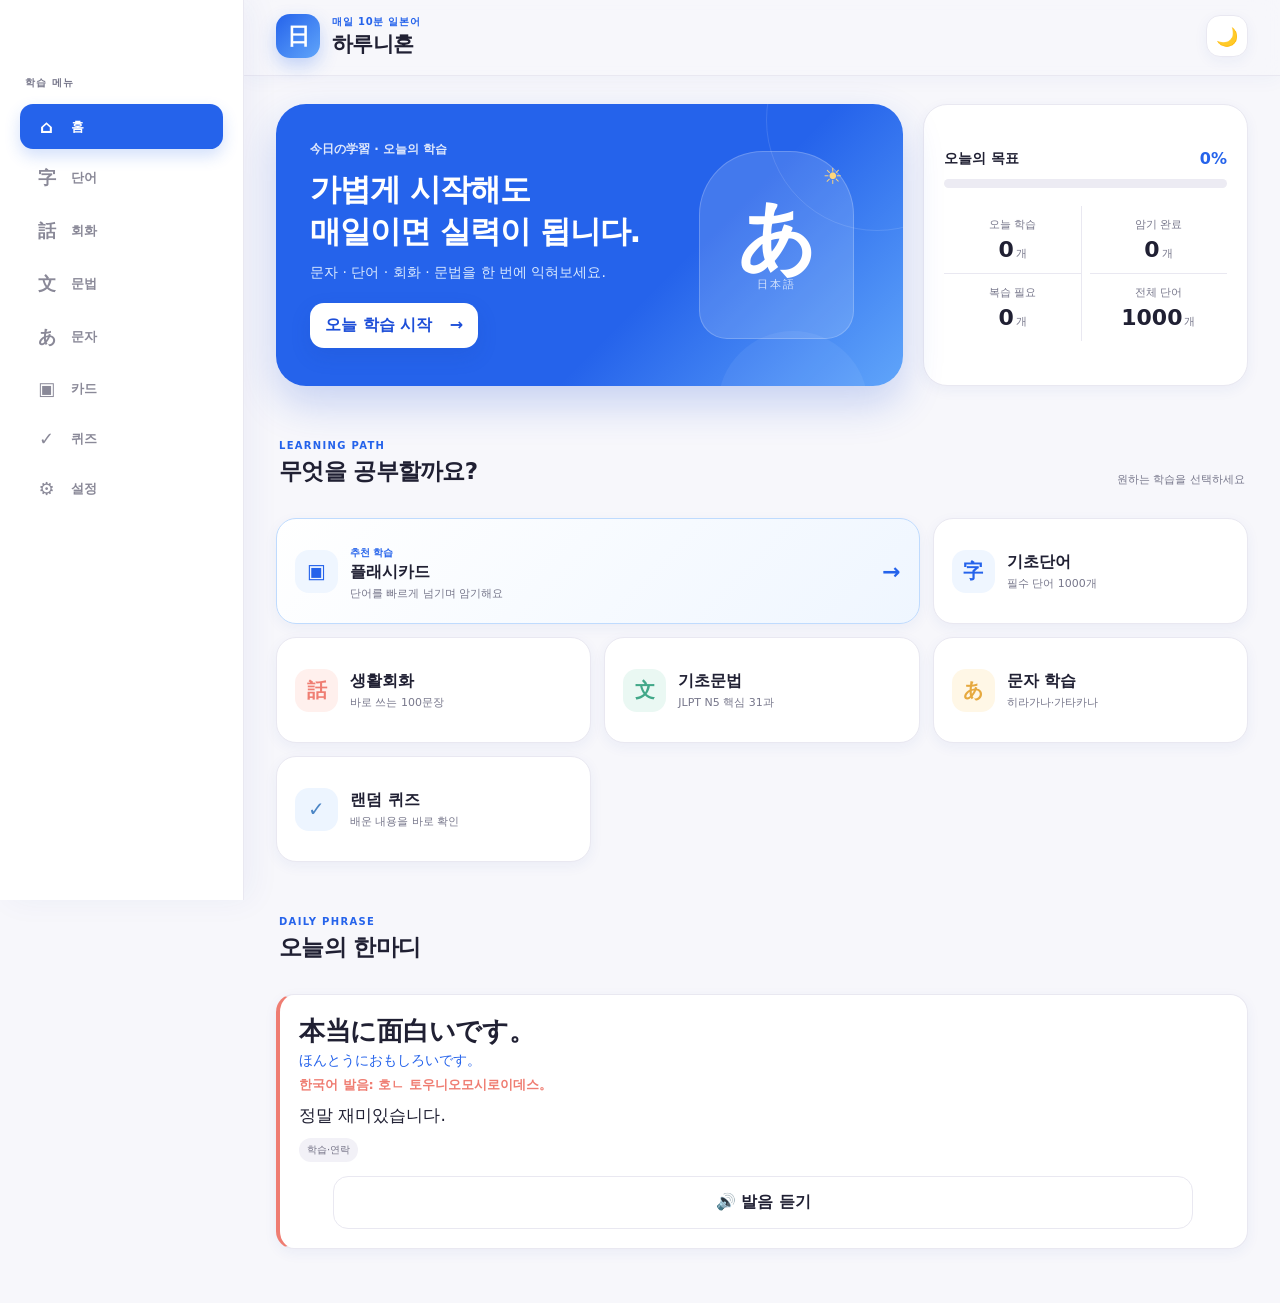
<file: index.html>
<!doctype html>
<html lang="ko">
<head>
  <meta charset="utf-8">
  <meta name="viewport" content="width=device-width,initial-scale=1,viewport-fit=cover">
  <meta name="theme-color" content="#2563eb">
  <meta name="description" content="한국어 발음과 함께 배우는 초보자용 일본어 학습 앱">
  <meta name="apple-mobile-web-app-capable" content="yes">
  <meta name="apple-mobile-web-app-title" content="하루니혼">
  <link rel="manifest" href="manifest.webmanifest">
  <link rel="icon" href="icons/icon-192.png">
  <link rel="apple-touch-icon" href="icons/icon-192.png">
  <link rel="stylesheet" href="styles.css">
  <title>하루니혼 · 매일 10분 일본어</title>
</head>
<body>
<div class="app">
  <header class="app-header">
    <div class="brand">
      <div class="brand-mark" aria-hidden="true">日</div>
      <div class="brand-copy">
        <span class="eyebrow">매일 10분 일본어</span>
        <h1>하루니혼</h1>
      </div>
      <button id="themeBtn" class="icon-button" aria-label="다크 모드">🌙</button>
    </div>
  </header>

  <div id="installBanner" class="install">
    <div><b>하루니혼을 앱처럼 사용해 보세요</b><small>홈 화면에 설치하면 더 빠르게 시작할 수 있어요.</small></div>
    <button id="installBtn">설치</button>
  </div>

  <main>
    <section id="home" class="view active">
      <div class="hero-card">
        <div>
          <span class="hero-label">今日の学習 · 오늘의 학습</span>
          <h2>가볍게 시작해도<br>매일이면 실력이 됩니다.</h2>
          <p>문자 · 단어 · 회화 · 문법을 한 번에 익혀보세요.</p>
          <button class="hero-cta" data-go="card">오늘 학습 시작 <span>→</span></button>
        </div>
        <div class="hero-visual" aria-hidden="true">
          <span class="sun">☀</span><b>あ</b><small>日本語</small>
        </div>
      </div>

      <div class="today-panel">
        <div class="progress-copy"><span>오늘의 목표</span><b id="progressText">0%</b></div>
        <div class="bar"><span id="progressBar"></span></div>
        <div class="stats">
          <div class="stat"><span>오늘 학습</span><b id="todayCount">0</b><small>개</small></div>
          <div class="stat"><span>암기 완료</span><b id="memCount">0</b><small>개</small></div>
          <div class="stat"><span>복습 필요</span><b id="wrongCount">0</b><small>개</small></div>
          <div class="stat"><span>전체 단어</span><b>1000</b><small>개</small></div>
        </div>
      </div>

      <div class="section-heading"><div><span>LEARNING PATH</span><h2>무엇을 공부할까요?</h2></div><small>원하는 학습을 선택하세요</small></div>
      <div class="quick">
        <button class="quick-main" data-go="card"><span class="quick-icon">▣</span><div><em>추천 학습</em><h3>플래시카드</h3><p>단어를 빠르게 넘기며 암기해요</p></div><b>→</b></button>
        <button data-go="words"><span class="quick-icon indigo">字</span><div><h3>기초단어</h3><p>필수 단어 1000개</p></div></button>
        <button data-go="talk"><span class="quick-icon coral">話</span><div><h3>생활회화</h3><p>바로 쓰는 100문장</p></div></button>
        <button data-go="grammar"><span class="quick-icon mint">文</span><div><h3>기초문법</h3><p>JLPT N5 핵심 31과</p></div></button>
        <button data-go="kana"><span class="quick-icon gold">あ</span><div><h3>문자 학습</h3><p>히라가나·가타카나</p></div></button>
        <button data-go="quiz"><span class="quick-icon blue">✓</span><div><h3>랜덤 퀴즈</h3><p>배운 내용을 바로 확인</p></div></button>
      </div>

      <div class="section-heading"><div><span>DAILY PHRASE</span><h2>오늘의 한마디</h2></div></div>
      <div id="dailyTalk" class="card daily-card"></div>
    </section>

    <section id="kana" class="view"><div class="page-head"><span>KANA</span><h2>일본어 문자</h2><p>소리와 함께 천천히 익혀보세요.</p></div><div class="tabs"><button class="pill active" data-kana="hiragana">히라가나</button><button class="pill" data-kana="katakana">가타카나</button></div><div id="kanaGrid" class="kana-grid"></div></section>
    <section id="words" class="view"><div class="page-head"><span>VOCABULARY</span><h2>기초단어 1000</h2><p>일본어·읽기·한국어 발음을 함께 확인하세요.</p></div><div class="card continuous-player" data-player-panel="word"><div class="player-head"><div><span>AUTO LISTENING</span><h3>기초 어휘 연속 재생</h3><p>일본어를 듣고 잠시 따라 한 뒤 한국어 뜻을 Google 한국어 음성으로 들어요.</p></div><div class="player-badge" id="wordAutoBadge">대기</div></div><div class="player-now"><small>현재 재생</small><strong id="wordAutoJapanese">재생을 시작해 주세요</strong><span id="wordAutoKorean">일본어 → 한국어 뜻 순서</span></div><div class="player-settings"><label>음성 사이 간격<select id="wordAutoGap"><option value="1000">1초 · 빠르게</option><option value="1500" selected>1.5초 · 기본</option><option value="2000">2초 · 여유롭게</option></select></label><label>재생 범위<select id="wordAutoLimit"><option value="20">20개</option><option value="50" selected>50개</option><option value="100">100개</option><option value="all">검색 결과 전체</option></select></label></div><div class="player-controls"><button id="wordAutoStart" class="primary">▶ 연속 재생</button><button id="wordAutoStop">■ 정지</button></div><div id="wordAutoStatus" class="player-status">검색·필터 결과의 첫 항목부터 재생합니다.</div></div><div class="toolbar"><input id="wordSearch" class="search" placeholder="단어 또는 뜻 검색"><select id="wordStatus" class="select"><option value="all">전체</option><option value="fav">즐겨찾기</option><option value="mem">암기완료</option><option value="new">미암기</option></select></div><div id="wordCount" class="count"></div><div id="wordList"></div></section>
    <section id="talk" class="view"><div class="page-head"><span>CONVERSATION</span><h2>생활회화 100</h2><p>일본에서 실제로 자주 쓰는 표현부터 배워요.</p></div><div class="card continuous-player" data-player-panel="talk"><div class="player-head"><div><span>AUTO LISTENING</span><h3>기초 회화 연속 재생</h3><p>일본어 문장을 듣고 잠시 따라 한 뒤 한국어 뜻을 Google 한국어 음성으로 들어요.</p></div><div class="player-badge" id="talkAutoBadge">대기</div></div><div class="player-now"><small>현재 재생</small><strong id="talkAutoJapanese">재생을 시작해 주세요</strong><span id="talkAutoKorean">일본어 → 한국어 뜻 순서</span></div><div class="player-settings"><label>음성 사이 간격<select id="talkAutoGap"><option value="1000">1초 · 빠르게</option><option value="1500" selected>1.5초 · 기본</option><option value="2000">2초 · 여유롭게</option></select></label><label>재생 범위<select id="talkAutoLimit"><option value="10">10문장</option><option value="30" selected>30문장</option><option value="50">50문장</option><option value="all">검색 결과 전체</option></select></label></div><div class="player-controls"><button id="talkAutoStart" class="primary">▶ 연속 재생</button><button id="talkAutoStop">■ 정지</button></div><div id="talkAutoStatus" class="player-status">현재 선택한 카테고리의 첫 문장부터 재생합니다.</div></div><div class="toolbar"><input id="talkSearch" class="search" placeholder="회화 또는 뜻 검색"><select id="talkCategory" class="select"><option value="all">전체 카테고리</option></select></div><div id="talkCount" class="count"></div><div id="talkList"></div></section>
    <section id="grammar" class="view"><div class="page-head"><span>GRAMMAR</span><h2>기초문법 N5</h2><p>문형 → 설명 → 예문 순서로 이해해요.</p></div><div class="toolbar"><input id="grammarSearch" class="search" placeholder="문형·제목·설명 검색"><select id="grammarUnit" class="select"><option value="all">전체 단원</option></select></div><div class="card grammar-progress"><div class="progress-head"><b>문법 학습 진도</b><span id="grammarProgressText">0 / 31</span></div><div class="bar"><span id="grammarProgressBar"></span></div></div><div id="grammarCount" class="count"></div><div id="grammarList"></div></section>
    <section id="card" class="view"><div class="page-head"><span>FLASH CARD</span><h2>플래시카드</h2><p>먼저 떠올리고, 답을 확인하세요.</p></div><div class="tabs"><button class="pill active" data-card-mode="word">단어</button><button class="pill" data-card-mode="talk">회화</button></div><div id="flash" class="card flash"><small id="flashIndex"></small><div id="flashMain" class="big"></div><div id="flashAnswer" class="answer"><div id="flashReading" class="reading"></div><div id="flashKo" class="ko"></div></div></div><div class="study-controls"><button id="speakCard">🔊 발음 듣기</button><button id="autoSpeak">자동재생 꺼짐</button><button id="revealCard" class="primary">뜻 보기</button><button id="nextCard">다음 카드</button><button id="againCard">다시 보기</button><button id="memorizeCard" class="success">✓ 암기 완료</button></div></section>
    <section id="quiz" class="view"><div class="page-head"><span>QUIZ</span><h2>랜덤 퀴즈</h2><p>정답을 고르고 바로 복습하세요.</p></div><div class="tabs"><button class="pill active" data-quiz-mode="word">단어</button><button class="pill" data-quiz-mode="talk">회화</button></div><div class="card quiz-card"><div id="quizStatus" class="count">정답을 골라보세요</div><div id="quizQ" class="quiz-q"></div><div id="quizOptions"></div></div><button id="nextQuiz" class="full-button primary">다음 문제</button></section>
    <section id="wrong" class="view"><div class="page-head"><span>REVIEW</span><h2>오답노트</h2><p>틀린 표현만 모아서 다시 학습해요.</p></div><div class="tabs"><button class="pill active" data-wrong-mode="word">단어</button><button class="pill" data-wrong-mode="talk">회화</button></div><div id="wrongList"></div></section>
    <section id="settings" class="view"><div class="page-head"><span>SETTINGS</span><h2>설정</h2><p>나에게 편한 학습 환경을 만들어요.</p></div><div class="card settings-card"><button id="fontBtn" class="setting-row"><span><b>큰 글자 모드</b><small>학습 카드의 글자를 더 크게 표시</small></span><em>꺼짐</em></button><button id="resetBtn" class="setting-row danger"><span><b>학습 기록 초기화</b><small>암기·오답·진도 기록을 모두 삭제</small></span><em>초기화</em></button><p class="storage-note">학습 기록은 현재 기기의 브라우저에 안전하게 저장됩니다.</p></div></section>
  </main>

  <nav aria-label="주요 메뉴">
    <button class="active" data-nav="home"><span>⌂</span>홈</button>
    <button data-nav="words"><span>字</span>단어</button>
    <button data-nav="talk"><span>話</span>회화</button>
    <button data-nav="grammar"><span>文</span>문법</button>
    <button data-nav="kana"><span>あ</span>문자</button>
    <button data-nav="card"><span>▣</span>카드</button>
    <button data-nav="quiz"><span>✓</span>퀴즈</button>
    <button data-nav="settings"><span>⚙</span>설정</button>
  </nav>
</div>
<script src="data.js"></script><script src="grammar.js"></script><script src="app.js"></script>
</body></html>
</file>
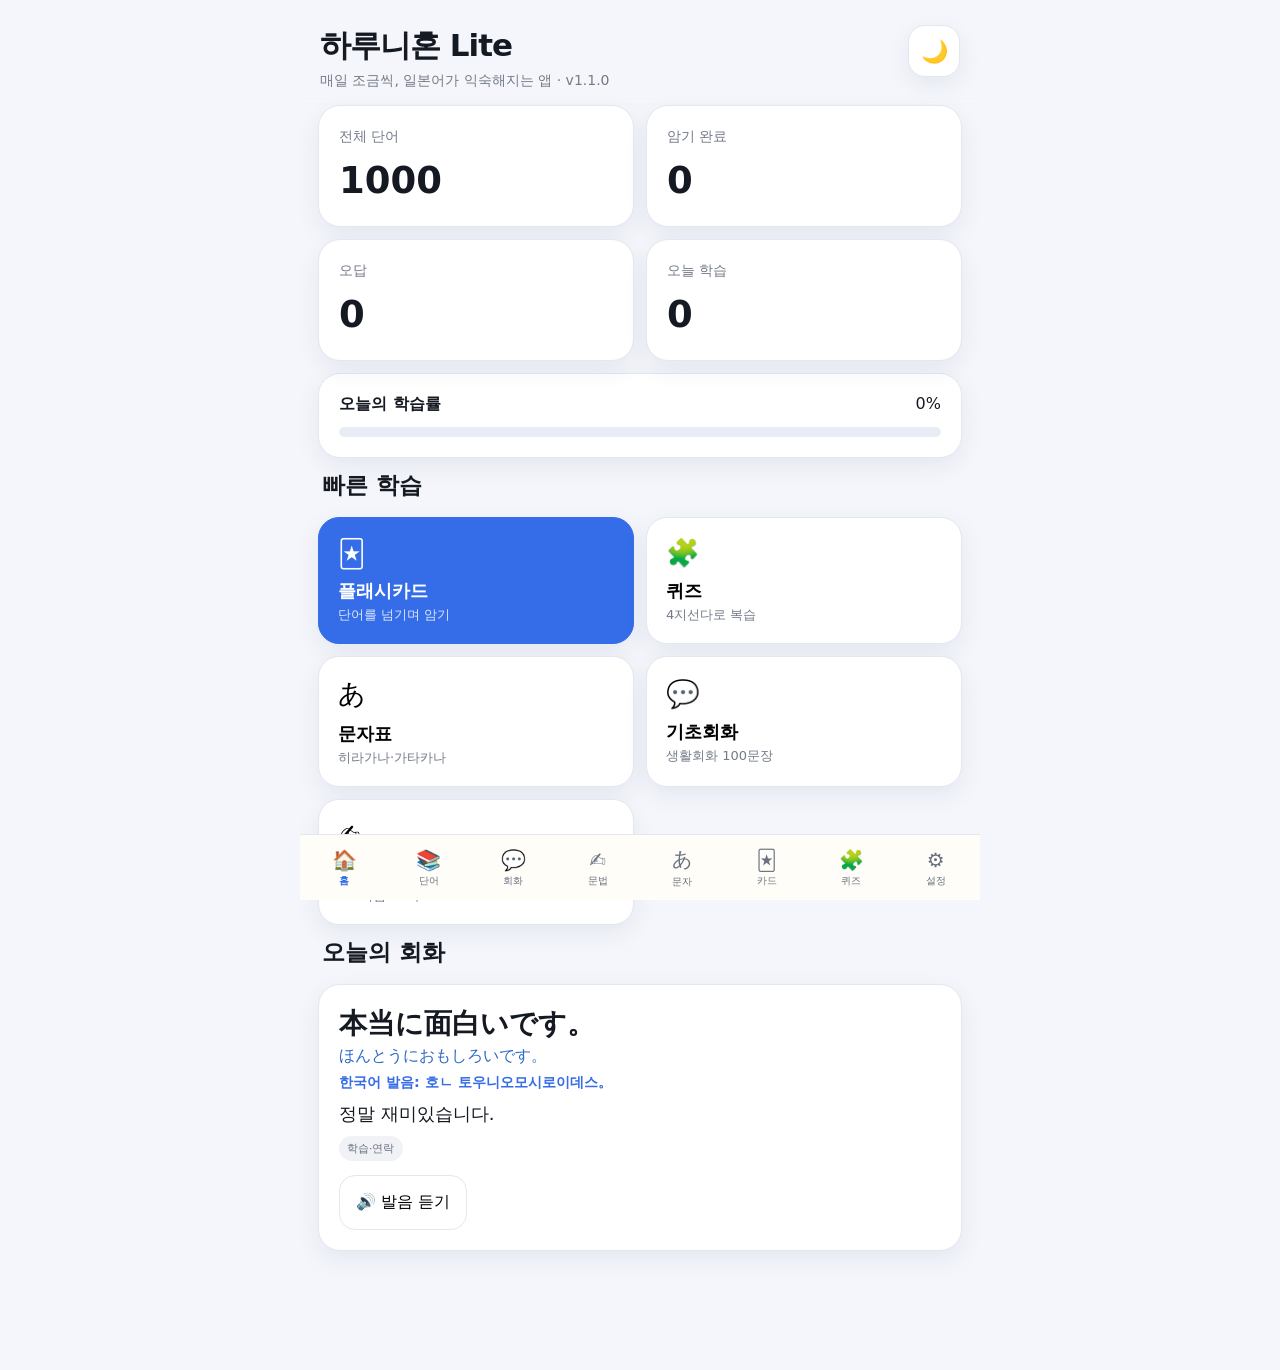
<file: web/index.html>
<!doctype html><html lang="ko"><head><meta charset="utf-8"><meta name="viewport" content="width=device-width,initial-scale=1,viewport-fit=cover"><meta name="theme-color" content="#356de8"><meta name="description" content="히라가나, 가타카나, 기초단어 1000개, 생활회화 100문장과 기초문법을 학습하는 일본어 앱"><meta name="apple-mobile-web-app-capable" content="yes"><meta name="apple-mobile-web-app-title" content="하루니혼 Lite"><link rel="manifest" href="manifest.webmanifest"><link rel="icon" href="icons/icon-192.png"><link rel="apple-touch-icon" href="icons/icon-192.png"><link rel="stylesheet" href="styles.css"><title>하루니혼 Lite</title></head><body><div class="app"><header><div class="brand"><div><h1>하루니혼 Lite</h1><p>매일 조금씩, 일본어가 익숙해지는 앱 · v1.1.0</p></div><button id="themeBtn" class="icon-button" aria-label="다크 모드">🌙</button></div></header><div id="installBanner" class="install"><div><b>앱으로 설치하기</b><small>홈 화면에서 오프라인으로 사용할 수 있어요.</small></div><button id="installBtn">설치</button></div><main>
<section id="home" class="view active"><div class="stats"><div class="card stat"><span>전체 단어</span><b>1000</b></div><div class="card stat"><span>암기 완료</span><b id="memCount">0</b></div><div class="card stat"><span>오답</span><b id="wrongCount">0</b></div><div class="card stat"><span>오늘 학습</span><b id="todayCount">0</b></div></div><div class="card progress"><div class="progress-head"><b>오늘의 학습률</b><span id="progressText">0%</span></div><div class="bar"><span id="progressBar"></span></div></div><h2 class="section-title">빠른 학습</h2><div class="quick"><button class="primary" data-go="card"><div class="emoji">🃏</div><h3>플래시카드</h3><p>단어를 넘기며 암기</p></button><button data-go="quiz"><div class="emoji">🧩</div><h3>퀴즈</h3><p>4지선다로 복습</p></button><button data-go="kana"><div class="emoji">あ</div><h3>문자표</h3><p>히라가나·가타카나</p></button><button data-go="talk"><div class="emoji">💬</div><h3>기초회화</h3><p>생활회화 100문장</p></button><button data-go="grammar"><div class="emoji">✍️</div><h3>기초문법</h3><p>N5 핵심 31과</p></button></div><h2 class="section-title">오늘의 회화</h2><div id="dailyTalk" class="card"></div></section>
<section id="kana" class="view"><h2 class="section-title">문자 학습</h2><div class="tabs"><button class="pill active" data-kana="hiragana">히라가나</button><button class="pill" data-kana="katakana">가타카나</button></div><div id="kanaGrid" class="kana-grid"></div></section>
<section id="words" class="view"><h2 class="section-title">기초단어 1000</h2><div class="toolbar"><input id="wordSearch" class="search" placeholder="일본어·읽기·한국어 발음·뜻 검색"><select id="wordStatus" class="select"><option value="all">전체</option><option value="fav">즐겨찾기</option><option value="mem">암기완료</option><option value="new">미암기</option></select></div><div id="wordCount" class="count"></div><div id="wordList"></div></section>
<section id="talk" class="view"><h2 class="section-title">기초회화 100문장</h2><div class="toolbar"><input id="talkSearch" class="search" placeholder="일본어·읽기·한국어 발음·뜻 검색"><select id="talkCategory" class="select"><option value="all">전체 카테고리</option></select></div><div id="talkCount" class="count"></div><div id="talkList"></div></section>

<section id="grammar" class="view"><h2 class="section-title">기초문법 N5</h2><div class="toolbar"><input id="grammarSearch" class="search" placeholder="문형·제목·설명 검색"><select id="grammarUnit" class="select"><option value="all">전체 단원</option></select></div><div class="card grammar-progress"><div class="progress-head"><b>문법 학습 진도</b><span id="grammarProgressText">0 / 31</span></div><div class="bar"><span id="grammarProgressBar"></span></div></div><div id="grammarCount" class="count"></div><div id="grammarList"></div></section>
<section id="card" class="view"><h2 class="section-title">플래시카드</h2><div class="tabs"><button class="pill active" data-card-mode="word">단어</button><button class="pill" data-card-mode="talk">회화</button></div><div id="flash" class="card flash"><small id="flashIndex"></small><div id="flashMain" class="big"></div><div id="flashAnswer" class="answer"><div id="flashReading" class="reading"></div><div id="flashKo" class="ko"></div></div></div><div class="study-controls"><button id="speakCard">🔊 발음</button><button id="autoSpeak">자동재생 꺼짐</button><button id="revealCard">뜻 보기</button><button id="nextCard">다음</button><button id="againCard">다시 보기</button><button id="memorizeCard" class="primary">암기 완료</button></div></section>
<section id="quiz" class="view"><h2 class="section-title">랜덤 퀴즈</h2><div class="tabs"><button class="pill active" data-quiz-mode="word">단어</button><button class="pill" data-quiz-mode="talk">회화</button></div><div class="card"><div id="quizStatus" class="count">정답을 골라보세요</div><div id="quizQ" class="quiz-q"></div><div id="quizOptions"></div></div><button id="nextQuiz" class="full-button">다음 문제</button></section>
<section id="wrong" class="view"><h2 class="section-title">오답노트</h2><div class="tabs"><button class="pill active" data-wrong-mode="word">단어</button><button class="pill" data-wrong-mode="talk">회화</button></div><div id="wrongList"></div></section>
<section id="settings" class="view"><h2 class="section-title">설정</h2><div class="card"><button id="fontBtn" class="full-button">글자 크게 보기: 꺼짐</button><button id="resetBtn" class="full-button" style="margin-top:10px">학습 기록 초기화</button><p class="count">학습 기록은 이 기기의 브라우저에 저장됩니다.</p></div></section>
</main><nav><button class="active" data-nav="home"><span>🏠</span>홈</button><button data-nav="words"><span>📚</span>단어</button><button data-nav="talk"><span>💬</span>회화</button><button data-nav="grammar"><span>✍️</span>문법</button><button data-nav="kana"><span>あ</span>문자</button><button data-nav="card"><span>🃏</span>카드</button><button data-nav="quiz"><span>🧩</span>퀴즈</button><button data-nav="settings"><span>⚙️</span>설정</button></nav></div><script src="data.js"></script><script src="grammar.js"></script><script src="app.js"></script></body></html>
</file>
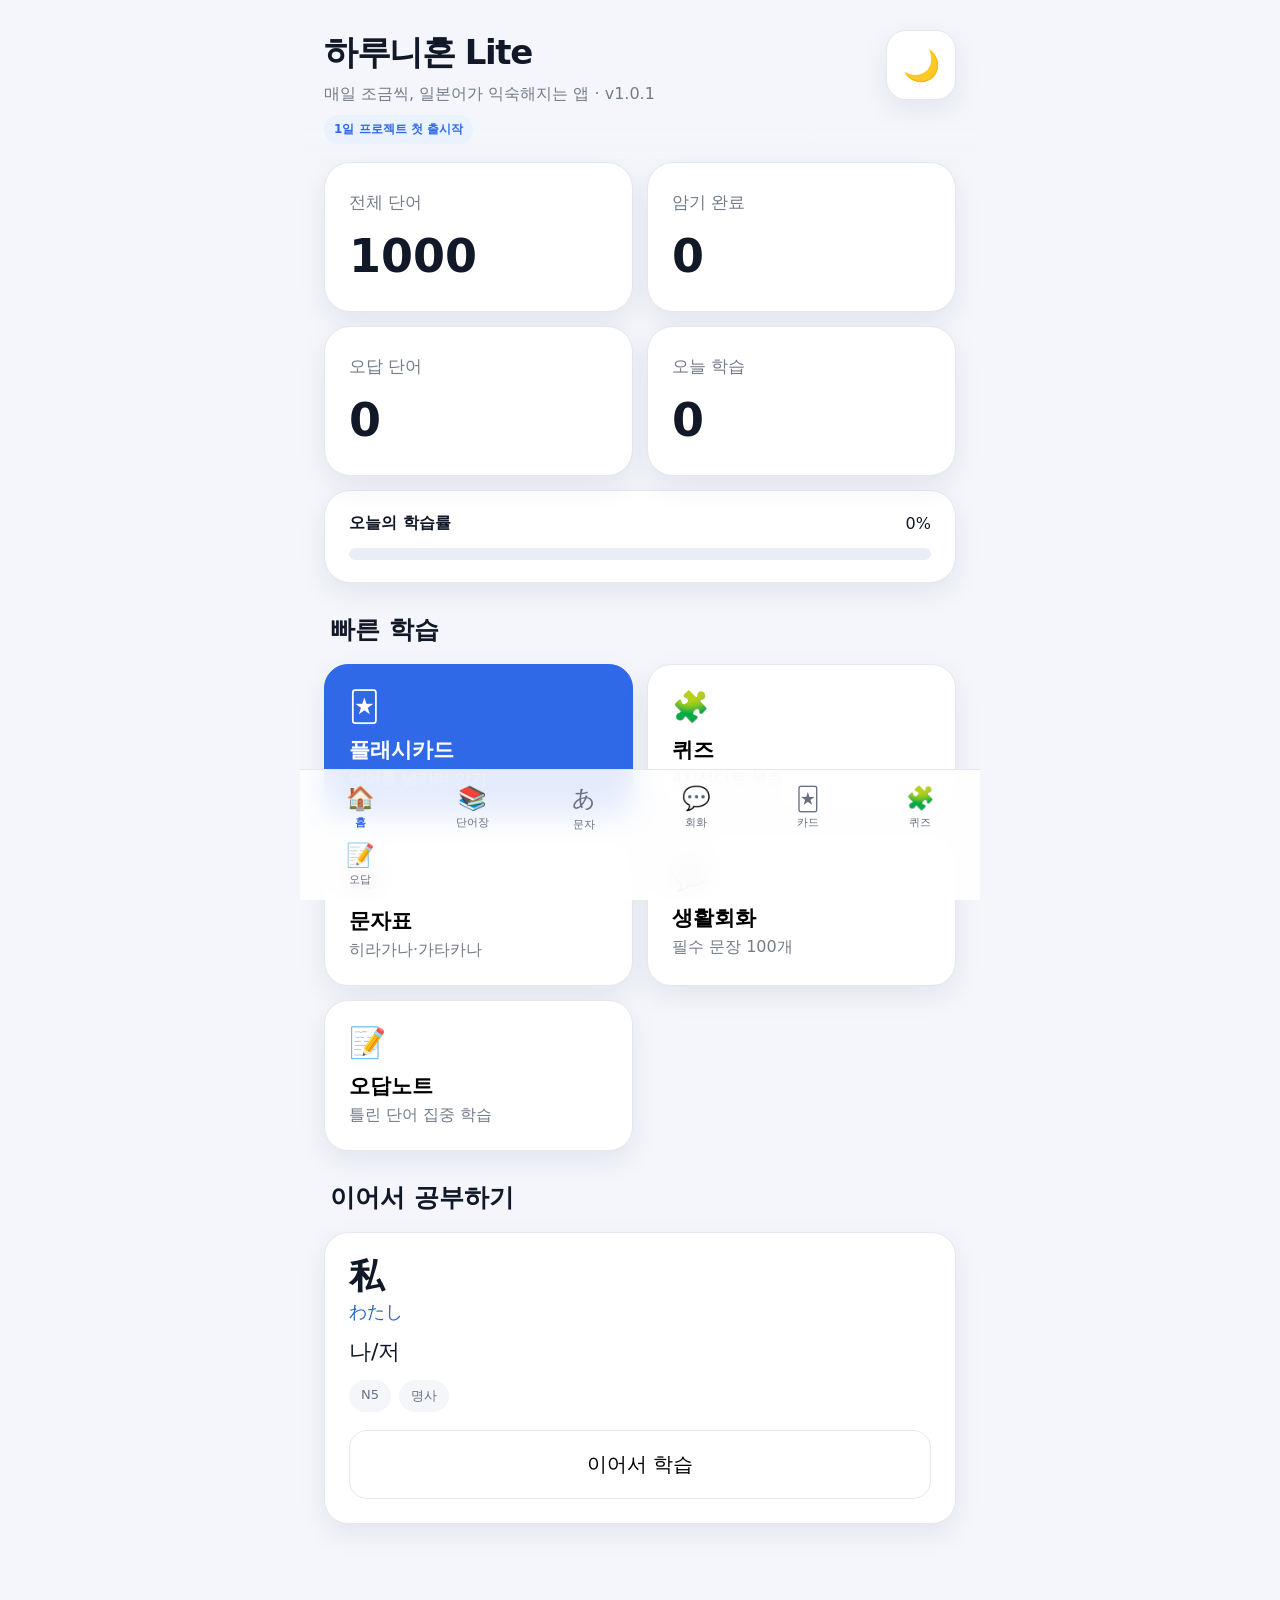
<file: app/src/main/assets/www/index.html>
<!doctype html>
<html lang="ko">
<head>
<meta charset="utf-8">
<meta name="viewport" content="width=device-width,initial-scale=1,viewport-fit=cover">
<meta name="theme-color" content="#2f69e8">
<meta name="description" content="히라가나, 가타카나, 기초단어, 플래시카드, 퀴즈, 오답노트를 제공하는 일본어 학습 앱">
<meta name="application-name" content="하루니혼 Lite">
<meta name="apple-mobile-web-app-capable" content="yes">
<meta name="apple-mobile-web-app-status-bar-style" content="default">
<meta name="apple-mobile-web-app-title" content="하루니혼 Lite">
<link rel="manifest" href="manifest.webmanifest">
<link rel="apple-touch-icon" href="icons/icon-192.png">
<link rel="icon" href="icons/icon-192.png">
<title>하루니혼 Lite</title>
<style>
:root{
  --bg:#f4f6fb;--card:#fff;--ink:#111827;--muted:#747b89;--line:#e4e7ef;
  --blue:#2f69e8;--blue2:#eaf1ff;--green:#25a66f;--red:#c43d3d;--yellow:#ffd43b;
  --shadow:0 10px 28px rgba(20,32,68,.08);--r:22px
}
*{box-sizing:border-box}
html,body{margin:0;background:var(--bg);color:var(--ink);font-family:system-ui,-apple-system,"Noto Sans KR","Noto Sans JP",sans-serif}
button,input,select{font:inherit}
.app{max-width:680px;margin:auto;min-height:100vh;padding-bottom:94px}
header{padding:30px 24px 18px;position:sticky;top:0;z-index:10;background:linear-gradient(var(--bg) 82%,transparent)}
.brand{display:flex;justify-content:space-between;align-items:flex-start}
.brand h1{font-size:34px;margin:0 0 8px;letter-spacing:-1.4px}
.brand p{margin:0;color:var(--muted);font-size:16px}
.theme{width:70px;height:70px;border:1px solid var(--line);background:white;border-radius:20px;font-size:30px;box-shadow:var(--shadow)}
main{padding:0 24px 24px}
.view{display:none}.view.active{display:block}
.section-title{font-size:25px;margin:30px 6px 18px}
.stats{display:grid;grid-template-columns:1fr 1fr;gap:14px}
.stat{background:white;border:1px solid var(--line);border-radius:26px;padding:28px 24px;min-height:150px;box-shadow:var(--shadow)}
.stat .label{color:var(--muted);font-size:17px}.stat b{display:block;font-size:46px;margin-top:15px}
.progress-card{margin-top:14px;background:white;border:1px solid var(--line);border-radius:26px;padding:22px 24px;box-shadow:var(--shadow)}
.progress-row{display:flex;justify-content:space-between;align-items:center}
.bar{height:12px;border-radius:999px;background:#e9edf6;overflow:hidden;margin-top:14px}
.bar span{display:block;height:100%;background:var(--blue);width:0}
.quick{display:grid;grid-template-columns:1fr 1fr;gap:14px}
.quick button{min-height:130px;text-align:left;border:1px solid var(--line);background:white;border-radius:24px;padding:24px;box-shadow:var(--shadow)}
.quick button.primary{background:var(--blue);color:white;border-color:var(--blue)}
.quick .icon{font-size:30px}.quick h3{margin:12px 0 5px;font-size:21px}.quick p{margin:0;color:var(--muted)}
.quick .primary p{color:#dbe7ff}
.card{background:white;border:1px solid var(--line);border-radius:24px;padding:24px;box-shadow:var(--shadow)}
.word-card{margin-bottom:14px;display:grid;grid-template-columns:1fr auto;gap:14px}
.word-jp{font-size:35px;font-weight:800;line-height:1.1}.reading{color:#2869c8;font-size:18px;margin-top:4px}
.meaning{font-size:22px;margin:13px 0}.chips{display:flex;gap:8px;flex-wrap:wrap}
.chip{background:#f4f6fa;color:#697183;padding:7px 12px;border-radius:999px;font-size:13px}
.example{color:#727987;line-height:1.55;margin-top:16px}
.actions{display:flex;gap:8px;align-items:flex-start;flex-wrap:wrap;justify-content:flex-end}
.iconbtn{min-width:58px;height:58px;border:1px solid var(--line);background:white;border-radius:16px;font-size:22px}
.textbtn{height:58px;border:1px solid var(--line);background:white;border-radius:16px;padding:0 18px;font-size:17px}
.textbtn.danger{color:var(--red)}
.search{width:100%;padding:18px 20px;border:1px solid var(--line);border-radius:18px;background:white;font-size:18px;margin-bottom:14px}
.filters{display:grid;grid-template-columns:1fr 1fr;gap:12px;margin-bottom:18px}
.filters select{padding:17px;border:1px solid var(--line);border-radius:18px;background:white}
.fab{position:fixed;right:max(24px,calc((100vw - 680px)/2 + 24px));bottom:112px;width:72px;height:72px;border-radius:50%;border:0;background:var(--blue);color:white;font-size:42px;box-shadow:0 12px 28px rgba(47,105,232,.35)}
.kana-tabs{display:flex;gap:10px;margin-bottom:15px;overflow:auto}
.pill{border:1px solid var(--line);background:white;border-radius:999px;padding:11px 16px;white-space:nowrap}
.pill.active{background:var(--blue);color:white;border-color:var(--blue)}
.kana-grid{display:grid;grid-template-columns:repeat(5,1fr);gap:10px}
.kana{border:1px solid var(--line);background:white;border-radius:17px;padding:16px 4px;box-shadow:0 4px 14px rgba(20,32,68,.05)}
.kana b{display:block;font-size:27px}.kana small{color:var(--muted)}
.study-wrap{text-align:center}
.flash{min-height:430px;display:flex;flex-direction:column;justify-content:center;align-items:center}
.flash small{color:var(--muted);font-size:16px}.flash .big{font-size:58px;font-weight:800;margin:20px 0}
.flash .answer{display:none}.flash.show .answer{display:block}.flash .answer .ko{font-size:28px}
.study-buttons{display:grid;grid-template-columns:1fr 1fr;gap:12px;margin-top:18px}
.study-buttons button{padding:20px;border-radius:18px;border:1px solid var(--line);background:transparent;font-size:18px}
.study-buttons .done{background:var(--blue);color:white;border-color:var(--blue)}
.quiz-card .lead{color:var(--muted);margin-bottom:25px}.quiz-q{font-size:31px;font-weight:800;margin:10px 0 28px}
.option{display:block;width:100%;text-align:left;padding:20px;border:1px solid var(--line);border-radius:18px;background:white;margin:11px 0;font-size:18px}
.option.correct{background:#e9f8f1;border-color:#27aa72}.option.wrong{background:#fdecec;border-color:#d85252}
.next{width:100%;padding:20px;border-radius:18px;border:1px solid var(--line);background:white;font-size:20px;margin-top:18px}
.empty{text-align:center;color:var(--muted);padding:50px 20px}
nav{position:fixed;bottom:0;left:0;right:0;max-width:680px;margin:auto;background:#fffd;border-top:1px solid var(--line);backdrop-filter:blur(15px);display:grid;grid-template-columns:repeat(6,1fr);padding:8px 4px calc(8px + env(safe-area-inset-bottom));z-index:20}
nav button{border:0;background:none;color:#687080;font-size:11px;padding:5px 0}nav button span{display:block;font-size:23px;margin-bottom:3px}nav button.active{color:var(--blue);font-weight:700}
@media(max-width:430px){
  header{padding:24px 18px 14px}main{padding:0 18px 20px}.brand h1{font-size:31px}
  .theme{width:62px;height:62px}.stat{min-height:130px;padding:23px 20px}.stat b{font-size:40px}
  .quick button{min-height:116px;padding:20px}.word-card{grid-template-columns:1fr}.actions{justify-content:flex-start}
  .word-jp{font-size:31px}.kana-grid{gap:8px}.kana{padding:14px 2px}
}

.install-banner{display:none;margin:0 24px 18px;padding:16px 18px;background:#eaf1ff;border:1px solid #cddcff;border-radius:18px;align-items:center;gap:12px}
.install-banner.show{display:flex}.install-banner .grow{flex:1}.install-banner b{display:block;margin-bottom:3px}.install-banner small{color:#5d6b83}
.install-banner button{border:0;background:var(--blue);color:white;border-radius:13px;padding:11px 15px}
.release-badge{display:inline-block;margin-top:10px;background:#eaf1ff;color:#2f69e8;padding:6px 10px;border-radius:999px;font-size:12px;font-weight:700}
body.dark{--bg:#11151d;--card:#1a202b;--ink:#f1f5f9;--muted:#9aa6b7;--line:#30394a;--blue2:#1f3158}
body.dark header{background:linear-gradient(var(--bg) 82%,transparent)}
body.dark .theme,body.dark .stat,body.dark .progress-card,body.dark .quick button,body.dark .card,body.dark .search,
body.dark .filters select,body.dark .kana,body.dark .option,body.dark .next,body.dark .iconbtn,body.dark .textbtn{background:var(--card);color:var(--ink)}
body.dark nav{background:#171c25f2}body.dark .chip{background:#293140;color:#c3ccda}
body.dark .install-banner{background:#18294d;border-color:#29447a}

</style>
</head>
<body>
<div class="app">
<header>
  <div class="brand">
    <div><h1>하루니혼 Lite</h1><p>매일 조금씩, 일본어가 익숙해지는 앱 · v1.0.1</p><span class="release-badge">1일 프로젝트 첫 출시작</span></div>
    <button class="theme" onclick="toggleTheme()">🌙</button>
  </div>
</header>
<div id="installBanner" class="install-banner">
<div class="grow"><b>앱으로 설치하기</b><small>홈 화면에서 전체화면·오프라인으로 사용할 수 있어요.</small></div>
<button id="installBtn">설치</button></div>
<main>
<section id="home" class="view active">
  <div class="stats">
    <div class="stat"><span class="label">전체 단어</span><b id="totalWords">1000</b></div>
    <div class="stat"><span class="label">암기 완료</span><b id="memorizedCount">0</b></div>
    <div class="stat"><span class="label">오답 단어</span><b id="wrongCount">0</b></div>
    <div class="stat"><span class="label">오늘 학습</span><b id="todayCount">0</b></div>
  </div>
  <div class="progress-card">
    <div class="progress-row"><b>오늘의 학습률</b><span id="progressText">0%</span></div>
    <div class="bar"><span id="progressBar"></span></div>
  </div>

  <h2 class="section-title">빠른 학습</h2>
  <div class="quick">
    <button class="primary" onclick="go('card')"><div class="icon">🃏</div><h3>플래시카드</h3><p>단어를 넘기며 암기</p></button>
    <button onclick="go('quiz')"><div class="icon">🧩</div><h3>퀴즈</h3><p>4지선다로 복습</p></button>
    <button onclick="go('kana')"><div class="icon">あ</div><h3>문자표</h3><p>히라가나·가타카나</p></button>
    <button onclick="go('talk')"><div class="icon">💬</div><h3>생활회화</h3><p>필수 문장 100개</p></button>
    <button onclick="go('wrong')"><div class="icon">📝</div><h3>오답노트</h3><p>틀린 단어 집중 학습</p></button>
  </div>

  <h2 class="section-title">이어서 공부하기</h2>
  <div id="continueCard" class="card"></div>
</section>

<section id="kana" class="view">
  <h2 class="section-title" style="margin-top:4px">문자 학습</h2>
  <div class="kana-tabs">
    <button class="pill active" onclick="setKana('hiragana',this)">히라가나</button>
    <button class="pill" onclick="setKana('katakana',this)">가타카나</button>
  </div>
  <div id="kanaGrid" class="kana-grid"></div>
</section>

<section id="words" class="view">
  <input class="search" id="search" placeholder="일본어, 읽기, 뜻 검색" oninput="renderWords()">
  <div class="filters">
    <select id="levelFilter" onchange="renderWords()"><option>전체 난이도</option><option>N5</option></select>
    <select id="statusFilter" onchange="renderWords()"><option>전체 상태</option><option>암기완료</option><option>즐겨찾기</option><option>미암기</option></select>
  </div>
  <div id="wordList"></div>
  <button class="fab" onclick="alert('사용자 단어 추가 기능은 다음 버전에서 연결합니다.')">＋</button>
</section>

<section id="talk" class="view">
  <h2 class="section-title" style="margin-top:4px">생활회화 100문장</h2>
  <input class="search" id="talkSearch" placeholder="일본어, 읽기, 한국어 뜻 검색" oninput="renderTalk()">
  <div id="talkCount" class="lead" style="margin:14px 4px"></div>
  <div id="talkList"></div>
</section>

<section id="card" class="view">
  <div class="card study-wrap">
    <div id="flash" class="flash" onclick="revealCard()">
      <small id="cardIndex">1 / 1000</small>
      <div class="big" id="cardJP"></div>
      <div class="answer"><div class="reading" id="cardReading"></div><div class="ko" id="cardKO"></div></div>
    </div>
  </div>
  <div class="study-buttons">
    <button onclick="speakCurrentCard()">🔊 발음 듣기</button>
    <button id="autoSpeakBtn" onclick="toggleAutoSpeak()">자동재생 꺼짐</button>
    <button onclick="revealCard()">뜻 보기</button>
    <button onclick="nextCard()">다음</button>
    <button onclick="repeatCard()">다시 보기</button>
    <button class="done" onclick="memorizeCurrent()">암기 완료</button>
  </div>
</section>

<section id="quiz" class="view">
  <div class="card quiz-card">
    <div class="lead" id="quizLead">정답을 골라보세요</div>
    <div class="quiz-q" id="quizQ"></div>
    <div id="quizOptions"></div>
  </div>
  <button class="next" onclick="nextQuiz()">다음 문제</button>
</section>

<section id="wrong" class="view">
  <h2 class="section-title" style="margin-top:4px">오답노트</h2>
  <div id="wrongList"></div>
</section>
</main>

<nav>
  <button class="active" data-v="home" onclick="go('home',this)"><span>🏠</span>홈</button>
  <button data-v="words" onclick="go('words',this)"><span>📚</span>단어장</button>
  <button data-v="kana" onclick="go('kana',this)"><span>あ</span>문자</button>
  <button data-v="talk" onclick="go('talk',this)"><span>💬</span>회화</button>
  <button data-v="card" onclick="go('card',this)"><span>🃏</span>카드</button>
  <button data-v="quiz" onclick="go('quiz',this)"><span>🧩</span>퀴즈</button>
  <button data-v="wrong" onclick="go('wrong',this)"><span>📝</span>오답</button>
</nav>
</div>

<script>
const DATA={"hiragana": [["あ", "a"], ["い", "i"], ["う", "u"], ["え", "e"], ["お", "o"], ["か", "ka"], ["き", "ki"], ["く", "ku"], ["け", "ke"], ["こ", "ko"], ["さ", "sa"], ["し", "shi"], ["す", "su"], ["せ", "se"], ["そ", "so"], ["た", "ta"], ["ち", "chi"], ["つ", "tsu"], ["て", "te"], ["と", "to"], ["な", "na"], ["に", "ni"], ["ぬ", "nu"], ["ね", "ne"], ["の", "no"], ["は", "ha"], ["ひ", "hi"], ["ふ", "fu"], ["へ", "he"], ["ほ", "ho"], ["ま", "ma"], ["み", "mi"], ["む", "mu"], ["め", "me"], ["も", "mo"], ["や", "ya"], ["ゆ", "yu"], ["よ", "yo"], ["ら", "ra"], ["り", "ri"], ["る", "ru"], ["れ", "re"], ["ろ", "ro"], ["わ", "wa"], ["を", "wo"], ["ん", "n"], ["が", "ga"], ["ぎ", "gi"], ["ぐ", "gu"], ["げ", "ge"], ["ご", "go"], ["ざ", "za"], ["じ", "ji"], ["ず", "zu"], ["ぜ", "ze"], ["ぞ", "zo"], ["だ", "da"], ["ぢ", "ji"], ["づ", "zu"], ["で", "de"], ["ど", "do"], ["ば", "ba"], ["び", "bi"], ["ぶ", "bu"], ["べ", "be"], ["ぼ", "bo"], ["ぱ", "pa"], ["ぴ", "pi"], ["ぷ", "pu"], ["ぺ", "pe"], ["ぽ", "po"], ["きゃ", "kya"], ["きゅ", "kyu"], ["きょ", "kyo"], ["しゃ", "sha"], ["しゅ", "shu"], ["しょ", "sho"], ["ちゃ", "cha"], ["ちゅ", "chu"], ["ちょ", "cho"], ["にゃ", "nya"], ["にゅ", "nyu"], ["にょ", "nyo"], ["ひゃ", "hya"], ["ひゅ", "hyu"], ["ひょ", "hyo"], ["みゃ", "mya"], ["みゅ", "myu"], ["みょ", "myo"], ["りゃ", "rya"], ["りゅ", "ryu"], ["りょ", "ryo"]], "katakana": [["ア", "a"], ["イ", "i"], ["ウ", "u"], ["エ", "e"], ["オ", "o"], ["カ", "ka"], ["キ", "ki"], ["ク", "ku"], ["ケ", "ke"], ["コ", "ko"], ["サ", "sa"], ["シ", "shi"], ["ス", "su"], ["セ", "se"], ["ソ", "so"], ["タ", "ta"], ["チ", "chi"], ["ツ", "tsu"], ["テ", "te"], ["ト", "to"], ["ナ", "na"], ["ニ", "ni"], ["ヌ", "nu"], ["ネ", "ne"], ["ノ", "no"], ["ハ", "ha"], ["ヒ", "hi"], ["フ", "fu"], ["ヘ", "he"], ["ホ", "ho"], ["マ", "ma"], ["ミ", "mi"], ["ム", "mu"], ["メ", "me"], ["モ", "mo"], ["ヤ", "ya"], ["ユ", "yu"], ["ヨ", "yo"], ["ラ", "ra"], ["リ", "ri"], ["ル", "ru"], ["レ", "re"], ["ロ", "ro"], ["ワ", "wa"], ["ヲ", "wo"], ["ン", "n"], ["ガ", "ga"], ["ギ", "gi"], ["グ", "gu"], ["ゲ", "ge"], ["ゴ", "go"], ["ザ", "za"], ["ジ", "ji"], ["ズ", "zu"], ["ゼ", "ze"], ["ゾ", "zo"], ["ダ", "da"], ["ヂ", "ji"], ["ヅ", "zu"], ["デ", "de"], ["ド", "do"], ["バ", "ba"], ["ビ", "bi"], ["ブ", "bu"], ["ベ", "be"], ["ボ", "bo"], ["パ", "pa"], ["ピ", "pi"], ["プ", "pu"], ["ペ", "pe"], ["ポ", "po"], ["キャ", "kya"], ["キュ", "kyu"], ["キョ", "kyo"], ["シャ", "sha"], ["シュ", "shu"], ["ショ", "sho"], ["チャ", "cha"], ["チュ", "chu"], ["チョ", "cho"], ["ニャ", "nya"], ["ニュ", "nyu"], ["ニョ", "nyo"], ["ヒャ", "hya"], ["ヒュ", "hyu"], ["ヒョ", "hyo"], ["ミャ", "mya"], ["ミュ", "myu"], ["ミョ", "myo"], ["リャ", "rya"], ["リュ", "ryu"], ["リョ", "ryo"]], "vocab": [{"jp": "私", "reading": "わたし", "ko": "나/저", "cat": "사람", "level": "N5", "pos": "명사", "example": "私を勉強します。", "exampleKo": "나/저을/를 공부합니다."}, {"jp": "あなた", "reading": "あなた", "ko": "당신", "cat": "사람", "level": "N5", "pos": "명사", "example": "あなたを勉強します。", "exampleKo": "당신을/를 공부합니다."}, {"jp": "人", "reading": "ひと", "ko": "사람", "cat": "사람", "level": "N5", "pos": "명사", "example": "人を勉強します。", "exampleKo": "사람을/를 공부합니다."}, {"jp": "友達", "reading": "ともだち", "ko": "친구", "cat": "사람", "level": "N5", "pos": "명사", "example": "友達を勉強します。", "exampleKo": "친구을/를 공부합니다."}, {"jp": "家族", "reading": "かぞく", "ko": "가족", "cat": "사람", "level": "N5", "pos": "명사", "example": "家族を勉強します。", "exampleKo": "가족을/를 공부합니다."}, {"jp": "父", "reading": "ちち", "ko": "아버지", "cat": "가족", "level": "N5", "pos": "명사", "example": "父を勉強します。", "exampleKo": "아버지을/를 공부합니다."}, {"jp": "母", "reading": "はは", "ko": "어머니", "cat": "가족", "level": "N5", "pos": "명사", "example": "母を勉強します。", "exampleKo": "어머니을/를 공부합니다."}, {"jp": "兄", "reading": "あに", "ko": "형/오빠", "cat": "가족", "level": "N5", "pos": "명사", "example": "兄を勉強します。", "exampleKo": "형/오빠을/를 공부합니다."}, {"jp": "姉", "reading": "あね", "ko": "누나/언니", "cat": "가족", "level": "N5", "pos": "명사", "example": "姉を勉強します。", "exampleKo": "누나/언니을/를 공부합니다."}, {"jp": "弟", "reading": "おとうと", "ko": "남동생", "cat": "가족", "level": "N5", "pos": "명사", "example": "弟を勉強します。", "exampleKo": "남동생을/를 공부합니다."}, {"jp": "妹", "reading": "いもうと", "ko": "여동생", "cat": "가족", "level": "N5", "pos": "명사", "example": "妹を勉強します。", "exampleKo": "여동생을/를 공부합니다."}, {"jp": "先生", "reading": "せんせい", "ko": "선생님", "cat": "사람", "level": "N5", "pos": "명사", "example": "先生を勉強します。", "exampleKo": "선생님을/를 공부합니다."}, {"jp": "学生", "reading": "がくせい", "ko": "학생", "cat": "사람", "level": "N5", "pos": "명사", "example": "学生を勉強します。", "exampleKo": "학생을/를 공부합니다."}, {"jp": "会社員", "reading": "かいしゃいん", "ko": "회사원", "cat": "사람", "level": "N5", "pos": "명사", "example": "会社員を勉強します。", "exampleKo": "회사원을/를 공부합니다."}, {"jp": "医者", "reading": "いしゃ", "ko": "의사", "cat": "사람", "level": "N5", "pos": "명사", "example": "医者を勉強します。", "exampleKo": "의사을/를 공부합니다."}, {"jp": "店員", "reading": "てんいん", "ko": "점원", "cat": "사람", "level": "N5", "pos": "명사", "example": "店員を勉強します。", "exampleKo": "점원을/를 공부합니다."}, {"jp": "名前", "reading": "なまえ", "ko": "이름", "cat": "기본", "level": "N5", "pos": "명사", "example": "名前を勉強します。", "exampleKo": "이름을/를 공부합니다."}, {"jp": "国", "reading": "くに", "ko": "나라", "cat": "기본", "level": "N5", "pos": "명사", "example": "国を勉強します。", "exampleKo": "나라을/를 공부합니다."}, {"jp": "日本", "reading": "にほん", "ko": "일본", "cat": "기본", "level": "N5", "pos": "명사", "example": "日本を勉強します。", "exampleKo": "일본을/를 공부합니다."}, {"jp": "韓国", "reading": "かんこく", "ko": "한국", "cat": "기본", "level": "N5", "pos": "명사", "example": "韓国を勉強します。", "exampleKo": "한국을/를 공부합니다."}, {"jp": "今日", "reading": "きょう", "ko": "오늘", "cat": "시간", "level": "N5", "pos": "표현", "example": "今日を勉強します。", "exampleKo": "오늘을/를 공부합니다."}, {"jp": "明日", "reading": "あした", "ko": "내일", "cat": "시간", "level": "N5", "pos": "표현", "example": "明日を勉強します。", "exampleKo": "내일을/를 공부합니다."}, {"jp": "昨日", "reading": "きのう", "ko": "어제", "cat": "시간", "level": "N5", "pos": "표현", "example": "昨日を勉強します。", "exampleKo": "어제을/를 공부합니다."}, {"jp": "朝", "reading": "あさ", "ko": "아침", "cat": "시간", "level": "N5", "pos": "표현", "example": "朝を勉強します。", "exampleKo": "아침을/를 공부합니다."}, {"jp": "昼", "reading": "ひる", "ko": "낮/점심", "cat": "시간", "level": "N5", "pos": "표현", "example": "昼を勉強します。", "exampleKo": "낮/점심을/를 공부합니다."}, {"jp": "夜", "reading": "よる", "ko": "밤", "cat": "시간", "level": "N5", "pos": "표현", "example": "夜を勉強します。", "exampleKo": "밤을/를 공부합니다."}, {"jp": "今", "reading": "いま", "ko": "지금", "cat": "시간", "level": "N5", "pos": "표현", "example": "今を勉強します。", "exampleKo": "지금을/를 공부합니다."}, {"jp": "時間", "reading": "じかん", "ko": "시간", "cat": "시간", "level": "N5", "pos": "표현", "example": "時間を勉強します。", "exampleKo": "시간을/를 공부합니다."}, {"jp": "分", "reading": "ふん", "ko": "분", "cat": "시간", "level": "N5", "pos": "표현", "example": "分を勉強します。", "exampleKo": "분을/를 공부합니다."}, {"jp": "日", "reading": "ひ", "ko": "날/해", "cat": "시간", "level": "N5", "pos": "표현", "example": "日を勉強します。", "exampleKo": "날/해을/를 공부합니다."}, {"jp": "週", "reading": "しゅう", "ko": "주", "cat": "시간", "level": "N5", "pos": "표현", "example": "週を勉強します。", "exampleKo": "주을/를 공부합니다."}, {"jp": "月", "reading": "つき", "ko": "달/월", "cat": "시간", "level": "N5", "pos": "표현", "example": "月を勉強します。", "exampleKo": "달/월을/를 공부합니다."}, {"jp": "年", "reading": "とし", "ko": "해/년", "cat": "시간", "level": "N5", "pos": "표현", "example": "年を勉強します。", "exampleKo": "해/년을/를 공부합니다."}, {"jp": "春", "reading": "はる", "ko": "봄", "cat": "계절", "level": "N5", "pos": "명사", "example": "春を勉強します。", "exampleKo": "봄을/를 공부합니다."}, {"jp": "夏", "reading": "なつ", "ko": "여름", "cat": "계절", "level": "N5", "pos": "명사", "example": "夏を勉強します。", "exampleKo": "여름을/를 공부합니다."}, {"jp": "秋", "reading": "あき", "ko": "가을", "cat": "계절", "level": "N5", "pos": "명사", "example": "秋を勉強します。", "exampleKo": "가을을/를 공부합니다."}, {"jp": "冬", "reading": "ふゆ", "ko": "겨울", "cat": "계절", "level": "N5", "pos": "명사", "example": "冬を勉強します。", "exampleKo": "겨울을/를 공부합니다."}, {"jp": "家", "reading": "いえ", "ko": "집", "cat": "장소", "level": "N5", "pos": "명사", "example": "家を勉強します。", "exampleKo": "집을/를 공부합니다."}, {"jp": "部屋", "reading": "へや", "ko": "방", "cat": "장소", "level": "N5", "pos": "명사", "example": "部屋を勉強します。", "exampleKo": "방을/를 공부합니다."}, {"jp": "学校", "reading": "がっこう", "ko": "학교", "cat": "장소", "level": "N5", "pos": "명사", "example": "学校を勉強します。", "exampleKo": "학교을/를 공부합니다."}, {"jp": "会社", "reading": "かいしゃ", "ko": "회사", "cat": "장소", "level": "N5", "pos": "명사", "example": "会社を勉強します。", "exampleKo": "회사을/를 공부합니다."}, {"jp": "駅", "reading": "えき", "ko": "역", "cat": "장소", "level": "N5", "pos": "명사", "example": "駅を勉強します。", "exampleKo": "역을/를 공부합니다."}, {"jp": "空港", "reading": "くうこう", "ko": "공항", "cat": "장소", "level": "N5", "pos": "명사", "example": "空港を勉強します。", "exampleKo": "공항을/를 공부합니다."}, {"jp": "病院", "reading": "びょういん", "ko": "병원", "cat": "장소", "level": "N5", "pos": "명사", "example": "病院を勉強します。", "exampleKo": "병원을/를 공부합니다."}, {"jp": "銀行", "reading": "ぎんこう", "ko": "은행", "cat": "장소", "level": "N5", "pos": "명사", "example": "銀行を勉強します。", "exampleKo": "은행을/를 공부합니다."}, {"jp": "郵便局", "reading": "ゆうびんきょく", "ko": "우체국", "cat": "장소", "level": "N5", "pos": "명사", "example": "郵便局を勉強します。", "exampleKo": "우체국을/를 공부합니다."}, {"jp": "店", "reading": "みせ", "ko": "가게", "cat": "장소", "level": "N5", "pos": "명사", "example": "店を勉強します。", "exampleKo": "가게을/를 공부합니다."}, {"jp": "レストラン", "reading": "れすとらん", "ko": "식당", "cat": "장소", "level": "N5", "pos": "명사", "example": "レストランを勉強します。", "exampleKo": "식당을/를 공부합니다."}, {"jp": "ホテル", "reading": "ほてる", "ko": "호텔", "cat": "장소", "level": "N5", "pos": "명사", "example": "ホテルを勉強します。", "exampleKo": "호텔을/를 공부합니다."}, {"jp": "公園", "reading": "こうえん", "ko": "공원", "cat": "장소", "level": "N5", "pos": "명사", "example": "公園を勉強します。", "exampleKo": "공원을/를 공부합니다."}, {"jp": "トイレ", "reading": "といれ", "ko": "화장실", "cat": "장소", "level": "N5", "pos": "명사", "example": "トイレを勉強します。", "exampleKo": "화장실을/를 공부합니다."}, {"jp": "入口", "reading": "いりぐち", "ko": "입구", "cat": "장소", "level": "N5", "pos": "명사", "example": "入口を勉強します。", "exampleKo": "입구을/를 공부합니다."}, {"jp": "出口", "reading": "でぐち", "ko": "출구", "cat": "장소", "level": "N5", "pos": "명사", "example": "出口を勉強します。", "exampleKo": "출구을/를 공부합니다."}, {"jp": "右", "reading": "みぎ", "ko": "오른쪽", "cat": "방향", "level": "N5", "pos": "명사", "example": "右を勉強します。", "exampleKo": "오른쪽을/를 공부합니다."}, {"jp": "左", "reading": "ひだり", "ko": "왼쪽", "cat": "방향", "level": "N5", "pos": "명사", "example": "左を勉強します。", "exampleKo": "왼쪽을/를 공부합니다."}, {"jp": "前", "reading": "まえ", "ko": "앞", "cat": "방향", "level": "N5", "pos": "명사", "example": "前を勉強します。", "exampleKo": "앞을/를 공부합니다."}, {"jp": "後ろ", "reading": "うしろ", "ko": "뒤", "cat": "방향", "level": "N5", "pos": "명사", "example": "後ろを勉強します。", "exampleKo": "뒤을/를 공부합니다."}, {"jp": "上", "reading": "うえ", "ko": "위", "cat": "방향", "level": "N5", "pos": "명사", "example": "上を勉強します。", "exampleKo": "위을/를 공부합니다."}, {"jp": "下", "reading": "した", "ko": "아래", "cat": "방향", "level": "N5", "pos": "명사", "example": "下を勉強します。", "exampleKo": "아래을/를 공부합니다."}, {"jp": "中", "reading": "なか", "ko": "안", "cat": "방향", "level": "N5", "pos": "명사", "example": "中を勉強します。", "exampleKo": "안을/를 공부합니다."}, {"jp": "外", "reading": "そと", "ko": "밖", "cat": "방향", "level": "N5", "pos": "명사", "example": "外を勉強します。", "exampleKo": "밖을/를 공부합니다."}, {"jp": "近く", "reading": "ちかく", "ko": "근처", "cat": "방향", "level": "N5", "pos": "명사", "example": "近くを勉強します。", "exampleKo": "근처을/를 공부합니다."}, {"jp": "隣", "reading": "となり", "ko": "옆", "cat": "방향", "level": "N5", "pos": "명사", "example": "隣を勉強します。", "exampleKo": "옆을/를 공부합니다."}, {"jp": "食べ物", "reading": "たべもの", "ko": "음식", "cat": "음식", "level": "N5", "pos": "명사", "example": "食べ物を勉強します。", "exampleKo": "음식을/를 공부합니다."}, {"jp": "飲み物", "reading": "のみもの", "ko": "음료", "cat": "음식", "level": "N5", "pos": "명사", "example": "飲み物を勉強します。", "exampleKo": "음료을/를 공부합니다."}, {"jp": "水", "reading": "みず", "ko": "물", "cat": "음식", "level": "N5", "pos": "명사", "example": "水を勉強します。", "exampleKo": "물을/를 공부합니다."}, {"jp": "お茶", "reading": "おちゃ", "ko": "차", "cat": "음식", "level": "N5", "pos": "명사", "example": "お茶を勉強します。", "exampleKo": "차을/를 공부합니다."}, {"jp": "コーヒー", "reading": "こーひー", "ko": "커피", "cat": "음식", "level": "N5", "pos": "명사", "example": "コーヒーを勉強します。", "exampleKo": "커피을/를 공부합니다."}, {"jp": "牛乳", "reading": "ぎゅうにゅう", "ko": "우유", "cat": "음식", "level": "N5", "pos": "명사", "example": "牛乳を勉強します。", "exampleKo": "우유을/를 공부합니다."}, {"jp": "ご飯", "reading": "ごはん", "ko": "밥/식사", "cat": "음식", "level": "N5", "pos": "명사", "example": "ご飯を勉強します。", "exampleKo": "밥/식사을/를 공부합니다."}, {"jp": "パン", "reading": "ぱん", "ko": "빵", "cat": "음식", "level": "N5", "pos": "명사", "example": "パンを勉強します。", "exampleKo": "빵을/를 공부합니다."}, {"jp": "肉", "reading": "にく", "ko": "고기", "cat": "음식", "level": "N5", "pos": "명사", "example": "肉を勉強します。", "exampleKo": "고기을/를 공부합니다."}, {"jp": "魚", "reading": "さかな", "ko": "생선", "cat": "음식", "level": "N5", "pos": "명사", "example": "魚を勉強します。", "exampleKo": "생선을/를 공부합니다."}, {"jp": "野菜", "reading": "やさい", "ko": "채소", "cat": "음식", "level": "N5", "pos": "명사", "example": "野菜を勉強します。", "exampleKo": "채소을/를 공부합니다."}, {"jp": "果物", "reading": "くだもの", "ko": "과일", "cat": "음식", "level": "N5", "pos": "명사", "example": "果物を勉強します。", "exampleKo": "과일을/를 공부합니다."}, {"jp": "卵", "reading": "たまご", "ko": "달걀", "cat": "음식", "level": "N5", "pos": "명사", "example": "卵を勉強します。", "exampleKo": "달걀을/를 공부합니다."}, {"jp": "塩", "reading": "しお", "ko": "소금", "cat": "음식", "level": "N5", "pos": "명사", "example": "塩を勉強します。", "exampleKo": "소금을/를 공부합니다."}, {"jp": "砂糖", "reading": "さとう", "ko": "설탕", "cat": "음식", "level": "N5", "pos": "명사", "example": "砂糖を勉強します。", "exampleKo": "설탕을/를 공부합니다."}, {"jp": "料理", "reading": "りょうり", "ko": "요리", "cat": "음식", "level": "N5", "pos": "명사", "example": "料理を勉強します。", "exampleKo": "요리을/를 공부합니다."}, {"jp": "朝ご飯", "reading": "あさごはん", "ko": "아침밥", "cat": "음식", "level": "N5", "pos": "명사", "example": "朝ご飯を勉強します。", "exampleKo": "아침밥을/를 공부합니다."}, {"jp": "昼ご飯", "reading": "ひるごはん", "ko": "점심", "cat": "음식", "level": "N5", "pos": "명사", "example": "昼ご飯を勉強します。", "exampleKo": "점심을/를 공부합니다."}, {"jp": "晩ご飯", "reading": "ばんごはん", "ko": "저녁밥", "cat": "음식", "level": "N5", "pos": "명사", "example": "晩ご飯を勉強します。", "exampleKo": "저녁밥을/를 공부합니다."}, {"jp": "りんご", "reading": "りんご", "ko": "사과", "cat": "과일", "level": "N5", "pos": "명사", "example": "りんごを勉強します。", "exampleKo": "사과을/를 공부합니다."}, {"jp": "みかん", "reading": "みかん", "ko": "귤", "cat": "과일", "level": "N5", "pos": "명사", "example": "みかんを勉強します。", "exampleKo": "귤을/를 공부합니다."}, {"jp": "バナナ", "reading": "ばなな", "ko": "바나나", "cat": "과일", "level": "N5", "pos": "명사", "example": "バナナを勉強します。", "exampleKo": "바나나을/를 공부합니다."}, {"jp": "いちご", "reading": "いちご", "ko": "딸기", "cat": "과일", "level": "N5", "pos": "명사", "example": "いちごを勉強します。", "exampleKo": "딸기을/를 공부합니다."}, {"jp": "ぶどう", "reading": "ぶどう", "ko": "포도", "cat": "과일", "level": "N5", "pos": "명사", "example": "ぶどうを勉強します。", "exampleKo": "포도을/를 공부합니다."}, {"jp": "車", "reading": "くるま", "ko": "자동차", "cat": "교통", "level": "N5", "pos": "명사", "example": "車を勉強します。", "exampleKo": "자동차을/를 공부합니다."}, {"jp": "電車", "reading": "でんしゃ", "ko": "전철", "cat": "교통", "level": "N5", "pos": "명사", "example": "電車を勉強します。", "exampleKo": "전철을/를 공부합니다."}, {"jp": "地下鉄", "reading": "ちかてつ", "ko": "지하철", "cat": "교통", "level": "N5", "pos": "명사", "example": "地下鉄を勉強します。", "exampleKo": "지하철을/를 공부합니다."}, {"jp": "バス", "reading": "ばす", "ko": "버스", "cat": "교통", "level": "N5", "pos": "명사", "example": "バスを勉強します。", "exampleKo": "버스을/를 공부합니다."}, {"jp": "タクシー", "reading": "たくしー", "ko": "택시", "cat": "교통", "level": "N5", "pos": "명사", "example": "タクシーを勉強します。", "exampleKo": "택시을/를 공부합니다."}, {"jp": "自転車", "reading": "じてんしゃ", "ko": "자전거", "cat": "교통", "level": "N5", "pos": "명사", "example": "自転車を勉強します。", "exampleKo": "자전거을/를 공부합니다."}, {"jp": "飛行機", "reading": "ひこうき", "ko": "비행기", "cat": "교통", "level": "N5", "pos": "명사", "example": "飛行機を勉強します。", "exampleKo": "비행기을/를 공부합니다."}, {"jp": "切符", "reading": "きっぷ", "ko": "표", "cat": "교통", "level": "N5", "pos": "명사", "example": "切符を勉強します。", "exampleKo": "표을/를 공부합니다."}, {"jp": "道", "reading": "みち", "ko": "길", "cat": "교통", "level": "N5", "pos": "명사", "example": "道を勉強します。", "exampleKo": "길을/를 공부합니다."}, {"jp": "信号", "reading": "しんごう", "ko": "신호등", "cat": "교통", "level": "N5", "pos": "명사", "example": "信号を勉強します。", "exampleKo": "신호등을/를 공부합니다."}, {"jp": "本", "reading": "ほん", "ko": "책", "cat": "물건", "level": "N5", "pos": "명사", "example": "本を勉強します。", "exampleKo": "책을/를 공부합니다."}, {"jp": "ノート", "reading": "のーと", "ko": "노트", "cat": "물건", "level": "N5", "pos": "명사", "example": "ノートを勉強します。", "exampleKo": "노트을/를 공부합니다."}, {"jp": "鉛筆", "reading": "えんぴつ", "ko": "연필", "cat": "물건", "level": "N5", "pos": "명사", "example": "鉛筆を勉強します。", "exampleKo": "연필을/를 공부합니다."}, {"jp": "ペン", "reading": "ぺん", "ko": "펜", "cat": "물건", "level": "N5", "pos": "명사", "example": "ペンを勉強します。", "exampleKo": "펜을/를 공부합니다."}, {"jp": "机", "reading": "つくえ", "ko": "책상", "cat": "물건", "level": "N5", "pos": "명사", "example": "机を勉強します。", "exampleKo": "책상을/를 공부합니다."}, {"jp": "椅子", "reading": "いす", "ko": "의자", "cat": "물건", "level": "N5", "pos": "명사", "example": "椅子を勉強します。", "exampleKo": "의자을/를 공부합니다."}, {"jp": "電話", "reading": "でんわ", "ko": "전화", "cat": "물건", "level": "N5", "pos": "명사", "example": "電話を勉強します。", "exampleKo": "전화을/를 공부합니다."}, {"jp": "携帯電話", "reading": "けいたいでんわ", "ko": "휴대전화", "cat": "물건", "level": "N5", "pos": "명사", "example": "携帯電話を勉強します。", "exampleKo": "휴대전화을/를 공부합니다."}, {"jp": "パソコン", "reading": "ぱそこん", "ko": "컴퓨터", "cat": "물건", "level": "N5", "pos": "명사", "example": "パソコンを勉強します。", "exampleKo": "컴퓨터을/를 공부합니다."}, {"jp": "鍵", "reading": "かぎ", "ko": "열쇠", "cat": "물건", "level": "N5", "pos": "명사", "example": "鍵を勉強します。", "exampleKo": "열쇠을/를 공부합니다."}, {"jp": "財布", "reading": "さいふ", "ko": "지갑", "cat": "물건", "level": "N5", "pos": "명사", "example": "財布を勉強します。", "exampleKo": "지갑을/를 공부합니다."}, {"jp": "傘", "reading": "かさ", "ko": "우산", "cat": "물건", "level": "N5", "pos": "명사", "example": "傘を勉強します。", "exampleKo": "우산을/를 공부합니다."}, {"jp": "服", "reading": "ふく", "ko": "옷", "cat": "물건", "level": "N5", "pos": "명사", "example": "服を勉強します。", "exampleKo": "옷을/를 공부합니다."}, {"jp": "靴", "reading": "くつ", "ko": "신발", "cat": "물건", "level": "N5", "pos": "명사", "example": "靴を勉強します。", "exampleKo": "신발을/를 공부합니다."}, {"jp": "鞄", "reading": "かばん", "ko": "가방", "cat": "물건", "level": "N5", "pos": "명사", "example": "鞄を勉強します。", "exampleKo": "가방을/를 공부합니다."}, {"jp": "時計", "reading": "とけい", "ko": "시계", "cat": "물건", "level": "N5", "pos": "명사", "example": "時計を勉強します。", "exampleKo": "시계을/를 공부합니다."}, {"jp": "買う", "reading": "かう", "ko": "사다", "cat": "동사", "level": "N5", "pos": "동사", "example": "買うを勉強します。", "exampleKo": "사다을/를 공부합니다."}, {"jp": "売る", "reading": "うる", "ko": "팔다", "cat": "동사", "level": "N5", "pos": "동사", "example": "売るを勉強します。", "exampleKo": "팔다을/를 공부합니다."}, {"jp": "食べる", "reading": "たべる", "ko": "먹다", "cat": "동사", "level": "N5", "pos": "동사", "example": "食べるを勉強します。", "exampleKo": "먹다을/를 공부합니다."}, {"jp": "飲む", "reading": "のむ", "ko": "마시다", "cat": "동사", "level": "N5", "pos": "동사", "example": "飲むを勉強します。", "exampleKo": "마시다을/를 공부합니다."}, {"jp": "見る", "reading": "みる", "ko": "보다", "cat": "동사", "level": "N5", "pos": "동사", "example": "見るを勉強します。", "exampleKo": "보다을/를 공부합니다."}, {"jp": "聞く", "reading": "きく", "ko": "듣다/묻다", "cat": "동사", "level": "N5", "pos": "동사", "example": "聞くを勉強します。", "exampleKo": "듣다/묻다을/를 공부합니다."}, {"jp": "話す", "reading": "はなす", "ko": "말하다", "cat": "동사", "level": "N5", "pos": "동사", "example": "話すを勉強します。", "exampleKo": "말하다을/를 공부합니다."}, {"jp": "読む", "reading": "よむ", "ko": "읽다", "cat": "동사", "level": "N5", "pos": "동사", "example": "読むを勉強します。", "exampleKo": "읽다을/를 공부합니다."}, {"jp": "書く", "reading": "かく", "ko": "쓰다", "cat": "동사", "level": "N5", "pos": "동사", "example": "書くを勉強します。", "exampleKo": "쓰다을/를 공부합니다."}, {"jp": "行く", "reading": "いく", "ko": "가다", "cat": "동사", "level": "N5", "pos": "동사", "example": "行くを勉強します。", "exampleKo": "가다을/를 공부합니다."}, {"jp": "来る", "reading": "くる", "ko": "오다", "cat": "동사", "level": "N5", "pos": "동사", "example": "来るを勉強します。", "exampleKo": "오다을/를 공부합니다."}, {"jp": "帰る", "reading": "かえる", "ko": "돌아가다", "cat": "동사", "level": "N5", "pos": "동사", "example": "帰るを勉強します。", "exampleKo": "돌아가다을/를 공부합니다."}, {"jp": "会う", "reading": "あう", "ko": "만나다", "cat": "동사", "level": "N5", "pos": "동사", "example": "会うを勉強します。", "exampleKo": "만나다을/를 공부합니다."}, {"jp": "待つ", "reading": "まつ", "ko": "기다리다", "cat": "동사", "level": "N5", "pos": "동사", "example": "待つを勉強します。", "exampleKo": "기다리다을/를 공부합니다."}, {"jp": "使う", "reading": "つかう", "ko": "사용하다", "cat": "동사", "level": "N5", "pos": "동사", "example": "使うを勉強します。", "exampleKo": "사용하다을/를 공부합니다."}, {"jp": "作る", "reading": "つくる", "ko": "만들다", "cat": "동사", "level": "N5", "pos": "동사", "example": "作るを勉強します。", "exampleKo": "만들다을/를 공부합니다."}, {"jp": "する", "reading": "する", "ko": "하다", "cat": "동사", "level": "N5", "pos": "동사", "example": "するを勉強します。", "exampleKo": "하다을/를 공부합니다."}, {"jp": "勉強する", "reading": "べんきょうする", "ko": "공부하다", "cat": "동사", "level": "N5", "pos": "동사", "example": "勉強するを勉強します。", "exampleKo": "공부하다을/를 공부합니다."}, {"jp": "働く", "reading": "はたらく", "ko": "일하다", "cat": "동사", "level": "N5", "pos": "동사", "example": "働くを勉強します。", "exampleKo": "일하다을/를 공부합니다."}, {"jp": "休む", "reading": "やすむ", "ko": "쉬다", "cat": "동사", "level": "N5", "pos": "동사", "example": "休むを勉強します。", "exampleKo": "쉬다을/를 공부합니다."}, {"jp": "寝る", "reading": "ねる", "ko": "자다", "cat": "동사", "level": "N5", "pos": "동사", "example": "寝るを勉強します。", "exampleKo": "자다을/를 공부합니다."}, {"jp": "起きる", "reading": "おきる", "ko": "일어나다", "cat": "동사", "level": "N5", "pos": "동사", "example": "起きるを勉強します。", "exampleKo": "일어나다을/를 공부합니다."}, {"jp": "歩く", "reading": "あるく", "ko": "걷다", "cat": "동사", "level": "N5", "pos": "동사", "example": "歩くを勉強します。", "exampleKo": "걷다을/를 공부합니다."}, {"jp": "走る", "reading": "はしる", "ko": "달리다", "cat": "동사", "level": "N5", "pos": "동사", "example": "走るを勉強します。", "exampleKo": "달리다을/를 공부합니다."}, {"jp": "座る", "reading": "すわる", "ko": "앉다", "cat": "동사", "level": "N5", "pos": "동사", "example": "座るを勉強します。", "exampleKo": "앉다을/를 공부합니다."}, {"jp": "立つ", "reading": "たつ", "ko": "서다", "cat": "동사", "level": "N5", "pos": "동사", "example": "立つを勉強します。", "exampleKo": "서다을/를 공부합니다."}, {"jp": "開ける", "reading": "あける", "ko": "열다", "cat": "동사", "level": "N5", "pos": "동사", "example": "開けるを勉強します。", "exampleKo": "열다을/를 공부합니다."}, {"jp": "閉める", "reading": "しめる", "ko": "닫다", "cat": "동사", "level": "N5", "pos": "동사", "example": "閉めるを勉強します。", "exampleKo": "닫다을/를 공부합니다."}, {"jp": "入る", "reading": "はいる", "ko": "들어가다", "cat": "동사", "level": "N5", "pos": "동사", "example": "入るを勉強します。", "exampleKo": "들어가다을/를 공부합니다."}, {"jp": "出る", "reading": "でる", "ko": "나오다", "cat": "동사", "level": "N5", "pos": "동사", "example": "出るを勉強します。", "exampleKo": "나오다을/를 공부합니다."}, {"jp": "分かる", "reading": "わかる", "ko": "알다/이해하다", "cat": "동사", "level": "N5", "pos": "동사", "example": "分かるを勉強します。", "exampleKo": "알다/이해하다을/를 공부합니다."}, {"jp": "忘れる", "reading": "わすれる", "ko": "잊다", "cat": "동사", "level": "N5", "pos": "동사", "example": "忘れるを勉強します。", "exampleKo": "잊다을/를 공부합니다."}, {"jp": "覚える", "reading": "おぼえる", "ko": "외우다", "cat": "동사", "level": "N5", "pos": "동사", "example": "覚えるを勉強します。", "exampleKo": "외우다을/를 공부합니다."}, {"jp": "教える", "reading": "おしえる", "ko": "가르치다", "cat": "동사", "level": "N5", "pos": "동사", "example": "教えるを勉強します。", "exampleKo": "가르치다을/를 공부합니다."}, {"jp": "借りる", "reading": "かりる", "ko": "빌리다", "cat": "동사", "level": "N5", "pos": "동사", "example": "借りるを勉強します。", "exampleKo": "빌리다을/를 공부합니다."}, {"jp": "貸す", "reading": "かす", "ko": "빌려주다", "cat": "동사", "level": "N5", "pos": "동사", "example": "貸すを勉強します。", "exampleKo": "빌려주다을/를 공부합니다."}, {"jp": "大きい", "reading": "おおきい", "ko": "크다", "cat": "형용사", "level": "N5", "pos": "형용사", "example": "大きいを勉強します。", "exampleKo": "크다을/를 공부합니다."}, {"jp": "小さい", "reading": "ちいさい", "ko": "작다", "cat": "형용사", "level": "N5", "pos": "형용사", "example": "小さいを勉強します。", "exampleKo": "작다을/를 공부합니다."}, {"jp": "新しい", "reading": "あたらしい", "ko": "새롭다", "cat": "형용사", "level": "N5", "pos": "형용사", "example": "新しいを勉強します。", "exampleKo": "새롭다을/를 공부합니다."}, {"jp": "古い", "reading": "ふるい", "ko": "오래되다", "cat": "형용사", "level": "N5", "pos": "형용사", "example": "古いを勉強します。", "exampleKo": "오래되다을/를 공부합니다."}, {"jp": "良い", "reading": "いい", "ko": "좋다", "cat": "형용사", "level": "N5", "pos": "형용사", "example": "良いを勉強します。", "exampleKo": "좋다을/를 공부합니다."}, {"jp": "悪い", "reading": "わるい", "ko": "나쁘다", "cat": "형용사", "level": "N5", "pos": "형용사", "example": "悪いを勉強します。", "exampleKo": "나쁘다을/를 공부합니다."}, {"jp": "高い", "reading": "たかい", "ko": "비싸다/높다", "cat": "형용사", "level": "N5", "pos": "형용사", "example": "高いを勉強します。", "exampleKo": "비싸다/높다을/를 공부합니다."}, {"jp": "安い", "reading": "やすい", "ko": "싸다", "cat": "형용사", "level": "N5", "pos": "형용사", "example": "安いを勉強します。", "exampleKo": "싸다을/를 공부합니다."}, {"jp": "長い", "reading": "ながい", "ko": "길다", "cat": "형용사", "level": "N5", "pos": "형용사", "example": "長いを勉強します。", "exampleKo": "길다을/를 공부합니다."}, {"jp": "短い", "reading": "みじかい", "ko": "짧다", "cat": "형용사", "level": "N5", "pos": "형용사", "example": "短いを勉強します。", "exampleKo": "짧다을/를 공부합니다."}, {"jp": "早い", "reading": "はやい", "ko": "이르다/빠르다", "cat": "형용사", "level": "N5", "pos": "형용사", "example": "早いを勉強します。", "exampleKo": "이르다/빠르다을/를 공부합니다."}, {"jp": "遅い", "reading": "おそい", "ko": "늦다/느리다", "cat": "형용사", "level": "N5", "pos": "형용사", "example": "遅いを勉強します。", "exampleKo": "늦다/느리다을/를 공부합니다."}, {"jp": "暑い", "reading": "あつい", "ko": "덥다", "cat": "형용사", "level": "N5", "pos": "형용사", "example": "暑いを勉強します。", "exampleKo": "덥다을/를 공부합니다."}, {"jp": "寒い", "reading": "さむい", "ko": "춥다", "cat": "형용사", "level": "N5", "pos": "형용사", "example": "寒いを勉強します。", "exampleKo": "춥다을/를 공부합니다."}, {"jp": "熱い", "reading": "あつい", "ko": "뜨겁다", "cat": "형용사", "level": "N5", "pos": "형용사", "example": "熱いを勉強します。", "exampleKo": "뜨겁다을/를 공부합니다."}, {"jp": "冷たい", "reading": "つめたい", "ko": "차갑다", "cat": "형용사", "level": "N5", "pos": "형용사", "example": "冷たいを勉強します。", "exampleKo": "차갑다을/를 공부합니다."}, {"jp": "忙しい", "reading": "いそがしい", "ko": "바쁘다", "cat": "형용사", "level": "N5", "pos": "형용사", "example": "忙しいを勉強します。", "exampleKo": "바쁘다을/를 공부합니다."}, {"jp": "楽しい", "reading": "たのしい", "ko": "즐겁다", "cat": "형용사", "level": "N5", "pos": "형용사", "example": "楽しいを勉強します。", "exampleKo": "즐겁다을/를 공부합니다."}, {"jp": "面白い", "reading": "おもしろい", "ko": "재미있다", "cat": "형용사", "level": "N5", "pos": "형용사", "example": "面白いを勉強します。", "exampleKo": "재미있다을/를 공부합니다."}, {"jp": "難しい", "reading": "むずかしい", "ko": "어렵다", "cat": "형용사", "level": "N5", "pos": "형용사", "example": "難しいを勉強します。", "exampleKo": "어렵다을/를 공부합니다."}, {"jp": "易しい", "reading": "やさしい", "ko": "쉽다", "cat": "형용사", "level": "N5", "pos": "형용사", "example": "易しいを勉強します。", "exampleKo": "쉽다을/를 공부합니다."}, {"jp": "美味しい", "reading": "おいしい", "ko": "맛있다", "cat": "형용사", "level": "N5", "pos": "형용사", "example": "美味しいを勉強します。", "exampleKo": "맛있다을/를 공부합니다."}, {"jp": "まずい", "reading": "まずい", "ko": "맛없다", "cat": "형용사", "level": "N5", "pos": "형용사", "example": "まずいを勉強します。", "exampleKo": "맛없다을/를 공부합니다."}, {"jp": "きれい", "reading": "きれい", "ko": "깨끗하다/예쁘다", "cat": "형용사", "level": "N5", "pos": "형용사", "example": "きれいを勉強します。", "exampleKo": "깨끗하다/예쁘다을/를 공부합니다."}, {"jp": "静か", "reading": "しずか", "ko": "조용하다", "cat": "형용사", "level": "N5", "pos": "형용사", "example": "静かを勉強します。", "exampleKo": "조용하다을/를 공부합니다."}, {"jp": "元気", "reading": "げんき", "ko": "건강하다/활기차다", "cat": "형용사", "level": "N5", "pos": "형용사", "example": "元気を勉強します。", "exampleKo": "건강하다/활기차다을/를 공부합니다."}, {"jp": "好き", "reading": "すき", "ko": "좋아하다", "cat": "감정", "level": "N5", "pos": "명사", "example": "好きを勉強します。", "exampleKo": "좋아하다을/를 공부합니다."}, {"jp": "嫌い", "reading": "きらい", "ko": "싫어하다", "cat": "감정", "level": "N5", "pos": "명사", "example": "嫌いを勉強します。", "exampleKo": "싫어하다을/를 공부합니다."}, {"jp": "嬉しい", "reading": "うれしい", "ko": "기쁘다", "cat": "감정", "level": "N5", "pos": "명사", "example": "嬉しいを勉強します。", "exampleKo": "기쁘다을/를 공부합니다."}, {"jp": "悲しい", "reading": "かなしい", "ko": "슬프다", "cat": "감정", "level": "N5", "pos": "명사", "example": "悲しいを勉強します。", "exampleKo": "슬프다을/를 공부합니다."}, {"jp": "怖い", "reading": "こわい", "ko": "무섭다", "cat": "감정", "level": "N5", "pos": "명사", "example": "怖いを勉強します。", "exampleKo": "무섭다을/를 공부합니다."}, {"jp": "寂しい", "reading": "さびしい", "ko": "외롭다", "cat": "감정", "level": "N5", "pos": "명사", "example": "寂しいを勉強します。", "exampleKo": "외롭다을/를 공부합니다."}, {"jp": "赤", "reading": "あか", "ko": "빨강", "cat": "색", "level": "N5", "pos": "명사", "example": "赤を勉強します。", "exampleKo": "빨강을/를 공부합니다."}, {"jp": "青", "reading": "あお", "ko": "파랑", "cat": "색", "level": "N5", "pos": "명사", "example": "青を勉強します。", "exampleKo": "파랑을/를 공부합니다."}, {"jp": "白", "reading": "しろ", "ko": "흰색", "cat": "색", "level": "N5", "pos": "명사", "example": "白を勉強します。", "exampleKo": "흰색을/를 공부합니다."}, {"jp": "黒", "reading": "くろ", "ko": "검정", "cat": "색", "level": "N5", "pos": "명사", "example": "黒を勉強します。", "exampleKo": "검정을/를 공부합니다."}, {"jp": "黄色", "reading": "きいろ", "ko": "노랑", "cat": "색", "level": "N5", "pos": "명사", "example": "黄色を勉強します。", "exampleKo": "노랑을/를 공부합니다."}, {"jp": "緑", "reading": "みどり", "ko": "초록", "cat": "색", "level": "N5", "pos": "명사", "example": "緑を勉強します。", "exampleKo": "초록을/를 공부합니다."}, {"jp": "茶色", "reading": "ちゃいろ", "ko": "갈색", "cat": "색", "level": "N5", "pos": "명사", "example": "茶色を勉強します。", "exampleKo": "갈색을/를 공부합니다."}, {"jp": "色", "reading": "いろ", "ko": "색", "cat": "색", "level": "N5", "pos": "명사", "example": "色を勉強します。", "exampleKo": "색을/를 공부합니다."}, {"jp": "天気", "reading": "てんき", "ko": "날씨", "cat": "날씨", "level": "N5", "pos": "명사", "example": "天気を勉強します。", "exampleKo": "날씨을/를 공부합니다."}, {"jp": "晴れ", "reading": "はれ", "ko": "맑음", "cat": "날씨", "level": "N5", "pos": "명사", "example": "晴れを勉強します。", "exampleKo": "맑음을/를 공부합니다."}, {"jp": "雨", "reading": "あめ", "ko": "비", "cat": "날씨", "level": "N5", "pos": "명사", "example": "雨を勉強します。", "exampleKo": "비을/를 공부합니다."}, {"jp": "雪", "reading": "ゆき", "ko": "눈", "cat": "날씨", "level": "N5", "pos": "명사", "example": "雪を勉強します。", "exampleKo": "눈을/를 공부합니다."}, {"jp": "風", "reading": "かぜ", "ko": "바람", "cat": "날씨", "level": "N5", "pos": "명사", "example": "風を勉強します。", "exampleKo": "바람을/를 공부합니다."}, {"jp": "曇り", "reading": "くもり", "ko": "흐림", "cat": "날씨", "level": "N5", "pos": "명사", "example": "曇りを勉強します。", "exampleKo": "흐림을/를 공부합니다."}, {"jp": "頭", "reading": "あたま", "ko": "머리", "cat": "몸", "level": "N5", "pos": "명사", "example": "頭を勉強します。", "exampleKo": "머리을/를 공부합니다."}, {"jp": "顔", "reading": "かお", "ko": "얼굴", "cat": "몸", "level": "N5", "pos": "명사", "example": "顔を勉強します。", "exampleKo": "얼굴을/를 공부합니다."}, {"jp": "目", "reading": "め", "ko": "눈", "cat": "몸", "level": "N5", "pos": "명사", "example": "目を勉強します。", "exampleKo": "눈을/를 공부합니다."}, {"jp": "耳", "reading": "みみ", "ko": "귀", "cat": "몸", "level": "N5", "pos": "명사", "example": "耳を勉強します。", "exampleKo": "귀을/를 공부합니다."}, {"jp": "口", "reading": "くち", "ko": "입", "cat": "몸", "level": "N5", "pos": "명사", "example": "口を勉強します。", "exampleKo": "입을/를 공부합니다."}, {"jp": "手", "reading": "て", "ko": "손", "cat": "몸", "level": "N5", "pos": "명사", "example": "手を勉強します。", "exampleKo": "손을/를 공부합니다."}, {"jp": "足", "reading": "あし", "ko": "발/다리", "cat": "몸", "level": "N5", "pos": "명사", "example": "足を勉強します。", "exampleKo": "발/다리을/를 공부합니다."}, {"jp": "体", "reading": "からだ", "ko": "몸", "cat": "몸", "level": "N5", "pos": "명사", "example": "体を勉強します。", "exampleKo": "몸을/를 공부합니다."}, {"jp": "病気", "reading": "びょうき", "ko": "병", "cat": "건강", "level": "N5", "pos": "명사", "example": "病気を勉強します。", "exampleKo": "병을/를 공부합니다."}, {"jp": "薬", "reading": "くすり", "ko": "약", "cat": "건강", "level": "N5", "pos": "명사", "example": "薬を勉強します。", "exampleKo": "약을/를 공부합니다."}, {"jp": "お金", "reading": "おかね", "ko": "돈", "cat": "쇼핑", "level": "N5", "pos": "명사", "example": "お金を勉強します。", "exampleKo": "돈을/를 공부합니다."}, {"jp": "円", "reading": "えん", "ko": "엔", "cat": "쇼핑", "level": "N5", "pos": "명사", "example": "円を勉強します。", "exampleKo": "엔을/를 공부합니다."}, {"jp": "値段", "reading": "ねだん", "ko": "가격", "cat": "쇼핑", "level": "N5", "pos": "명사", "example": "値段を勉強します。", "exampleKo": "가격을/를 공부합니다."}, {"jp": "いくら", "reading": "いくら", "ko": "얼마", "cat": "쇼핑", "level": "N5", "pos": "명사", "example": "いくらを勉強します。", "exampleKo": "얼마을/를 공부합니다."}, {"jp": "これ", "reading": "これ", "ko": "이것", "cat": "지시", "level": "N5", "pos": "명사", "example": "これを勉強します。", "exampleKo": "이것을/를 공부합니다."}, {"jp": "それ", "reading": "それ", "ko": "그것", "cat": "지시", "level": "N5", "pos": "명사", "example": "それを勉強します。", "exampleKo": "그것을/를 공부합니다."}, {"jp": "あれ", "reading": "あれ", "ko": "저것", "cat": "지시", "level": "N5", "pos": "명사", "example": "あれを勉強します。", "exampleKo": "저것을/를 공부합니다."}, {"jp": "どれ", "reading": "どれ", "ko": "어느 것", "cat": "지시", "level": "N5", "pos": "명사", "example": "どれを勉強します。", "exampleKo": "어느 것을/를 공부합니다."}, {"jp": "ここ", "reading": "ここ", "ko": "여기", "cat": "지시", "level": "N5", "pos": "명사", "example": "ここを勉強します。", "exampleKo": "여기을/를 공부합니다."}, {"jp": "そこ", "reading": "そこ", "ko": "거기", "cat": "지시", "level": "N5", "pos": "명사", "example": "そこを勉強します。", "exampleKo": "거기을/를 공부합니다."}, {"jp": "あそこ", "reading": "あそこ", "ko": "저기", "cat": "지시", "level": "N5", "pos": "명사", "example": "あそこを勉強します。", "exampleKo": "저기을/를 공부합니다."}, {"jp": "どこ", "reading": "どこ", "ko": "어디", "cat": "지시", "level": "N5", "pos": "명사", "example": "どこを勉強します。", "exampleKo": "어디을/를 공부합니다."}, {"jp": "何", "reading": "なに", "ko": "무엇", "cat": "의문", "level": "N5", "pos": "명사", "example": "何を勉強します。", "exampleKo": "무엇을/를 공부합니다."}, {"jp": "誰", "reading": "だれ", "ko": "누구", "cat": "의문", "level": "N5", "pos": "명사", "example": "誰を勉強します。", "exampleKo": "누구을/를 공부합니다."}, {"jp": "いつ", "reading": "いつ", "ko": "언제", "cat": "의문", "level": "N5", "pos": "명사", "example": "いつを勉強します。", "exampleKo": "언제을/를 공부합니다."}, {"jp": "どう", "reading": "どう", "ko": "어떻게", "cat": "의문", "level": "N5", "pos": "명사", "example": "どうを勉強します。", "exampleKo": "어떻게을/를 공부합니다."}, {"jp": "なぜ", "reading": "なぜ", "ko": "왜", "cat": "의문", "level": "N5", "pos": "명사", "example": "なぜを勉強します。", "exampleKo": "왜을/를 공부합니다."}, {"jp": "どちら", "reading": "どちら", "ko": "어느 쪽", "cat": "의문", "level": "N5", "pos": "명사", "example": "どちらを勉強します。", "exampleKo": "어느 쪽을/를 공부합니다."}, {"jp": "はい", "reading": "はい", "ko": "네", "cat": "기본", "level": "N5", "pos": "명사", "example": "はいを勉強します。", "exampleKo": "네을/를 공부합니다."}, {"jp": "いいえ", "reading": "いいえ", "ko": "아니요", "cat": "기본", "level": "N5", "pos": "명사", "example": "いいえを勉強します。", "exampleKo": "아니요을/를 공부합니다."}, {"jp": "ありがとう", "reading": "ありがとう", "ko": "고마워요", "cat": "인사", "level": "N5", "pos": "명사", "example": "ありがとうを勉強します。", "exampleKo": "고마워요을/를 공부합니다."}, {"jp": "すみません", "reading": "すみません", "ko": "죄송합니다/실례합니다", "cat": "인사", "level": "N5", "pos": "명사", "example": "すみませんを勉強します。", "exampleKo": "죄송합니다/실례합니다을/를 공부합니다."}, {"jp": "ごめんなさい", "reading": "ごめんなさい", "ko": "미안합니다", "cat": "인사", "level": "N5", "pos": "명사", "example": "ごめんなさいを勉強します。", "exampleKo": "미안합니다을/를 공부합니다."}, {"jp": "おはよう", "reading": "おはよう", "ko": "좋은 아침", "cat": "인사", "level": "N5", "pos": "명사", "example": "おはようを勉強します。", "exampleKo": "좋은 아침을/를 공부합니다."}, {"jp": "こんにちは", "reading": "こんにちは", "ko": "안녕하세요", "cat": "인사", "level": "N5", "pos": "명사", "example": "こんにちはを勉強します。", "exampleKo": "안녕하세요을/를 공부합니다."}, {"jp": "こんばんは", "reading": "こんばんは", "ko": "안녕하세요(저녁)", "cat": "인사", "level": "N5", "pos": "명사", "example": "こんばんはを勉強します。", "exampleKo": "안녕하세요(저녁)을/를 공부합니다."}, {"jp": "さようなら", "reading": "さようなら", "ko": "안녕히 가세요", "cat": "인사", "level": "N5", "pos": "명사", "example": "さようならを勉強します。", "exampleKo": "안녕히 가세요을/를 공부합니다."}, {"jp": "お願いします", "reading": "おねがいします", "ko": "부탁합니다", "cat": "인사", "level": "N5", "pos": "명사", "example": "お願いしますを勉強します。", "exampleKo": "부탁합니다을/를 공부합니다."}, {"jp": "どうぞ", "reading": "どうぞ", "ko": "부디/자", "cat": "인사", "level": "N5", "pos": "명사", "example": "どうぞを勉強します。", "exampleKo": "부디/자을/를 공부합니다."}, {"jp": "大丈夫", "reading": "だいじょうぶ", "ko": "괜찮다", "cat": "기본", "level": "N5", "pos": "명사", "example": "大丈夫を勉強します。", "exampleKo": "괜찮다을/를 공부합니다."}, {"jp": "本当", "reading": "ほんとう", "ko": "정말", "cat": "기본", "level": "N5", "pos": "명사", "example": "本当を勉強します。", "exampleKo": "정말을/를 공부합니다."}, {"jp": "一緒", "reading": "いっしょ", "ko": "함께", "cat": "기본", "level": "N5", "pos": "명사", "example": "一緒を勉強します。", "exampleKo": "함께을/를 공부합니다."}, {"jp": "少し", "reading": "すこし", "ko": "조금", "cat": "기본", "level": "N5", "pos": "명사", "example": "少しを勉強します。", "exampleKo": "조금을/를 공부합니다."}, {"jp": "たくさん", "reading": "たくさん", "ko": "많이", "cat": "기본", "level": "N5", "pos": "명사", "example": "たくさんを勉強します。", "exampleKo": "많이을/를 공부합니다."}, {"jp": "全部", "reading": "ぜんぶ", "ko": "전부", "cat": "기본", "level": "N5", "pos": "명사", "example": "全部を勉強します。", "exampleKo": "전부을/를 공부합니다."}, {"jp": "もう", "reading": "もう", "ko": "벌써/더", "cat": "기본", "level": "N5", "pos": "명사", "example": "もうを勉強します。", "exampleKo": "벌써/더을/를 공부합니다."}, {"jp": "まだ", "reading": "まだ", "ko": "아직", "cat": "기본", "level": "N5", "pos": "명사", "example": "まだを勉強します。", "exampleKo": "아직을/를 공부합니다."}, {"jp": "零", "reading": "れい", "ko": "0", "cat": "숫자", "level": "N5", "pos": "표현", "example": "零を勉強します。", "exampleKo": "0을/를 공부합니다."}, {"jp": "一", "reading": "いち", "ko": "1", "cat": "숫자", "level": "N5", "pos": "표현", "example": "一を勉強します。", "exampleKo": "1을/를 공부합니다."}, {"jp": "二", "reading": "に", "ko": "2", "cat": "숫자", "level": "N5", "pos": "표현", "example": "二を勉強します。", "exampleKo": "2을/를 공부합니다."}, {"jp": "三", "reading": "さん", "ko": "3", "cat": "숫자", "level": "N5", "pos": "표현", "example": "三を勉強します。", "exampleKo": "3을/를 공부합니다."}, {"jp": "四", "reading": "よん", "ko": "4", "cat": "숫자", "level": "N5", "pos": "표현", "example": "四を勉強します。", "exampleKo": "4을/를 공부합니다."}, {"jp": "五", "reading": "ご", "ko": "5", "cat": "숫자", "level": "N5", "pos": "표현", "example": "五を勉強します。", "exampleKo": "5을/를 공부합니다."}, {"jp": "六", "reading": "ろく", "ko": "6", "cat": "숫자", "level": "N5", "pos": "표현", "example": "六を勉強します。", "exampleKo": "6을/를 공부합니다."}, {"jp": "七", "reading": "なな", "ko": "7", "cat": "숫자", "level": "N5", "pos": "표현", "example": "七を勉強します。", "exampleKo": "7을/를 공부합니다."}, {"jp": "八", "reading": "はち", "ko": "8", "cat": "숫자", "level": "N5", "pos": "표현", "example": "八を勉強します。", "exampleKo": "8을/를 공부합니다."}, {"jp": "九", "reading": "きゅう", "ko": "9", "cat": "숫자", "level": "N5", "pos": "표현", "example": "九を勉強します。", "exampleKo": "9을/를 공부합니다."}, {"jp": "十", "reading": "じゅう", "ko": "10", "cat": "숫자", "level": "N5", "pos": "표현", "example": "十を勉強します。", "exampleKo": "10을/를 공부합니다."}, {"jp": "十一", "reading": "じゅういち", "ko": "11", "cat": "숫자", "level": "N5", "pos": "표현", "example": "十一を勉強します。", "exampleKo": "11을/를 공부합니다."}, {"jp": "十二", "reading": "じゅうに", "ko": "12", "cat": "숫자", "level": "N5", "pos": "표현", "example": "十二を勉強します。", "exampleKo": "12을/를 공부합니다."}, {"jp": "十三", "reading": "じゅうさん", "ko": "13", "cat": "숫자", "level": "N5", "pos": "표현", "example": "十三を勉強します。", "exampleKo": "13을/를 공부합니다."}, {"jp": "十四", "reading": "じゅうよん", "ko": "14", "cat": "숫자", "level": "N5", "pos": "표현", "example": "十四を勉強します。", "exampleKo": "14을/를 공부합니다."}, {"jp": "十五", "reading": "じゅうご", "ko": "15", "cat": "숫자", "level": "N5", "pos": "표현", "example": "十五を勉強します。", "exampleKo": "15을/를 공부합니다."}, {"jp": "十六", "reading": "じゅうろく", "ko": "16", "cat": "숫자", "level": "N5", "pos": "표현", "example": "十六を勉強します。", "exampleKo": "16을/를 공부합니다."}, {"jp": "十七", "reading": "じゅうなな", "ko": "17", "cat": "숫자", "level": "N5", "pos": "표현", "example": "十七を勉強します。", "exampleKo": "17을/를 공부합니다."}, {"jp": "十八", "reading": "じゅうはち", "ko": "18", "cat": "숫자", "level": "N5", "pos": "표현", "example": "十八を勉強します。", "exampleKo": "18을/를 공부합니다."}, {"jp": "十九", "reading": "じゅうきゅう", "ko": "19", "cat": "숫자", "level": "N5", "pos": "표현", "example": "十九を勉強します。", "exampleKo": "19을/를 공부합니다."}, {"jp": "二十", "reading": "にじゅう", "ko": "20", "cat": "숫자", "level": "N5", "pos": "표현", "example": "二十を勉強します。", "exampleKo": "20을/를 공부합니다."}, {"jp": "二十一", "reading": "にじゅういち", "ko": "21", "cat": "숫자", "level": "N5", "pos": "표현", "example": "二十一を勉強します。", "exampleKo": "21을/를 공부합니다."}, {"jp": "二十二", "reading": "にじゅうに", "ko": "22", "cat": "숫자", "level": "N5", "pos": "표현", "example": "二十二を勉強します。", "exampleKo": "22을/를 공부합니다."}, {"jp": "二十三", "reading": "にじゅうさん", "ko": "23", "cat": "숫자", "level": "N5", "pos": "표현", "example": "二十三を勉強します。", "exampleKo": "23을/를 공부합니다."}, {"jp": "二十四", "reading": "にじゅうよん", "ko": "24", "cat": "숫자", "level": "N5", "pos": "표현", "example": "二十四を勉強します。", "exampleKo": "24을/를 공부합니다."}, {"jp": "二十五", "reading": "にじゅうご", "ko": "25", "cat": "숫자", "level": "N5", "pos": "표현", "example": "二十五を勉強します。", "exampleKo": "25을/를 공부합니다."}, {"jp": "二十六", "reading": "にじゅうろく", "ko": "26", "cat": "숫자", "level": "N5", "pos": "표현", "example": "二十六を勉強します。", "exampleKo": "26을/를 공부합니다."}, {"jp": "二十七", "reading": "にじゅうなな", "ko": "27", "cat": "숫자", "level": "N5", "pos": "표현", "example": "二十七を勉強します。", "exampleKo": "27을/를 공부합니다."}, {"jp": "二十八", "reading": "にじゅうはち", "ko": "28", "cat": "숫자", "level": "N5", "pos": "표현", "example": "二十八を勉強します。", "exampleKo": "28을/를 공부합니다."}, {"jp": "二十九", "reading": "にじゅうきゅう", "ko": "29", "cat": "숫자", "level": "N5", "pos": "표현", "example": "二十九を勉強します。", "exampleKo": "29을/를 공부합니다."}, {"jp": "三十", "reading": "さんじゅう", "ko": "30", "cat": "숫자", "level": "N5", "pos": "표현", "example": "三十を勉強します。", "exampleKo": "30을/를 공부합니다."}, {"jp": "三十一", "reading": "さんじゅういち", "ko": "31", "cat": "숫자", "level": "N5", "pos": "표현", "example": "三十一を勉強します。", "exampleKo": "31을/를 공부합니다."}, {"jp": "三十二", "reading": "さんじゅうに", "ko": "32", "cat": "숫자", "level": "N5", "pos": "표현", "example": "三十二を勉強します。", "exampleKo": "32을/를 공부합니다."}, {"jp": "三十三", "reading": "さんじゅうさん", "ko": "33", "cat": "숫자", "level": "N5", "pos": "표현", "example": "三十三を勉強します。", "exampleKo": "33을/를 공부합니다."}, {"jp": "三十四", "reading": "さんじゅうよん", "ko": "34", "cat": "숫자", "level": "N5", "pos": "표현", "example": "三十四を勉強します。", "exampleKo": "34을/를 공부합니다."}, {"jp": "三十五", "reading": "さんじゅうご", "ko": "35", "cat": "숫자", "level": "N5", "pos": "표현", "example": "三十五を勉強します。", "exampleKo": "35을/를 공부합니다."}, {"jp": "三十六", "reading": "さんじゅうろく", "ko": "36", "cat": "숫자", "level": "N5", "pos": "표현", "example": "三十六を勉強します。", "exampleKo": "36을/를 공부합니다."}, {"jp": "三十七", "reading": "さんじゅうなな", "ko": "37", "cat": "숫자", "level": "N5", "pos": "표현", "example": "三十七を勉強します。", "exampleKo": "37을/를 공부합니다."}, {"jp": "三十八", "reading": "さんじゅうはち", "ko": "38", "cat": "숫자", "level": "N5", "pos": "표현", "example": "三十八を勉強します。", "exampleKo": "38을/를 공부합니다."}, {"jp": "三十九", "reading": "さんじゅうきゅう", "ko": "39", "cat": "숫자", "level": "N5", "pos": "표현", "example": "三十九を勉強します。", "exampleKo": "39을/를 공부합니다."}, {"jp": "四十", "reading": "よんじゅう", "ko": "40", "cat": "숫자", "level": "N5", "pos": "표현", "example": "四十を勉強します。", "exampleKo": "40을/를 공부합니다."}, {"jp": "四十一", "reading": "よんじゅういち", "ko": "41", "cat": "숫자", "level": "N5", "pos": "표현", "example": "四十一を勉強します。", "exampleKo": "41을/를 공부합니다."}, {"jp": "四十二", "reading": "よんじゅうに", "ko": "42", "cat": "숫자", "level": "N5", "pos": "표현", "example": "四十二を勉強します。", "exampleKo": "42을/를 공부합니다."}, {"jp": "四十三", "reading": "よんじゅうさん", "ko": "43", "cat": "숫자", "level": "N5", "pos": "표현", "example": "四十三を勉強します。", "exampleKo": "43을/를 공부합니다."}, {"jp": "四十四", "reading": "よんじゅうよん", "ko": "44", "cat": "숫자", "level": "N5", "pos": "표현", "example": "四十四を勉強します。", "exampleKo": "44을/를 공부합니다."}, {"jp": "四十五", "reading": "よんじゅうご", "ko": "45", "cat": "숫자", "level": "N5", "pos": "표현", "example": "四十五を勉強します。", "exampleKo": "45을/를 공부합니다."}, {"jp": "四十六", "reading": "よんじゅうろく", "ko": "46", "cat": "숫자", "level": "N5", "pos": "표현", "example": "四十六を勉強します。", "exampleKo": "46을/를 공부합니다."}, {"jp": "四十七", "reading": "よんじゅうなな", "ko": "47", "cat": "숫자", "level": "N5", "pos": "표현", "example": "四十七を勉強します。", "exampleKo": "47을/를 공부합니다."}, {"jp": "四十八", "reading": "よんじゅうはち", "ko": "48", "cat": "숫자", "level": "N5", "pos": "표현", "example": "四十八を勉強します。", "exampleKo": "48을/를 공부합니다."}, {"jp": "四十九", "reading": "よんじゅうきゅう", "ko": "49", "cat": "숫자", "level": "N5", "pos": "표현", "example": "四十九を勉強します。", "exampleKo": "49을/를 공부합니다."}, {"jp": "五十", "reading": "ごじゅう", "ko": "50", "cat": "숫자", "level": "N5", "pos": "표현", "example": "五十を勉強します。", "exampleKo": "50을/를 공부합니다."}, {"jp": "五十一", "reading": "ごじゅういち", "ko": "51", "cat": "숫자", "level": "N5", "pos": "표현", "example": "五十一を勉強します。", "exampleKo": "51을/를 공부합니다."}, {"jp": "五十二", "reading": "ごじゅうに", "ko": "52", "cat": "숫자", "level": "N5", "pos": "표현", "example": "五十二を勉強します。", "exampleKo": "52을/를 공부합니다."}, {"jp": "五十三", "reading": "ごじゅうさん", "ko": "53", "cat": "숫자", "level": "N5", "pos": "표현", "example": "五十三を勉強します。", "exampleKo": "53을/를 공부합니다."}, {"jp": "五十四", "reading": "ごじゅうよん", "ko": "54", "cat": "숫자", "level": "N5", "pos": "표현", "example": "五十四を勉強します。", "exampleKo": "54을/를 공부합니다."}, {"jp": "五十五", "reading": "ごじゅうご", "ko": "55", "cat": "숫자", "level": "N5", "pos": "표현", "example": "五十五を勉強します。", "exampleKo": "55을/를 공부합니다."}, {"jp": "五十六", "reading": "ごじゅうろく", "ko": "56", "cat": "숫자", "level": "N5", "pos": "표현", "example": "五十六を勉強します。", "exampleKo": "56을/를 공부합니다."}, {"jp": "五十七", "reading": "ごじゅうなな", "ko": "57", "cat": "숫자", "level": "N5", "pos": "표현", "example": "五十七を勉強します。", "exampleKo": "57을/를 공부합니다."}, {"jp": "五十八", "reading": "ごじゅうはち", "ko": "58", "cat": "숫자", "level": "N5", "pos": "표현", "example": "五十八を勉強します。", "exampleKo": "58을/를 공부합니다."}, {"jp": "五十九", "reading": "ごじゅうきゅう", "ko": "59", "cat": "숫자", "level": "N5", "pos": "표현", "example": "五十九を勉強します。", "exampleKo": "59을/를 공부합니다."}, {"jp": "六十", "reading": "ろくじゅう", "ko": "60", "cat": "숫자", "level": "N5", "pos": "표현", "example": "六十を勉強します。", "exampleKo": "60을/를 공부합니다."}, {"jp": "六十一", "reading": "ろくじゅういち", "ko": "61", "cat": "숫자", "level": "N5", "pos": "표현", "example": "六十一を勉強します。", "exampleKo": "61을/를 공부합니다."}, {"jp": "六十二", "reading": "ろくじゅうに", "ko": "62", "cat": "숫자", "level": "N5", "pos": "표현", "example": "六十二を勉強します。", "exampleKo": "62을/를 공부합니다."}, {"jp": "六十三", "reading": "ろくじゅうさん", "ko": "63", "cat": "숫자", "level": "N5", "pos": "표현", "example": "六十三を勉強します。", "exampleKo": "63을/를 공부합니다."}, {"jp": "六十四", "reading": "ろくじゅうよん", "ko": "64", "cat": "숫자", "level": "N5", "pos": "표현", "example": "六十四を勉強します。", "exampleKo": "64을/를 공부합니다."}, {"jp": "六十五", "reading": "ろくじゅうご", "ko": "65", "cat": "숫자", "level": "N5", "pos": "표현", "example": "六十五を勉強します。", "exampleKo": "65을/를 공부합니다."}, {"jp": "六十六", "reading": "ろくじゅうろく", "ko": "66", "cat": "숫자", "level": "N5", "pos": "표현", "example": "六十六を勉強します。", "exampleKo": "66을/를 공부합니다."}, {"jp": "六十七", "reading": "ろくじゅうなな", "ko": "67", "cat": "숫자", "level": "N5", "pos": "표현", "example": "六十七を勉強します。", "exampleKo": "67을/를 공부합니다."}, {"jp": "六十八", "reading": "ろくじゅうはち", "ko": "68", "cat": "숫자", "level": "N5", "pos": "표현", "example": "六十八を勉強します。", "exampleKo": "68을/를 공부합니다."}, {"jp": "六十九", "reading": "ろくじゅうきゅう", "ko": "69", "cat": "숫자", "level": "N5", "pos": "표현", "example": "六十九を勉強します。", "exampleKo": "69을/를 공부합니다."}, {"jp": "七十", "reading": "ななじゅう", "ko": "70", "cat": "숫자", "level": "N5", "pos": "표현", "example": "七十を勉強します。", "exampleKo": "70을/를 공부합니다."}, {"jp": "七十一", "reading": "ななじゅういち", "ko": "71", "cat": "숫자", "level": "N5", "pos": "표현", "example": "七十一を勉強します。", "exampleKo": "71을/를 공부합니다."}, {"jp": "七十二", "reading": "ななじゅうに", "ko": "72", "cat": "숫자", "level": "N5", "pos": "표현", "example": "七十二を勉強します。", "exampleKo": "72을/를 공부합니다."}, {"jp": "七十三", "reading": "ななじゅうさん", "ko": "73", "cat": "숫자", "level": "N5", "pos": "표현", "example": "七十三を勉強します。", "exampleKo": "73을/를 공부합니다."}, {"jp": "七十四", "reading": "ななじゅうよん", "ko": "74", "cat": "숫자", "level": "N5", "pos": "표현", "example": "七十四を勉強します。", "exampleKo": "74을/를 공부합니다."}, {"jp": "七十五", "reading": "ななじゅうご", "ko": "75", "cat": "숫자", "level": "N5", "pos": "표현", "example": "七十五を勉強します。", "exampleKo": "75을/를 공부합니다."}, {"jp": "七十六", "reading": "ななじゅうろく", "ko": "76", "cat": "숫자", "level": "N5", "pos": "표현", "example": "七十六を勉強します。", "exampleKo": "76을/를 공부합니다."}, {"jp": "七十七", "reading": "ななじゅうなな", "ko": "77", "cat": "숫자", "level": "N5", "pos": "표현", "example": "七十七を勉強します。", "exampleKo": "77을/를 공부합니다."}, {"jp": "七十八", "reading": "ななじゅうはち", "ko": "78", "cat": "숫자", "level": "N5", "pos": "표현", "example": "七十八を勉強します。", "exampleKo": "78을/를 공부합니다."}, {"jp": "七十九", "reading": "ななじゅうきゅう", "ko": "79", "cat": "숫자", "level": "N5", "pos": "표현", "example": "七十九を勉強します。", "exampleKo": "79을/를 공부합니다."}, {"jp": "八十", "reading": "はちじゅう", "ko": "80", "cat": "숫자", "level": "N5", "pos": "표현", "example": "八十を勉強します。", "exampleKo": "80을/를 공부합니다."}, {"jp": "八十一", "reading": "はちじゅういち", "ko": "81", "cat": "숫자", "level": "N5", "pos": "표현", "example": "八十一を勉強します。", "exampleKo": "81을/를 공부합니다."}, {"jp": "八十二", "reading": "はちじゅうに", "ko": "82", "cat": "숫자", "level": "N5", "pos": "표현", "example": "八十二を勉強します。", "exampleKo": "82을/를 공부합니다."}, {"jp": "八十三", "reading": "はちじゅうさん", "ko": "83", "cat": "숫자", "level": "N5", "pos": "표현", "example": "八十三を勉強します。", "exampleKo": "83을/를 공부합니다."}, {"jp": "八十四", "reading": "はちじゅうよん", "ko": "84", "cat": "숫자", "level": "N5", "pos": "표현", "example": "八十四を勉強します。", "exampleKo": "84을/를 공부합니다."}, {"jp": "八十五", "reading": "はちじゅうご", "ko": "85", "cat": "숫자", "level": "N5", "pos": "표현", "example": "八十五を勉強します。", "exampleKo": "85을/를 공부합니다."}, {"jp": "八十六", "reading": "はちじゅうろく", "ko": "86", "cat": "숫자", "level": "N5", "pos": "표현", "example": "八十六を勉強します。", "exampleKo": "86을/를 공부합니다."}, {"jp": "八十七", "reading": "はちじゅうなな", "ko": "87", "cat": "숫자", "level": "N5", "pos": "표현", "example": "八十七を勉強します。", "exampleKo": "87을/를 공부합니다."}, {"jp": "八十八", "reading": "はちじゅうはち", "ko": "88", "cat": "숫자", "level": "N5", "pos": "표현", "example": "八十八を勉強します。", "exampleKo": "88을/를 공부합니다."}, {"jp": "八十九", "reading": "はちじゅうきゅう", "ko": "89", "cat": "숫자", "level": "N5", "pos": "표현", "example": "八十九を勉強します。", "exampleKo": "89을/를 공부합니다."}, {"jp": "九十", "reading": "きゅうじゅう", "ko": "90", "cat": "숫자", "level": "N5", "pos": "표현", "example": "九十を勉強します。", "exampleKo": "90을/를 공부합니다."}, {"jp": "九十一", "reading": "きゅうじゅういち", "ko": "91", "cat": "숫자", "level": "N5", "pos": "표현", "example": "九十一を勉強します。", "exampleKo": "91을/를 공부합니다."}, {"jp": "九十二", "reading": "きゅうじゅうに", "ko": "92", "cat": "숫자", "level": "N5", "pos": "표현", "example": "九十二を勉強します。", "exampleKo": "92을/를 공부합니다."}, {"jp": "九十三", "reading": "きゅうじゅうさん", "ko": "93", "cat": "숫자", "level": "N5", "pos": "표현", "example": "九十三を勉強します。", "exampleKo": "93을/를 공부합니다."}, {"jp": "九十四", "reading": "きゅうじゅうよん", "ko": "94", "cat": "숫자", "level": "N5", "pos": "표현", "example": "九十四を勉強します。", "exampleKo": "94을/를 공부합니다."}, {"jp": "九十五", "reading": "きゅうじゅうご", "ko": "95", "cat": "숫자", "level": "N5", "pos": "표현", "example": "九十五を勉強します。", "exampleKo": "95을/를 공부합니다."}, {"jp": "九十六", "reading": "きゅうじゅうろく", "ko": "96", "cat": "숫자", "level": "N5", "pos": "표현", "example": "九十六を勉強します。", "exampleKo": "96을/를 공부합니다."}, {"jp": "九十七", "reading": "きゅうじゅうなな", "ko": "97", "cat": "숫자", "level": "N5", "pos": "표현", "example": "九十七を勉強します。", "exampleKo": "97을/를 공부합니다."}, {"jp": "九十八", "reading": "きゅうじゅうはち", "ko": "98", "cat": "숫자", "level": "N5", "pos": "표현", "example": "九十八を勉強します。", "exampleKo": "98을/를 공부합니다."}, {"jp": "九十九", "reading": "きゅうじゅうきゅう", "ko": "99", "cat": "숫자", "level": "N5", "pos": "표현", "example": "九十九を勉強します。", "exampleKo": "99을/를 공부합니다."}, {"jp": "百", "reading": "ひゃく", "ko": "100", "cat": "숫자", "level": "N5", "pos": "표현", "example": "百を勉強します。", "exampleKo": "100을/를 공부합니다."}, {"jp": "1時", "reading": "いちじ", "ko": "1시", "cat": "시간", "level": "N5", "pos": "표현", "example": "1時を勉強します。", "exampleKo": "1시을/를 공부합니다."}, {"jp": "2時", "reading": "にじ", "ko": "2시", "cat": "시간", "level": "N5", "pos": "표현", "example": "2時を勉強します。", "exampleKo": "2시을/를 공부합니다."}, {"jp": "3時", "reading": "さんじ", "ko": "3시", "cat": "시간", "level": "N5", "pos": "표현", "example": "3時を勉強します。", "exampleKo": "3시을/를 공부합니다."}, {"jp": "4時", "reading": "よじ", "ko": "4시", "cat": "시간", "level": "N5", "pos": "표현", "example": "4時を勉強します。", "exampleKo": "4시을/를 공부합니다."}, {"jp": "5時", "reading": "ごじ", "ko": "5시", "cat": "시간", "level": "N5", "pos": "표현", "example": "5時を勉強します。", "exampleKo": "5시을/를 공부합니다."}, {"jp": "6時", "reading": "ろくじ", "ko": "6시", "cat": "시간", "level": "N5", "pos": "표현", "example": "6時を勉強します。", "exampleKo": "6시을/를 공부합니다."}, {"jp": "7時", "reading": "しちじ", "ko": "7시", "cat": "시간", "level": "N5", "pos": "표현", "example": "7時を勉強します。", "exampleKo": "7시을/를 공부합니다."}, {"jp": "8時", "reading": "はちじ", "ko": "8시", "cat": "시간", "level": "N5", "pos": "표현", "example": "8時を勉強します。", "exampleKo": "8시을/를 공부합니다."}, {"jp": "9時", "reading": "くじ", "ko": "9시", "cat": "시간", "level": "N5", "pos": "표현", "example": "9時を勉強します。", "exampleKo": "9시을/를 공부합니다."}, {"jp": "10時", "reading": "じゅうじ", "ko": "10시", "cat": "시간", "level": "N5", "pos": "표현", "example": "10時を勉強します。", "exampleKo": "10시을/를 공부합니다."}, {"jp": "11時", "reading": "じゅういちじ", "ko": "11시", "cat": "시간", "level": "N5", "pos": "표현", "example": "11時を勉強します。", "exampleKo": "11시을/를 공부합니다."}, {"jp": "12時", "reading": "じゅうにじ", "ko": "12시", "cat": "시간", "level": "N5", "pos": "표현", "example": "12時を勉強します。", "exampleKo": "12시을/를 공부합니다."}, {"jp": "1分", "reading": "いちぷん", "ko": "1분", "cat": "시간", "level": "N5", "pos": "표현", "example": "1分を勉強します。", "exampleKo": "1분을/를 공부합니다."}, {"jp": "2分", "reading": "にふん", "ko": "2분", "cat": "시간", "level": "N5", "pos": "표현", "example": "2分を勉強します。", "exampleKo": "2분을/를 공부합니다."}, {"jp": "3分", "reading": "さんぷん", "ko": "3분", "cat": "시간", "level": "N5", "pos": "표현", "example": "3分を勉強します。", "exampleKo": "3분을/를 공부합니다."}, {"jp": "4分", "reading": "よんぷん", "ko": "4분", "cat": "시간", "level": "N5", "pos": "표현", "example": "4分を勉強します。", "exampleKo": "4분을/를 공부합니다."}, {"jp": "5分", "reading": "ごふん", "ko": "5분", "cat": "시간", "level": "N5", "pos": "표현", "example": "5分を勉強します。", "exampleKo": "5분을/를 공부합니다."}, {"jp": "6分", "reading": "ろくぷん", "ko": "6분", "cat": "시간", "level": "N5", "pos": "표현", "example": "6分を勉強します。", "exampleKo": "6분을/를 공부합니다."}, {"jp": "7分", "reading": "ななふん", "ko": "7분", "cat": "시간", "level": "N5", "pos": "표현", "example": "7分を勉強します。", "exampleKo": "7분을/를 공부합니다."}, {"jp": "8分", "reading": "はちぷん", "ko": "8분", "cat": "시간", "level": "N5", "pos": "표현", "example": "8分を勉強します。", "exampleKo": "8분을/를 공부합니다."}, {"jp": "9分", "reading": "きゅうふん", "ko": "9분", "cat": "시간", "level": "N5", "pos": "표현", "example": "9分を勉強します。", "exampleKo": "9분을/를 공부합니다."}, {"jp": "10分", "reading": "じゅうふん", "ko": "10분", "cat": "시간", "level": "N5", "pos": "표현", "example": "10分を勉強します。", "exampleKo": "10분을/를 공부합니다."}, {"jp": "11分", "reading": "じゅういちぷん", "ko": "11분", "cat": "시간", "level": "N5", "pos": "표현", "example": "11分を勉強します。", "exampleKo": "11분을/를 공부합니다."}, {"jp": "12分", "reading": "じゅうにふん", "ko": "12분", "cat": "시간", "level": "N5", "pos": "표현", "example": "12分を勉強します。", "exampleKo": "12분을/를 공부합니다."}, {"jp": "13分", "reading": "じゅうさんぷん", "ko": "13분", "cat": "시간", "level": "N5", "pos": "표현", "example": "13分を勉強します。", "exampleKo": "13분을/를 공부합니다."}, {"jp": "14分", "reading": "じゅうよんぷん", "ko": "14분", "cat": "시간", "level": "N5", "pos": "표현", "example": "14分を勉強します。", "exampleKo": "14분을/를 공부합니다."}, {"jp": "15分", "reading": "じゅうごふん", "ko": "15분", "cat": "시간", "level": "N5", "pos": "표현", "example": "15分を勉強します。", "exampleKo": "15분을/를 공부합니다."}, {"jp": "16分", "reading": "じゅうろくぷん", "ko": "16분", "cat": "시간", "level": "N5", "pos": "표현", "example": "16分を勉強します。", "exampleKo": "16분을/를 공부합니다."}, {"jp": "17分", "reading": "じゅうななふん", "ko": "17분", "cat": "시간", "level": "N5", "pos": "표현", "example": "17分を勉強します。", "exampleKo": "17분을/를 공부합니다."}, {"jp": "18分", "reading": "じゅうはちぷん", "ko": "18분", "cat": "시간", "level": "N5", "pos": "표현", "example": "18分を勉強します。", "exampleKo": "18분을/를 공부합니다."}, {"jp": "19分", "reading": "じゅうきゅうふん", "ko": "19분", "cat": "시간", "level": "N5", "pos": "표현", "example": "19分を勉強します。", "exampleKo": "19분을/를 공부합니다."}, {"jp": "20分", "reading": "にじゅうふん", "ko": "20분", "cat": "시간", "level": "N5", "pos": "표현", "example": "20分を勉強します。", "exampleKo": "20분을/를 공부합니다."}, {"jp": "21分", "reading": "にじゅういちぷん", "ko": "21분", "cat": "시간", "level": "N5", "pos": "표현", "example": "21分を勉強します。", "exampleKo": "21분을/를 공부합니다."}, {"jp": "22分", "reading": "にじゅうにふん", "ko": "22분", "cat": "시간", "level": "N5", "pos": "표현", "example": "22分を勉強します。", "exampleKo": "22분을/를 공부합니다."}, {"jp": "23分", "reading": "にじゅうさんぷん", "ko": "23분", "cat": "시간", "level": "N5", "pos": "표현", "example": "23分を勉強します。", "exampleKo": "23분을/를 공부합니다."}, {"jp": "24分", "reading": "にじゅうよんぷん", "ko": "24분", "cat": "시간", "level": "N5", "pos": "표현", "example": "24分を勉強します。", "exampleKo": "24분을/를 공부합니다."}, {"jp": "25分", "reading": "にじゅうごふん", "ko": "25분", "cat": "시간", "level": "N5", "pos": "표현", "example": "25分を勉強します。", "exampleKo": "25분을/를 공부합니다."}, {"jp": "26分", "reading": "にじゅうろくぷん", "ko": "26분", "cat": "시간", "level": "N5", "pos": "표현", "example": "26分を勉強します。", "exampleKo": "26분을/를 공부합니다."}, {"jp": "27分", "reading": "にじゅうななふん", "ko": "27분", "cat": "시간", "level": "N5", "pos": "표현", "example": "27分を勉強します。", "exampleKo": "27분을/를 공부합니다."}, {"jp": "28分", "reading": "にじゅうはちぷん", "ko": "28분", "cat": "시간", "level": "N5", "pos": "표현", "example": "28分を勉強します。", "exampleKo": "28분을/를 공부합니다."}, {"jp": "29分", "reading": "にじゅうきゅうふん", "ko": "29분", "cat": "시간", "level": "N5", "pos": "표현", "example": "29分を勉強します。", "exampleKo": "29분을/를 공부합니다."}, {"jp": "30分", "reading": "さんじゅうふん", "ko": "30분", "cat": "시간", "level": "N5", "pos": "표현", "example": "30分を勉強します。", "exampleKo": "30분을/를 공부합니다."}, {"jp": "31分", "reading": "さんじゅういちぷん", "ko": "31분", "cat": "시간", "level": "N5", "pos": "표현", "example": "31分を勉強します。", "exampleKo": "31분을/를 공부합니다."}, {"jp": "32分", "reading": "さんじゅうにふん", "ko": "32분", "cat": "시간", "level": "N5", "pos": "표현", "example": "32分を勉強します。", "exampleKo": "32분을/를 공부합니다."}, {"jp": "33分", "reading": "さんじゅうさんぷん", "ko": "33분", "cat": "시간", "level": "N5", "pos": "표현", "example": "33分を勉強します。", "exampleKo": "33분을/를 공부합니다."}, {"jp": "34分", "reading": "さんじゅうよんぷん", "ko": "34분", "cat": "시간", "level": "N5", "pos": "표현", "example": "34分を勉強します。", "exampleKo": "34분을/를 공부합니다."}, {"jp": "35分", "reading": "さんじゅうごふん", "ko": "35분", "cat": "시간", "level": "N5", "pos": "표현", "example": "35分を勉強します。", "exampleKo": "35분을/를 공부합니다."}, {"jp": "36分", "reading": "さんじゅうろくぷん", "ko": "36분", "cat": "시간", "level": "N5", "pos": "표현", "example": "36分を勉強します。", "exampleKo": "36분을/를 공부합니다."}, {"jp": "37分", "reading": "さんじゅうななふん", "ko": "37분", "cat": "시간", "level": "N5", "pos": "표현", "example": "37分を勉強します。", "exampleKo": "37분을/를 공부합니다."}, {"jp": "38分", "reading": "さんじゅうはちぷん", "ko": "38분", "cat": "시간", "level": "N5", "pos": "표현", "example": "38分を勉強します。", "exampleKo": "38분을/를 공부합니다."}, {"jp": "39分", "reading": "さんじゅうきゅうふん", "ko": "39분", "cat": "시간", "level": "N5", "pos": "표현", "example": "39分を勉強します。", "exampleKo": "39분을/를 공부합니다."}, {"jp": "40分", "reading": "よんじゅうふん", "ko": "40분", "cat": "시간", "level": "N5", "pos": "표현", "example": "40分を勉強します。", "exampleKo": "40분을/를 공부합니다."}, {"jp": "41分", "reading": "よんじゅういちぷん", "ko": "41분", "cat": "시간", "level": "N5", "pos": "표현", "example": "41分を勉強します。", "exampleKo": "41분을/를 공부합니다."}, {"jp": "42分", "reading": "よんじゅうにふん", "ko": "42분", "cat": "시간", "level": "N5", "pos": "표현", "example": "42分を勉強します。", "exampleKo": "42분을/를 공부합니다."}, {"jp": "43分", "reading": "よんじゅうさんぷん", "ko": "43분", "cat": "시간", "level": "N5", "pos": "표현", "example": "43分を勉強します。", "exampleKo": "43분을/를 공부합니다."}, {"jp": "44分", "reading": "よんじゅうよんぷん", "ko": "44분", "cat": "시간", "level": "N5", "pos": "표현", "example": "44分を勉強します。", "exampleKo": "44분을/를 공부합니다."}, {"jp": "45分", "reading": "よんじゅうごふん", "ko": "45분", "cat": "시간", "level": "N5", "pos": "표현", "example": "45分を勉強します。", "exampleKo": "45분을/를 공부합니다."}, {"jp": "46分", "reading": "よんじゅうろくぷん", "ko": "46분", "cat": "시간", "level": "N5", "pos": "표현", "example": "46分を勉強します。", "exampleKo": "46분을/를 공부합니다."}, {"jp": "47分", "reading": "よんじゅうななふん", "ko": "47분", "cat": "시간", "level": "N5", "pos": "표현", "example": "47分を勉強します。", "exampleKo": "47분을/를 공부합니다."}, {"jp": "48分", "reading": "よんじゅうはちぷん", "ko": "48분", "cat": "시간", "level": "N5", "pos": "표현", "example": "48分を勉強します。", "exampleKo": "48분을/를 공부합니다."}, {"jp": "49分", "reading": "よんじゅうきゅうふん", "ko": "49분", "cat": "시간", "level": "N5", "pos": "표현", "example": "49分を勉強します。", "exampleKo": "49분을/를 공부합니다."}, {"jp": "50分", "reading": "ごじゅうふん", "ko": "50분", "cat": "시간", "level": "N5", "pos": "표현", "example": "50分を勉強します。", "exampleKo": "50분을/를 공부합니다."}, {"jp": "51分", "reading": "ごじゅういちぷん", "ko": "51분", "cat": "시간", "level": "N5", "pos": "표현", "example": "51分を勉強します。", "exampleKo": "51분을/를 공부합니다."}, {"jp": "52分", "reading": "ごじゅうにふん", "ko": "52분", "cat": "시간", "level": "N5", "pos": "표현", "example": "52分を勉強します。", "exampleKo": "52분을/를 공부합니다."}, {"jp": "53分", "reading": "ごじゅうさんぷん", "ko": "53분", "cat": "시간", "level": "N5", "pos": "표현", "example": "53分を勉強します。", "exampleKo": "53분을/를 공부합니다."}, {"jp": "54分", "reading": "ごじゅうよんぷん", "ko": "54분", "cat": "시간", "level": "N5", "pos": "표현", "example": "54分を勉強します。", "exampleKo": "54분을/를 공부합니다."}, {"jp": "55分", "reading": "ごじゅうごふん", "ko": "55분", "cat": "시간", "level": "N5", "pos": "표현", "example": "55分を勉強します。", "exampleKo": "55분을/를 공부합니다."}, {"jp": "56分", "reading": "ごじゅうろくぷん", "ko": "56분", "cat": "시간", "level": "N5", "pos": "표현", "example": "56分を勉強します。", "exampleKo": "56분을/를 공부합니다."}, {"jp": "57分", "reading": "ごじゅうななふん", "ko": "57분", "cat": "시간", "level": "N5", "pos": "표현", "example": "57分を勉強します。", "exampleKo": "57분을/를 공부합니다."}, {"jp": "58分", "reading": "ごじゅうはちぷん", "ko": "58분", "cat": "시간", "level": "N5", "pos": "표현", "example": "58分を勉強します。", "exampleKo": "58분을/를 공부합니다."}, {"jp": "59分", "reading": "ごじゅうきゅうふん", "ko": "59분", "cat": "시간", "level": "N5", "pos": "표현", "example": "59分を勉強します。", "exampleKo": "59분을/를 공부합니다."}, {"jp": "1月", "reading": "いちがつ", "ko": "1월", "cat": "날짜", "level": "N5", "pos": "표현", "example": "1月を勉強します。", "exampleKo": "1월을/를 공부합니다."}, {"jp": "2月", "reading": "にがつ", "ko": "2월", "cat": "날짜", "level": "N5", "pos": "표현", "example": "2月を勉強します。", "exampleKo": "2월을/를 공부합니다."}, {"jp": "3月", "reading": "さんがつ", "ko": "3월", "cat": "날짜", "level": "N5", "pos": "표현", "example": "3月を勉強します。", "exampleKo": "3월을/를 공부합니다."}, {"jp": "4月", "reading": "しがつ", "ko": "4월", "cat": "날짜", "level": "N5", "pos": "표현", "example": "4月を勉強します。", "exampleKo": "4월을/를 공부합니다."}, {"jp": "5月", "reading": "ごがつ", "ko": "5월", "cat": "날짜", "level": "N5", "pos": "표현", "example": "5月を勉強します。", "exampleKo": "5월을/를 공부합니다."}, {"jp": "6月", "reading": "ろくがつ", "ko": "6월", "cat": "날짜", "level": "N5", "pos": "표현", "example": "6月を勉強します。", "exampleKo": "6월을/를 공부합니다."}, {"jp": "7月", "reading": "しちがつ", "ko": "7월", "cat": "날짜", "level": "N5", "pos": "표현", "example": "7月を勉強します。", "exampleKo": "7월을/를 공부합니다."}, {"jp": "8月", "reading": "はちがつ", "ko": "8월", "cat": "날짜", "level": "N5", "pos": "표현", "example": "8月を勉強します。", "exampleKo": "8월을/를 공부합니다."}, {"jp": "9月", "reading": "くがつ", "ko": "9월", "cat": "날짜", "level": "N5", "pos": "표현", "example": "9月を勉強します。", "exampleKo": "9월을/를 공부합니다."}, {"jp": "10月", "reading": "じゅうがつ", "ko": "10월", "cat": "날짜", "level": "N5", "pos": "표현", "example": "10月を勉強します。", "exampleKo": "10월을/를 공부합니다."}, {"jp": "11月", "reading": "じゅういちがつ", "ko": "11월", "cat": "날짜", "level": "N5", "pos": "표현", "example": "11月を勉強します。", "exampleKo": "11월을/를 공부합니다."}, {"jp": "12月", "reading": "じゅうにがつ", "ko": "12월", "cat": "날짜", "level": "N5", "pos": "표현", "example": "12月を勉強します。", "exampleKo": "12월을/를 공부합니다."}, {"jp": "1日", "reading": "ついたち", "ko": "1일", "cat": "날짜", "level": "N5", "pos": "표현", "example": "1日を勉強します。", "exampleKo": "1일을/를 공부합니다."}, {"jp": "2日", "reading": "ふつか", "ko": "2일", "cat": "날짜", "level": "N5", "pos": "표현", "example": "2日を勉強します。", "exampleKo": "2일을/를 공부합니다."}, {"jp": "3日", "reading": "みっか", "ko": "3일", "cat": "날짜", "level": "N5", "pos": "표현", "example": "3日を勉強します。", "exampleKo": "3일을/를 공부합니다."}, {"jp": "4日", "reading": "よっか", "ko": "4일", "cat": "날짜", "level": "N5", "pos": "표현", "example": "4日を勉強します。", "exampleKo": "4일을/를 공부합니다."}, {"jp": "5日", "reading": "いつか", "ko": "5일", "cat": "날짜", "level": "N5", "pos": "표현", "example": "5日を勉強します。", "exampleKo": "5일을/를 공부합니다."}, {"jp": "6日", "reading": "むいか", "ko": "6일", "cat": "날짜", "level": "N5", "pos": "표현", "example": "6日を勉強します。", "exampleKo": "6일을/를 공부합니다."}, {"jp": "7日", "reading": "なのか", "ko": "7일", "cat": "날짜", "level": "N5", "pos": "표현", "example": "7日を勉強します。", "exampleKo": "7일을/를 공부합니다."}, {"jp": "8日", "reading": "ようか", "ko": "8일", "cat": "날짜", "level": "N5", "pos": "표현", "example": "8日を勉強します。", "exampleKo": "8일을/를 공부합니다."}, {"jp": "9日", "reading": "ここのか", "ko": "9일", "cat": "날짜", "level": "N5", "pos": "표현", "example": "9日を勉強します。", "exampleKo": "9일을/를 공부합니다."}, {"jp": "10日", "reading": "とおか", "ko": "10일", "cat": "날짜", "level": "N5", "pos": "표현", "example": "10日を勉強します。", "exampleKo": "10일을/를 공부합니다."}, {"jp": "11日", "reading": "じゅういちにち", "ko": "11일", "cat": "날짜", "level": "N5", "pos": "표현", "example": "11日を勉強します。", "exampleKo": "11일을/를 공부합니다."}, {"jp": "12日", "reading": "じゅうににち", "ko": "12일", "cat": "날짜", "level": "N5", "pos": "표현", "example": "12日を勉強します。", "exampleKo": "12일을/를 공부합니다."}, {"jp": "13日", "reading": "じゅうさんにち", "ko": "13일", "cat": "날짜", "level": "N5", "pos": "표현", "example": "13日を勉強します。", "exampleKo": "13일을/를 공부합니다."}, {"jp": "14日", "reading": "じゅうよっか", "ko": "14일", "cat": "날짜", "level": "N5", "pos": "표현", "example": "14日を勉強します。", "exampleKo": "14일을/를 공부합니다."}, {"jp": "15日", "reading": "じゅうごにち", "ko": "15일", "cat": "날짜", "level": "N5", "pos": "표현", "example": "15日を勉強します。", "exampleKo": "15일을/를 공부합니다."}, {"jp": "16日", "reading": "じゅうろくにち", "ko": "16일", "cat": "날짜", "level": "N5", "pos": "표현", "example": "16日を勉強します。", "exampleKo": "16일을/를 공부합니다."}, {"jp": "17日", "reading": "じゅうななにち", "ko": "17일", "cat": "날짜", "level": "N5", "pos": "표현", "example": "17日を勉強します。", "exampleKo": "17일을/를 공부합니다."}, {"jp": "18日", "reading": "じゅうはちにち", "ko": "18일", "cat": "날짜", "level": "N5", "pos": "표현", "example": "18日を勉強します。", "exampleKo": "18일을/를 공부합니다."}, {"jp": "19日", "reading": "じゅうきゅうにち", "ko": "19일", "cat": "날짜", "level": "N5", "pos": "표현", "example": "19日を勉強します。", "exampleKo": "19일을/를 공부합니다."}, {"jp": "20日", "reading": "はつか", "ko": "20일", "cat": "날짜", "level": "N5", "pos": "표현", "example": "20日を勉強します。", "exampleKo": "20일을/를 공부합니다."}, {"jp": "21日", "reading": "にじゅういちにち", "ko": "21일", "cat": "날짜", "level": "N5", "pos": "표현", "example": "21日を勉強します。", "exampleKo": "21일을/를 공부합니다."}, {"jp": "22日", "reading": "にじゅうににち", "ko": "22일", "cat": "날짜", "level": "N5", "pos": "표현", "example": "22日を勉強します。", "exampleKo": "22일을/를 공부합니다."}, {"jp": "23日", "reading": "にじゅうさんにち", "ko": "23일", "cat": "날짜", "level": "N5", "pos": "표현", "example": "23日を勉強します。", "exampleKo": "23일을/를 공부합니다."}, {"jp": "24日", "reading": "にじゅうよっか", "ko": "24일", "cat": "날짜", "level": "N5", "pos": "표현", "example": "24日を勉強します。", "exampleKo": "24일을/를 공부합니다."}, {"jp": "25日", "reading": "にじゅうごにち", "ko": "25일", "cat": "날짜", "level": "N5", "pos": "표현", "example": "25日を勉強します。", "exampleKo": "25일을/를 공부합니다."}, {"jp": "26日", "reading": "にじゅうろくにち", "ko": "26일", "cat": "날짜", "level": "N5", "pos": "표현", "example": "26日を勉強します。", "exampleKo": "26일을/를 공부합니다."}, {"jp": "27日", "reading": "にじゅうななにち", "ko": "27일", "cat": "날짜", "level": "N5", "pos": "표현", "example": "27日を勉強します。", "exampleKo": "27일을/를 공부합니다."}, {"jp": "28日", "reading": "にじゅうはちにち", "ko": "28일", "cat": "날짜", "level": "N5", "pos": "표현", "example": "28日を勉強します。", "exampleKo": "28일을/를 공부합니다."}, {"jp": "29日", "reading": "にじゅうきゅうにち", "ko": "29일", "cat": "날짜", "level": "N5", "pos": "표현", "example": "29日を勉強します。", "exampleKo": "29일을/를 공부합니다."}, {"jp": "30日", "reading": "さんじゅうにち", "ko": "30일", "cat": "날짜", "level": "N5", "pos": "표현", "example": "30日を勉強します。", "exampleKo": "30일을/를 공부합니다."}, {"jp": "31日", "reading": "さんじゅういちにち", "ko": "31일", "cat": "날짜", "level": "N5", "pos": "표현", "example": "31日を勉強します。", "exampleKo": "31일을/를 공부합니다."}, {"jp": "一人", "reading": "いちにん", "ko": "1명", "cat": "수량표현", "level": "N5", "pos": "표현", "example": "一人を勉強します。", "exampleKo": "1명을/를 공부합니다."}, {"jp": "二人", "reading": "ににん", "ko": "2명", "cat": "수량표현", "level": "N5", "pos": "표현", "example": "二人を勉強します。", "exampleKo": "2명을/를 공부합니다."}, {"jp": "三人", "reading": "さんにん", "ko": "3명", "cat": "수량표현", "level": "N5", "pos": "표현", "example": "三人を勉強します。", "exampleKo": "3명을/를 공부합니다."}, {"jp": "四人", "reading": "よんにん", "ko": "4명", "cat": "수량표현", "level": "N5", "pos": "표현", "example": "四人を勉強します。", "exampleKo": "4명을/를 공부합니다."}, {"jp": "五人", "reading": "ごにん", "ko": "5명", "cat": "수량표현", "level": "N5", "pos": "표현", "example": "五人を勉強します。", "exampleKo": "5명을/를 공부합니다."}, {"jp": "六人", "reading": "ろくにん", "ko": "6명", "cat": "수량표현", "level": "N5", "pos": "표현", "example": "六人を勉強します。", "exampleKo": "6명을/를 공부합니다."}, {"jp": "七人", "reading": "ななにん", "ko": "7명", "cat": "수량표현", "level": "N5", "pos": "표현", "example": "七人を勉強します。", "exampleKo": "7명을/를 공부합니다."}, {"jp": "八人", "reading": "はちにん", "ko": "8명", "cat": "수량표현", "level": "N5", "pos": "표현", "example": "八人を勉強します。", "exampleKo": "8명을/를 공부합니다."}, {"jp": "九人", "reading": "きゅうにん", "ko": "9명", "cat": "수량표현", "level": "N5", "pos": "표현", "example": "九人を勉強します。", "exampleKo": "9명을/를 공부합니다."}, {"jp": "十人", "reading": "じゅうにん", "ko": "10명", "cat": "수량표현", "level": "N5", "pos": "표현", "example": "十人を勉強します。", "exampleKo": "10명을/를 공부합니다."}, {"jp": "十一人", "reading": "じゅういちにん", "ko": "11명", "cat": "수량표현", "level": "N5", "pos": "표현", "example": "十一人を勉強します。", "exampleKo": "11명을/를 공부합니다."}, {"jp": "十二人", "reading": "じゅうににん", "ko": "12명", "cat": "수량표현", "level": "N5", "pos": "표현", "example": "十二人を勉強します。", "exampleKo": "12명을/를 공부합니다."}, {"jp": "十三人", "reading": "じゅうさんにん", "ko": "13명", "cat": "수량표현", "level": "N5", "pos": "표현", "example": "十三人を勉強します。", "exampleKo": "13명을/를 공부합니다."}, {"jp": "十四人", "reading": "じゅうよんにん", "ko": "14명", "cat": "수량표현", "level": "N5", "pos": "표현", "example": "十四人を勉強します。", "exampleKo": "14명을/를 공부합니다."}, {"jp": "十五人", "reading": "じゅうごにん", "ko": "15명", "cat": "수량표현", "level": "N5", "pos": "표현", "example": "十五人を勉強します。", "exampleKo": "15명을/를 공부합니다."}, {"jp": "十六人", "reading": "じゅうろくにん", "ko": "16명", "cat": "수량표현", "level": "N5", "pos": "표현", "example": "十六人を勉強します。", "exampleKo": "16명을/를 공부합니다."}, {"jp": "十七人", "reading": "じゅうななにん", "ko": "17명", "cat": "수량표현", "level": "N5", "pos": "표현", "example": "十七人を勉強します。", "exampleKo": "17명을/를 공부합니다."}, {"jp": "十八人", "reading": "じゅうはちにん", "ko": "18명", "cat": "수량표현", "level": "N5", "pos": "표현", "example": "十八人を勉強します。", "exampleKo": "18명을/를 공부합니다."}, {"jp": "十九人", "reading": "じゅうきゅうにん", "ko": "19명", "cat": "수량표현", "level": "N5", "pos": "표현", "example": "十九人を勉強します。", "exampleKo": "19명을/를 공부합니다."}, {"jp": "二十人", "reading": "にじゅうにん", "ko": "20명", "cat": "수량표현", "level": "N5", "pos": "표현", "example": "二十人を勉強します。", "exampleKo": "20명을/를 공부합니다."}, {"jp": "一個", "reading": "いちこ", "ko": "1개", "cat": "수량표현", "level": "N5", "pos": "표현", "example": "一個を勉強します。", "exampleKo": "1개을/를 공부합니다."}, {"jp": "二個", "reading": "にこ", "ko": "2개", "cat": "수량표현", "level": "N5", "pos": "표현", "example": "二個を勉強します。", "exampleKo": "2개을/를 공부합니다."}, {"jp": "三個", "reading": "さんこ", "ko": "3개", "cat": "수량표현", "level": "N5", "pos": "표현", "example": "三個を勉強します。", "exampleKo": "3개을/를 공부합니다."}, {"jp": "四個", "reading": "よんこ", "ko": "4개", "cat": "수량표현", "level": "N5", "pos": "표현", "example": "四個を勉強します。", "exampleKo": "4개을/를 공부합니다."}, {"jp": "五個", "reading": "ごこ", "ko": "5개", "cat": "수량표현", "level": "N5", "pos": "표현", "example": "五個を勉強します。", "exampleKo": "5개을/를 공부합니다."}, {"jp": "六個", "reading": "ろくこ", "ko": "6개", "cat": "수량표현", "level": "N5", "pos": "표현", "example": "六個を勉強します。", "exampleKo": "6개을/를 공부합니다."}, {"jp": "七個", "reading": "ななこ", "ko": "7개", "cat": "수량표현", "level": "N5", "pos": "표현", "example": "七個を勉強します。", "exampleKo": "7개을/를 공부합니다."}, {"jp": "八個", "reading": "はちこ", "ko": "8개", "cat": "수량표현", "level": "N5", "pos": "표현", "example": "八個を勉強します。", "exampleKo": "8개을/를 공부합니다."}, {"jp": "九個", "reading": "きゅうこ", "ko": "9개", "cat": "수량표현", "level": "N5", "pos": "표현", "example": "九個を勉強します。", "exampleKo": "9개을/를 공부합니다."}, {"jp": "十個", "reading": "じゅうこ", "ko": "10개", "cat": "수량표현", "level": "N5", "pos": "표현", "example": "十個を勉強します。", "exampleKo": "10개을/를 공부합니다."}, {"jp": "十一個", "reading": "じゅういちこ", "ko": "11개", "cat": "수량표현", "level": "N5", "pos": "표현", "example": "十一個を勉強します。", "exampleKo": "11개을/를 공부합니다."}, {"jp": "十二個", "reading": "じゅうにこ", "ko": "12개", "cat": "수량표현", "level": "N5", "pos": "표현", "example": "十二個を勉強します。", "exampleKo": "12개을/를 공부합니다."}, {"jp": "十三個", "reading": "じゅうさんこ", "ko": "13개", "cat": "수량표현", "level": "N5", "pos": "표현", "example": "十三個を勉強します。", "exampleKo": "13개을/를 공부합니다."}, {"jp": "十四個", "reading": "じゅうよんこ", "ko": "14개", "cat": "수량표현", "level": "N5", "pos": "표현", "example": "十四個を勉強します。", "exampleKo": "14개을/를 공부합니다."}, {"jp": "十五個", "reading": "じゅうごこ", "ko": "15개", "cat": "수량표현", "level": "N5", "pos": "표현", "example": "十五個を勉強します。", "exampleKo": "15개을/를 공부합니다."}, {"jp": "十六個", "reading": "じゅうろくこ", "ko": "16개", "cat": "수량표현", "level": "N5", "pos": "표현", "example": "十六個を勉強します。", "exampleKo": "16개을/를 공부합니다."}, {"jp": "十七個", "reading": "じゅうななこ", "ko": "17개", "cat": "수량표현", "level": "N5", "pos": "표현", "example": "十七個を勉強します。", "exampleKo": "17개을/를 공부합니다."}, {"jp": "十八個", "reading": "じゅうはちこ", "ko": "18개", "cat": "수량표현", "level": "N5", "pos": "표현", "example": "十八個を勉強します。", "exampleKo": "18개을/를 공부합니다."}, {"jp": "十九個", "reading": "じゅうきゅうこ", "ko": "19개", "cat": "수량표현", "level": "N5", "pos": "표현", "example": "十九個を勉強します。", "exampleKo": "19개을/를 공부합니다."}, {"jp": "二十個", "reading": "にじゅうこ", "ko": "20개", "cat": "수량표현", "level": "N5", "pos": "표현", "example": "二十個を勉強します。", "exampleKo": "20개을/를 공부합니다."}, {"jp": "一枚", "reading": "いちまい", "ko": "1장", "cat": "수량표현", "level": "N5", "pos": "표현", "example": "一枚を勉強します。", "exampleKo": "1장을/를 공부합니다."}, {"jp": "二枚", "reading": "にまい", "ko": "2장", "cat": "수량표현", "level": "N5", "pos": "표현", "example": "二枚を勉強します。", "exampleKo": "2장을/를 공부합니다."}, {"jp": "三枚", "reading": "さんまい", "ko": "3장", "cat": "수량표현", "level": "N5", "pos": "표현", "example": "三枚を勉強します。", "exampleKo": "3장을/를 공부합니다."}, {"jp": "四枚", "reading": "よんまい", "ko": "4장", "cat": "수량표현", "level": "N5", "pos": "표현", "example": "四枚を勉強します。", "exampleKo": "4장을/를 공부합니다."}, {"jp": "五枚", "reading": "ごまい", "ko": "5장", "cat": "수량표현", "level": "N5", "pos": "표현", "example": "五枚を勉強します。", "exampleKo": "5장을/를 공부합니다."}, {"jp": "六枚", "reading": "ろくまい", "ko": "6장", "cat": "수량표현", "level": "N5", "pos": "표현", "example": "六枚を勉強します。", "exampleKo": "6장을/를 공부합니다."}, {"jp": "七枚", "reading": "ななまい", "ko": "7장", "cat": "수량표현", "level": "N5", "pos": "표현", "example": "七枚を勉強します。", "exampleKo": "7장을/를 공부합니다."}, {"jp": "八枚", "reading": "はちまい", "ko": "8장", "cat": "수량표현", "level": "N5", "pos": "표현", "example": "八枚を勉強します。", "exampleKo": "8장을/를 공부합니다."}, {"jp": "九枚", "reading": "きゅうまい", "ko": "9장", "cat": "수량표현", "level": "N5", "pos": "표현", "example": "九枚を勉強します。", "exampleKo": "9장을/를 공부합니다."}, {"jp": "十枚", "reading": "じゅうまい", "ko": "10장", "cat": "수량표현", "level": "N5", "pos": "표현", "example": "十枚を勉強します。", "exampleKo": "10장을/를 공부합니다."}, {"jp": "十一枚", "reading": "じゅういちまい", "ko": "11장", "cat": "수량표현", "level": "N5", "pos": "표현", "example": "十一枚を勉強します。", "exampleKo": "11장을/를 공부합니다."}, {"jp": "十二枚", "reading": "じゅうにまい", "ko": "12장", "cat": "수량표현", "level": "N5", "pos": "표현", "example": "十二枚を勉強します。", "exampleKo": "12장을/를 공부합니다."}, {"jp": "十三枚", "reading": "じゅうさんまい", "ko": "13장", "cat": "수량표현", "level": "N5", "pos": "표현", "example": "十三枚を勉強します。", "exampleKo": "13장을/를 공부합니다."}, {"jp": "十四枚", "reading": "じゅうよんまい", "ko": "14장", "cat": "수량표현", "level": "N5", "pos": "표현", "example": "十四枚を勉強します。", "exampleKo": "14장을/를 공부합니다."}, {"jp": "十五枚", "reading": "じゅうごまい", "ko": "15장", "cat": "수량표현", "level": "N5", "pos": "표현", "example": "十五枚を勉強します。", "exampleKo": "15장을/를 공부합니다."}, {"jp": "十六枚", "reading": "じゅうろくまい", "ko": "16장", "cat": "수량표현", "level": "N5", "pos": "표현", "example": "十六枚を勉強します。", "exampleKo": "16장을/를 공부합니다."}, {"jp": "十七枚", "reading": "じゅうななまい", "ko": "17장", "cat": "수량표현", "level": "N5", "pos": "표현", "example": "十七枚を勉強します。", "exampleKo": "17장을/를 공부합니다."}, {"jp": "十八枚", "reading": "じゅうはちまい", "ko": "18장", "cat": "수량표현", "level": "N5", "pos": "표현", "example": "十八枚を勉強します。", "exampleKo": "18장을/를 공부합니다."}, {"jp": "十九枚", "reading": "じゅうきゅうまい", "ko": "19장", "cat": "수량표현", "level": "N5", "pos": "표현", "example": "十九枚を勉強します。", "exampleKo": "19장을/를 공부합니다."}, {"jp": "二十枚", "reading": "にじゅうまい", "ko": "20장", "cat": "수량표현", "level": "N5", "pos": "표현", "example": "二十枚を勉強します。", "exampleKo": "20장을/를 공부합니다."}, {"jp": "一本", "reading": "いちほん", "ko": "1개(긴 물건)", "cat": "수량표현", "level": "N5", "pos": "표현", "example": "一本を勉強します。", "exampleKo": "1개(긴 물건)을/를 공부합니다."}, {"jp": "二本", "reading": "にほん", "ko": "2개(긴 물건)", "cat": "수량표현", "level": "N5", "pos": "표현", "example": "二本を勉強します。", "exampleKo": "2개(긴 물건)을/를 공부합니다."}, {"jp": "三本", "reading": "さんほん", "ko": "3개(긴 물건)", "cat": "수량표현", "level": "N5", "pos": "표현", "example": "三本を勉強します。", "exampleKo": "3개(긴 물건)을/를 공부합니다."}, {"jp": "四本", "reading": "よんほん", "ko": "4개(긴 물건)", "cat": "수량표현", "level": "N5", "pos": "표현", "example": "四本を勉強します。", "exampleKo": "4개(긴 물건)을/를 공부합니다."}, {"jp": "五本", "reading": "ごほん", "ko": "5개(긴 물건)", "cat": "수량표현", "level": "N5", "pos": "표현", "example": "五本を勉強します。", "exampleKo": "5개(긴 물건)을/를 공부합니다."}, {"jp": "六本", "reading": "ろくほん", "ko": "6개(긴 물건)", "cat": "수량표현", "level": "N5", "pos": "표현", "example": "六本を勉強します。", "exampleKo": "6개(긴 물건)을/를 공부합니다."}, {"jp": "七本", "reading": "ななほん", "ko": "7개(긴 물건)", "cat": "수량표현", "level": "N5", "pos": "표현", "example": "七本を勉強します。", "exampleKo": "7개(긴 물건)을/를 공부합니다."}, {"jp": "八本", "reading": "はちほん", "ko": "8개(긴 물건)", "cat": "수량표현", "level": "N5", "pos": "표현", "example": "八本を勉強します。", "exampleKo": "8개(긴 물건)을/를 공부합니다."}, {"jp": "九本", "reading": "きゅうほん", "ko": "9개(긴 물건)", "cat": "수량표현", "level": "N5", "pos": "표현", "example": "九本を勉強します。", "exampleKo": "9개(긴 물건)을/를 공부합니다."}, {"jp": "十本", "reading": "じゅうほん", "ko": "10개(긴 물건)", "cat": "수량표현", "level": "N5", "pos": "표현", "example": "十本を勉強します。", "exampleKo": "10개(긴 물건)을/를 공부합니다."}, {"jp": "十一本", "reading": "じゅういちほん", "ko": "11개(긴 물건)", "cat": "수량표현", "level": "N5", "pos": "표현", "example": "十一本を勉強します。", "exampleKo": "11개(긴 물건)을/를 공부합니다."}, {"jp": "十二本", "reading": "じゅうにほん", "ko": "12개(긴 물건)", "cat": "수량표현", "level": "N5", "pos": "표현", "example": "十二本を勉強します。", "exampleKo": "12개(긴 물건)을/를 공부합니다."}, {"jp": "十三本", "reading": "じゅうさんほん", "ko": "13개(긴 물건)", "cat": "수량표현", "level": "N5", "pos": "표현", "example": "十三本を勉強します。", "exampleKo": "13개(긴 물건)을/를 공부합니다."}, {"jp": "十四本", "reading": "じゅうよんほん", "ko": "14개(긴 물건)", "cat": "수량표현", "level": "N5", "pos": "표현", "example": "十四本を勉強します。", "exampleKo": "14개(긴 물건)을/를 공부합니다."}, {"jp": "十五本", "reading": "じゅうごほん", "ko": "15개(긴 물건)", "cat": "수량표현", "level": "N5", "pos": "표현", "example": "十五本を勉強します。", "exampleKo": "15개(긴 물건)을/를 공부합니다."}, {"jp": "十六本", "reading": "じゅうろくほん", "ko": "16개(긴 물건)", "cat": "수량표현", "level": "N5", "pos": "표현", "example": "十六本を勉強します。", "exampleKo": "16개(긴 물건)을/를 공부합니다."}, {"jp": "十七本", "reading": "じゅうななほん", "ko": "17개(긴 물건)", "cat": "수량표현", "level": "N5", "pos": "표현", "example": "十七本を勉強します。", "exampleKo": "17개(긴 물건)을/를 공부합니다."}, {"jp": "十八本", "reading": "じゅうはちほん", "ko": "18개(긴 물건)", "cat": "수량표현", "level": "N5", "pos": "표현", "example": "十八本を勉強します。", "exampleKo": "18개(긴 물건)을/를 공부합니다."}, {"jp": "十九本", "reading": "じゅうきゅうほん", "ko": "19개(긴 물건)", "cat": "수량표현", "level": "N5", "pos": "표현", "example": "十九本を勉強します。", "exampleKo": "19개(긴 물건)을/를 공부합니다."}, {"jp": "二十本", "reading": "にじゅうほん", "ko": "20개(긴 물건)", "cat": "수량표현", "level": "N5", "pos": "표현", "example": "二十本を勉強します。", "exampleKo": "20개(긴 물건)을/를 공부합니다."}, {"jp": "一冊", "reading": "いちさつ", "ko": "1권", "cat": "수량표현", "level": "N5", "pos": "표현", "example": "一冊を勉強します。", "exampleKo": "1권을/를 공부합니다."}, {"jp": "二冊", "reading": "にさつ", "ko": "2권", "cat": "수량표현", "level": "N5", "pos": "표현", "example": "二冊を勉強します。", "exampleKo": "2권을/를 공부합니다."}, {"jp": "三冊", "reading": "さんさつ", "ko": "3권", "cat": "수량표현", "level": "N5", "pos": "표현", "example": "三冊を勉強します。", "exampleKo": "3권을/를 공부합니다."}, {"jp": "四冊", "reading": "よんさつ", "ko": "4권", "cat": "수량표현", "level": "N5", "pos": "표현", "example": "四冊を勉強します。", "exampleKo": "4권을/를 공부합니다."}, {"jp": "五冊", "reading": "ごさつ", "ko": "5권", "cat": "수량표현", "level": "N5", "pos": "표현", "example": "五冊を勉強します。", "exampleKo": "5권을/를 공부합니다."}, {"jp": "六冊", "reading": "ろくさつ", "ko": "6권", "cat": "수량표현", "level": "N5", "pos": "표현", "example": "六冊を勉強します。", "exampleKo": "6권을/를 공부합니다."}, {"jp": "七冊", "reading": "ななさつ", "ko": "7권", "cat": "수량표현", "level": "N5", "pos": "표현", "example": "七冊を勉強します。", "exampleKo": "7권을/를 공부합니다."}, {"jp": "八冊", "reading": "はちさつ", "ko": "8권", "cat": "수량표현", "level": "N5", "pos": "표현", "example": "八冊を勉強します。", "exampleKo": "8권을/를 공부합니다."}, {"jp": "九冊", "reading": "きゅうさつ", "ko": "9권", "cat": "수량표현", "level": "N5", "pos": "표현", "example": "九冊を勉強します。", "exampleKo": "9권을/를 공부합니다."}, {"jp": "十冊", "reading": "じゅうさつ", "ko": "10권", "cat": "수량표현", "level": "N5", "pos": "표현", "example": "十冊を勉強します。", "exampleKo": "10권을/를 공부합니다."}, {"jp": "十一冊", "reading": "じゅういちさつ", "ko": "11권", "cat": "수량표현", "level": "N5", "pos": "표현", "example": "十一冊を勉強します。", "exampleKo": "11권을/를 공부합니다."}, {"jp": "十二冊", "reading": "じゅうにさつ", "ko": "12권", "cat": "수량표현", "level": "N5", "pos": "표현", "example": "十二冊を勉強します。", "exampleKo": "12권을/를 공부합니다."}, {"jp": "十三冊", "reading": "じゅうさんさつ", "ko": "13권", "cat": "수량표현", "level": "N5", "pos": "표현", "example": "十三冊を勉強します。", "exampleKo": "13권을/를 공부합니다."}, {"jp": "十四冊", "reading": "じゅうよんさつ", "ko": "14권", "cat": "수량표현", "level": "N5", "pos": "표현", "example": "十四冊を勉強します。", "exampleKo": "14권을/를 공부합니다."}, {"jp": "十五冊", "reading": "じゅうごさつ", "ko": "15권", "cat": "수량표현", "level": "N5", "pos": "표현", "example": "十五冊を勉強します。", "exampleKo": "15권을/를 공부합니다."}, {"jp": "十六冊", "reading": "じゅうろくさつ", "ko": "16권", "cat": "수량표현", "level": "N5", "pos": "표현", "example": "十六冊を勉強します。", "exampleKo": "16권을/를 공부합니다."}, {"jp": "十七冊", "reading": "じゅうななさつ", "ko": "17권", "cat": "수량표현", "level": "N5", "pos": "표현", "example": "十七冊を勉強します。", "exampleKo": "17권을/를 공부합니다."}, {"jp": "十八冊", "reading": "じゅうはちさつ", "ko": "18권", "cat": "수량표현", "level": "N5", "pos": "표현", "example": "十八冊を勉強します。", "exampleKo": "18권을/를 공부합니다."}, {"jp": "十九冊", "reading": "じゅうきゅうさつ", "ko": "19권", "cat": "수량표현", "level": "N5", "pos": "표현", "example": "十九冊を勉強します。", "exampleKo": "19권을/를 공부합니다."}, {"jp": "二十冊", "reading": "にじゅうさつ", "ko": "20권", "cat": "수량표현", "level": "N5", "pos": "표현", "example": "二十冊を勉強します。", "exampleKo": "20권을/를 공부합니다."}, {"jp": "一台", "reading": "いちだい", "ko": "1대", "cat": "수량표현", "level": "N5", "pos": "표현", "example": "一台を勉強します。", "exampleKo": "1대을/를 공부합니다."}, {"jp": "二台", "reading": "にだい", "ko": "2대", "cat": "수량표현", "level": "N5", "pos": "표현", "example": "二台を勉強します。", "exampleKo": "2대을/를 공부합니다."}, {"jp": "三台", "reading": "さんだい", "ko": "3대", "cat": "수량표현", "level": "N5", "pos": "표현", "example": "三台を勉強します。", "exampleKo": "3대을/를 공부합니다."}, {"jp": "四台", "reading": "よんだい", "ko": "4대", "cat": "수량표현", "level": "N5", "pos": "표현", "example": "四台を勉強します。", "exampleKo": "4대을/를 공부합니다."}, {"jp": "五台", "reading": "ごだい", "ko": "5대", "cat": "수량표현", "level": "N5", "pos": "표현", "example": "五台を勉強します。", "exampleKo": "5대을/를 공부합니다."}, {"jp": "六台", "reading": "ろくだい", "ko": "6대", "cat": "수량표현", "level": "N5", "pos": "표현", "example": "六台を勉強します。", "exampleKo": "6대을/를 공부합니다."}, {"jp": "七台", "reading": "ななだい", "ko": "7대", "cat": "수량표현", "level": "N5", "pos": "표현", "example": "七台を勉強します。", "exampleKo": "7대을/를 공부합니다."}, {"jp": "八台", "reading": "はちだい", "ko": "8대", "cat": "수량표현", "level": "N5", "pos": "표현", "example": "八台を勉強します。", "exampleKo": "8대을/를 공부합니다."}, {"jp": "九台", "reading": "きゅうだい", "ko": "9대", "cat": "수량표현", "level": "N5", "pos": "표현", "example": "九台を勉強します。", "exampleKo": "9대을/를 공부합니다."}, {"jp": "十台", "reading": "じゅうだい", "ko": "10대", "cat": "수량표현", "level": "N5", "pos": "표현", "example": "十台を勉強します。", "exampleKo": "10대을/를 공부합니다."}, {"jp": "十一台", "reading": "じゅういちだい", "ko": "11대", "cat": "수량표현", "level": "N5", "pos": "표현", "example": "十一台を勉強します。", "exampleKo": "11대을/를 공부합니다."}, {"jp": "十二台", "reading": "じゅうにだい", "ko": "12대", "cat": "수량표현", "level": "N5", "pos": "표현", "example": "十二台を勉強します。", "exampleKo": "12대을/를 공부합니다."}, {"jp": "十三台", "reading": "じゅうさんだい", "ko": "13대", "cat": "수량표현", "level": "N5", "pos": "표현", "example": "十三台を勉強します。", "exampleKo": "13대을/를 공부합니다."}, {"jp": "十四台", "reading": "じゅうよんだい", "ko": "14대", "cat": "수량표현", "level": "N5", "pos": "표현", "example": "十四台を勉強します。", "exampleKo": "14대을/를 공부합니다."}, {"jp": "十五台", "reading": "じゅうごだい", "ko": "15대", "cat": "수량표현", "level": "N5", "pos": "표현", "example": "十五台を勉強します。", "exampleKo": "15대을/를 공부합니다."}, {"jp": "十六台", "reading": "じゅうろくだい", "ko": "16대", "cat": "수량표현", "level": "N5", "pos": "표현", "example": "十六台を勉強します。", "exampleKo": "16대을/를 공부합니다."}, {"jp": "十七台", "reading": "じゅうななだい", "ko": "17대", "cat": "수량표현", "level": "N5", "pos": "표현", "example": "十七台を勉強します。", "exampleKo": "17대을/를 공부합니다."}, {"jp": "十八台", "reading": "じゅうはちだい", "ko": "18대", "cat": "수량표현", "level": "N5", "pos": "표현", "example": "十八台を勉強します。", "exampleKo": "18대을/를 공부합니다."}, {"jp": "十九台", "reading": "じゅうきゅうだい", "ko": "19대", "cat": "수량표현", "level": "N5", "pos": "표현", "example": "十九台を勉強します。", "exampleKo": "19대을/를 공부합니다."}, {"jp": "二十台", "reading": "にじゅうだい", "ko": "20대", "cat": "수량표현", "level": "N5", "pos": "표현", "example": "二十台を勉強します。", "exampleKo": "20대을/를 공부합니다."}, {"jp": "一回", "reading": "いちかい", "ko": "1번", "cat": "수량표현", "level": "N5", "pos": "표현", "example": "一回を勉強します。", "exampleKo": "1번을/를 공부합니다."}, {"jp": "二回", "reading": "にかい", "ko": "2번", "cat": "수량표현", "level": "N5", "pos": "표현", "example": "二回を勉強します。", "exampleKo": "2번을/를 공부합니다."}, {"jp": "三回", "reading": "さんかい", "ko": "3번", "cat": "수량표현", "level": "N5", "pos": "표현", "example": "三回を勉強します。", "exampleKo": "3번을/를 공부합니다."}, {"jp": "四回", "reading": "よんかい", "ko": "4번", "cat": "수량표현", "level": "N5", "pos": "표현", "example": "四回を勉強します。", "exampleKo": "4번을/를 공부합니다."}, {"jp": "五回", "reading": "ごかい", "ko": "5번", "cat": "수량표현", "level": "N5", "pos": "표현", "example": "五回を勉強します。", "exampleKo": "5번을/를 공부합니다."}, {"jp": "六回", "reading": "ろくかい", "ko": "6번", "cat": "수량표현", "level": "N5", "pos": "표현", "example": "六回を勉強します。", "exampleKo": "6번을/를 공부합니다."}, {"jp": "七回", "reading": "ななかい", "ko": "7번", "cat": "수량표현", "level": "N5", "pos": "표현", "example": "七回を勉強します。", "exampleKo": "7번을/를 공부합니다."}, {"jp": "八回", "reading": "はちかい", "ko": "8번", "cat": "수량표현", "level": "N5", "pos": "표현", "example": "八回を勉強します。", "exampleKo": "8번을/를 공부합니다."}, {"jp": "九回", "reading": "きゅうかい", "ko": "9번", "cat": "수량표현", "level": "N5", "pos": "표현", "example": "九回を勉強します。", "exampleKo": "9번을/를 공부합니다."}, {"jp": "十回", "reading": "じゅうかい", "ko": "10번", "cat": "수량표현", "level": "N5", "pos": "표현", "example": "十回を勉強します。", "exampleKo": "10번을/를 공부합니다."}, {"jp": "十一回", "reading": "じゅういちかい", "ko": "11번", "cat": "수량표현", "level": "N5", "pos": "표현", "example": "十一回を勉強します。", "exampleKo": "11번을/를 공부합니다."}, {"jp": "十二回", "reading": "じゅうにかい", "ko": "12번", "cat": "수량표현", "level": "N5", "pos": "표현", "example": "十二回を勉強します。", "exampleKo": "12번을/를 공부합니다."}, {"jp": "十三回", "reading": "じゅうさんかい", "ko": "13번", "cat": "수량표현", "level": "N5", "pos": "표현", "example": "十三回を勉強します。", "exampleKo": "13번을/를 공부합니다."}, {"jp": "十四回", "reading": "じゅうよんかい", "ko": "14번", "cat": "수량표현", "level": "N5", "pos": "표현", "example": "十四回を勉強します。", "exampleKo": "14번을/를 공부합니다."}, {"jp": "十五回", "reading": "じゅうごかい", "ko": "15번", "cat": "수량표현", "level": "N5", "pos": "표현", "example": "十五回を勉強します。", "exampleKo": "15번을/를 공부합니다."}, {"jp": "十六回", "reading": "じゅうろくかい", "ko": "16번", "cat": "수량표현", "level": "N5", "pos": "표현", "example": "十六回を勉強します。", "exampleKo": "16번을/를 공부합니다."}, {"jp": "十七回", "reading": "じゅうななかい", "ko": "17번", "cat": "수량표현", "level": "N5", "pos": "표현", "example": "十七回を勉強します。", "exampleKo": "17번을/를 공부합니다."}, {"jp": "十八回", "reading": "じゅうはちかい", "ko": "18번", "cat": "수량표현", "level": "N5", "pos": "표현", "example": "十八回を勉強します。", "exampleKo": "18번을/를 공부합니다."}, {"jp": "十九回", "reading": "じゅうきゅうかい", "ko": "19번", "cat": "수량표현", "level": "N5", "pos": "표현", "example": "十九回を勉強します。", "exampleKo": "19번을/를 공부합니다."}, {"jp": "二十回", "reading": "にじゅうかい", "ko": "20번", "cat": "수량표현", "level": "N5", "pos": "표현", "example": "二十回を勉強します。", "exampleKo": "20번을/를 공부합니다."}, {"jp": "一階", "reading": "いちかい", "ko": "1층", "cat": "수량표현", "level": "N5", "pos": "표현", "example": "一階を勉強します。", "exampleKo": "1층을/를 공부합니다."}, {"jp": "二階", "reading": "にかい", "ko": "2층", "cat": "수량표현", "level": "N5", "pos": "표현", "example": "二階を勉強します。", "exampleKo": "2층을/를 공부합니다."}, {"jp": "三階", "reading": "さんかい", "ko": "3층", "cat": "수량표현", "level": "N5", "pos": "표현", "example": "三階を勉強します。", "exampleKo": "3층을/를 공부합니다."}, {"jp": "四階", "reading": "よんかい", "ko": "4층", "cat": "수량표현", "level": "N5", "pos": "표현", "example": "四階を勉強します。", "exampleKo": "4층을/를 공부합니다."}, {"jp": "五階", "reading": "ごかい", "ko": "5층", "cat": "수량표현", "level": "N5", "pos": "표현", "example": "五階を勉強します。", "exampleKo": "5층을/를 공부합니다."}, {"jp": "六階", "reading": "ろくかい", "ko": "6층", "cat": "수량표현", "level": "N5", "pos": "표현", "example": "六階を勉強します。", "exampleKo": "6층을/를 공부합니다."}, {"jp": "七階", "reading": "ななかい", "ko": "7층", "cat": "수량표현", "level": "N5", "pos": "표현", "example": "七階を勉強します。", "exampleKo": "7층을/를 공부합니다."}, {"jp": "八階", "reading": "はちかい", "ko": "8층", "cat": "수량표현", "level": "N5", "pos": "표현", "example": "八階を勉強します。", "exampleKo": "8층을/를 공부합니다."}, {"jp": "九階", "reading": "きゅうかい", "ko": "9층", "cat": "수량표현", "level": "N5", "pos": "표현", "example": "九階を勉強します。", "exampleKo": "9층을/를 공부합니다."}, {"jp": "十階", "reading": "じゅうかい", "ko": "10층", "cat": "수량표현", "level": "N5", "pos": "표현", "example": "十階を勉強します。", "exampleKo": "10층을/를 공부합니다."}, {"jp": "十一階", "reading": "じゅういちかい", "ko": "11층", "cat": "수량표현", "level": "N5", "pos": "표현", "example": "十一階を勉強します。", "exampleKo": "11층을/를 공부합니다."}, {"jp": "十二階", "reading": "じゅうにかい", "ko": "12층", "cat": "수량표현", "level": "N5", "pos": "표현", "example": "十二階を勉強します。", "exampleKo": "12층을/를 공부합니다."}, {"jp": "十三階", "reading": "じゅうさんかい", "ko": "13층", "cat": "수량표현", "level": "N5", "pos": "표현", "example": "十三階を勉強します。", "exampleKo": "13층을/를 공부합니다."}, {"jp": "十四階", "reading": "じゅうよんかい", "ko": "14층", "cat": "수량표현", "level": "N5", "pos": "표현", "example": "十四階を勉強します。", "exampleKo": "14층을/를 공부합니다."}, {"jp": "十五階", "reading": "じゅうごかい", "ko": "15층", "cat": "수량표현", "level": "N5", "pos": "표현", "example": "十五階を勉強します。", "exampleKo": "15층을/를 공부합니다."}, {"jp": "十六階", "reading": "じゅうろくかい", "ko": "16층", "cat": "수량표현", "level": "N5", "pos": "표현", "example": "十六階を勉強します。", "exampleKo": "16층을/를 공부합니다."}, {"jp": "十七階", "reading": "じゅうななかい", "ko": "17층", "cat": "수량표현", "level": "N5", "pos": "표현", "example": "十七階を勉強します。", "exampleKo": "17층을/를 공부합니다."}, {"jp": "十八階", "reading": "じゅうはちかい", "ko": "18층", "cat": "수량표현", "level": "N5", "pos": "표현", "example": "十八階を勉強します。", "exampleKo": "18층을/를 공부합니다."}, {"jp": "十九階", "reading": "じゅうきゅうかい", "ko": "19층", "cat": "수량표현", "level": "N5", "pos": "표현", "example": "十九階を勉強します。", "exampleKo": "19층을/를 공부합니다."}, {"jp": "二十階", "reading": "にじゅうかい", "ko": "20층", "cat": "수량표현", "level": "N5", "pos": "표현", "example": "二十階を勉強します。", "exampleKo": "20층을/를 공부합니다."}, {"jp": "一歳", "reading": "いちさい", "ko": "1살", "cat": "수량표현", "level": "N5", "pos": "표현", "example": "一歳を勉強します。", "exampleKo": "1살을/를 공부합니다."}, {"jp": "二歳", "reading": "にさい", "ko": "2살", "cat": "수량표현", "level": "N5", "pos": "표현", "example": "二歳を勉強します。", "exampleKo": "2살을/를 공부합니다."}, {"jp": "三歳", "reading": "さんさい", "ko": "3살", "cat": "수량표현", "level": "N5", "pos": "표현", "example": "三歳を勉強します。", "exampleKo": "3살을/를 공부합니다."}, {"jp": "四歳", "reading": "よんさい", "ko": "4살", "cat": "수량표현", "level": "N5", "pos": "표현", "example": "四歳を勉強します。", "exampleKo": "4살을/를 공부합니다."}, {"jp": "五歳", "reading": "ごさい", "ko": "5살", "cat": "수량표현", "level": "N5", "pos": "표현", "example": "五歳を勉強します。", "exampleKo": "5살을/를 공부합니다."}, {"jp": "六歳", "reading": "ろくさい", "ko": "6살", "cat": "수량표현", "level": "N5", "pos": "표현", "example": "六歳を勉強します。", "exampleKo": "6살을/를 공부합니다."}, {"jp": "七歳", "reading": "ななさい", "ko": "7살", "cat": "수량표현", "level": "N5", "pos": "표현", "example": "七歳を勉強します。", "exampleKo": "7살을/를 공부합니다."}, {"jp": "八歳", "reading": "はちさい", "ko": "8살", "cat": "수량표현", "level": "N5", "pos": "표현", "example": "八歳を勉強します。", "exampleKo": "8살을/를 공부합니다."}, {"jp": "九歳", "reading": "きゅうさい", "ko": "9살", "cat": "수량표현", "level": "N5", "pos": "표현", "example": "九歳を勉強します。", "exampleKo": "9살을/를 공부합니다."}, {"jp": "十歳", "reading": "じゅうさい", "ko": "10살", "cat": "수량표현", "level": "N5", "pos": "표현", "example": "十歳を勉強します。", "exampleKo": "10살을/를 공부합니다."}, {"jp": "十一歳", "reading": "じゅういちさい", "ko": "11살", "cat": "수량표현", "level": "N5", "pos": "표현", "example": "十一歳を勉強します。", "exampleKo": "11살을/를 공부합니다."}, {"jp": "十二歳", "reading": "じゅうにさい", "ko": "12살", "cat": "수량표현", "level": "N5", "pos": "표현", "example": "十二歳を勉強します。", "exampleKo": "12살을/를 공부합니다."}, {"jp": "十三歳", "reading": "じゅうさんさい", "ko": "13살", "cat": "수량표현", "level": "N5", "pos": "표현", "example": "十三歳を勉強します。", "exampleKo": "13살을/를 공부합니다."}, {"jp": "十四歳", "reading": "じゅうよんさい", "ko": "14살", "cat": "수량표현", "level": "N5", "pos": "표현", "example": "十四歳を勉強します。", "exampleKo": "14살을/를 공부합니다."}, {"jp": "十五歳", "reading": "じゅうごさい", "ko": "15살", "cat": "수량표현", "level": "N5", "pos": "표현", "example": "十五歳を勉強します。", "exampleKo": "15살을/를 공부합니다."}, {"jp": "十六歳", "reading": "じゅうろくさい", "ko": "16살", "cat": "수량표현", "level": "N5", "pos": "표현", "example": "十六歳を勉強します。", "exampleKo": "16살을/를 공부합니다."}, {"jp": "十七歳", "reading": "じゅうななさい", "ko": "17살", "cat": "수량표현", "level": "N5", "pos": "표현", "example": "十七歳を勉強します。", "exampleKo": "17살을/를 공부합니다."}, {"jp": "十八歳", "reading": "じゅうはちさい", "ko": "18살", "cat": "수량표현", "level": "N5", "pos": "표현", "example": "十八歳を勉強します。", "exampleKo": "18살을/를 공부합니다."}, {"jp": "十九歳", "reading": "じゅうきゅうさい", "ko": "19살", "cat": "수량표현", "level": "N5", "pos": "표현", "example": "十九歳を勉強します。", "exampleKo": "19살을/를 공부합니다."}, {"jp": "二十歳", "reading": "にじゅうさい", "ko": "20살", "cat": "수량표현", "level": "N5", "pos": "표현", "example": "二十歳を勉強します。", "exampleKo": "20살을/를 공부합니다."}, {"jp": "一匹", "reading": "いちひき", "ko": "1마리(작은 동물)", "cat": "수량표현", "level": "N5", "pos": "표현", "example": "一匹を勉強します。", "exampleKo": "1마리(작은 동물)을/를 공부합니다."}, {"jp": "二匹", "reading": "にひき", "ko": "2마리(작은 동물)", "cat": "수량표현", "level": "N5", "pos": "표현", "example": "二匹を勉強します。", "exampleKo": "2마리(작은 동물)을/를 공부합니다."}, {"jp": "三匹", "reading": "さんひき", "ko": "3마리(작은 동물)", "cat": "수량표현", "level": "N5", "pos": "표현", "example": "三匹を勉強します。", "exampleKo": "3마리(작은 동물)을/를 공부합니다."}, {"jp": "四匹", "reading": "よんひき", "ko": "4마리(작은 동물)", "cat": "수량표현", "level": "N5", "pos": "표현", "example": "四匹を勉強します。", "exampleKo": "4마리(작은 동물)을/를 공부합니다."}, {"jp": "五匹", "reading": "ごひき", "ko": "5마리(작은 동물)", "cat": "수량표현", "level": "N5", "pos": "표현", "example": "五匹を勉強します。", "exampleKo": "5마리(작은 동물)을/를 공부합니다."}, {"jp": "六匹", "reading": "ろくひき", "ko": "6마리(작은 동물)", "cat": "수량표현", "level": "N5", "pos": "표현", "example": "六匹を勉強します。", "exampleKo": "6마리(작은 동물)을/를 공부합니다."}, {"jp": "七匹", "reading": "ななひき", "ko": "7마리(작은 동물)", "cat": "수량표현", "level": "N5", "pos": "표현", "example": "七匹を勉強します。", "exampleKo": "7마리(작은 동물)을/를 공부합니다."}, {"jp": "八匹", "reading": "はちひき", "ko": "8마리(작은 동물)", "cat": "수량표현", "level": "N5", "pos": "표현", "example": "八匹を勉強します。", "exampleKo": "8마리(작은 동물)을/를 공부합니다."}, {"jp": "九匹", "reading": "きゅうひき", "ko": "9마리(작은 동물)", "cat": "수량표현", "level": "N5", "pos": "표현", "example": "九匹を勉強します。", "exampleKo": "9마리(작은 동물)을/를 공부합니다."}, {"jp": "十匹", "reading": "じゅうひき", "ko": "10마리(작은 동물)", "cat": "수량표현", "level": "N5", "pos": "표현", "example": "十匹を勉強します。", "exampleKo": "10마리(작은 동물)을/를 공부합니다."}, {"jp": "十一匹", "reading": "じゅういちひき", "ko": "11마리(작은 동물)", "cat": "수량표현", "level": "N5", "pos": "표현", "example": "十一匹を勉強します。", "exampleKo": "11마리(작은 동물)을/를 공부합니다."}, {"jp": "十二匹", "reading": "じゅうにひき", "ko": "12마리(작은 동물)", "cat": "수량표현", "level": "N5", "pos": "표현", "example": "十二匹を勉強します。", "exampleKo": "12마리(작은 동물)을/를 공부합니다."}, {"jp": "十三匹", "reading": "じゅうさんひき", "ko": "13마리(작은 동물)", "cat": "수량표현", "level": "N5", "pos": "표현", "example": "十三匹を勉強します。", "exampleKo": "13마리(작은 동물)을/를 공부합니다."}, {"jp": "十四匹", "reading": "じゅうよんひき", "ko": "14마리(작은 동물)", "cat": "수량표현", "level": "N5", "pos": "표현", "example": "十四匹を勉強します。", "exampleKo": "14마리(작은 동물)을/를 공부합니다."}, {"jp": "十五匹", "reading": "じゅうごひき", "ko": "15마리(작은 동물)", "cat": "수량표현", "level": "N5", "pos": "표현", "example": "十五匹を勉強します。", "exampleKo": "15마리(작은 동물)을/를 공부합니다."}, {"jp": "十六匹", "reading": "じゅうろくひき", "ko": "16마리(작은 동물)", "cat": "수량표현", "level": "N5", "pos": "표현", "example": "十六匹を勉強します。", "exampleKo": "16마리(작은 동물)을/를 공부합니다."}, {"jp": "十七匹", "reading": "じゅうななひき", "ko": "17마리(작은 동물)", "cat": "수량표현", "level": "N5", "pos": "표현", "example": "十七匹を勉強します。", "exampleKo": "17마리(작은 동물)을/를 공부합니다."}, {"jp": "十八匹", "reading": "じゅうはちひき", "ko": "18마리(작은 동물)", "cat": "수량표현", "level": "N5", "pos": "표현", "example": "十八匹を勉強します。", "exampleKo": "18마리(작은 동물)을/를 공부합니다."}, {"jp": "十九匹", "reading": "じゅうきゅうひき", "ko": "19마리(작은 동물)", "cat": "수량표현", "level": "N5", "pos": "표현", "example": "十九匹を勉強します。", "exampleKo": "19마리(작은 동물)을/를 공부합니다."}, {"jp": "二十匹", "reading": "にじゅうひき", "ko": "20마리(작은 동물)", "cat": "수량표현", "level": "N5", "pos": "표현", "example": "二十匹を勉強します。", "exampleKo": "20마리(작은 동물)을/를 공부합니다."}, {"jp": "一杯", "reading": "いちはい", "ko": "1잔", "cat": "수량표현", "level": "N5", "pos": "표현", "example": "一杯を勉強します。", "exampleKo": "1잔을/를 공부합니다."}, {"jp": "二杯", "reading": "にはい", "ko": "2잔", "cat": "수량표현", "level": "N5", "pos": "표현", "example": "二杯を勉強します。", "exampleKo": "2잔을/를 공부합니다."}, {"jp": "三杯", "reading": "さんはい", "ko": "3잔", "cat": "수량표현", "level": "N5", "pos": "표현", "example": "三杯を勉強します。", "exampleKo": "3잔을/를 공부합니다."}, {"jp": "四杯", "reading": "よんはい", "ko": "4잔", "cat": "수량표현", "level": "N5", "pos": "표현", "example": "四杯を勉強します。", "exampleKo": "4잔을/를 공부합니다."}, {"jp": "五杯", "reading": "ごはい", "ko": "5잔", "cat": "수량표현", "level": "N5", "pos": "표현", "example": "五杯を勉強します。", "exampleKo": "5잔을/를 공부합니다."}, {"jp": "六杯", "reading": "ろくはい", "ko": "6잔", "cat": "수량표현", "level": "N5", "pos": "표현", "example": "六杯を勉強します。", "exampleKo": "6잔을/를 공부합니다."}, {"jp": "七杯", "reading": "ななはい", "ko": "7잔", "cat": "수량표현", "level": "N5", "pos": "표현", "example": "七杯を勉強します。", "exampleKo": "7잔을/를 공부합니다."}, {"jp": "八杯", "reading": "はちはい", "ko": "8잔", "cat": "수량표현", "level": "N5", "pos": "표현", "example": "八杯を勉強します。", "exampleKo": "8잔을/를 공부합니다."}, {"jp": "九杯", "reading": "きゅうはい", "ko": "9잔", "cat": "수량표현", "level": "N5", "pos": "표현", "example": "九杯を勉強します。", "exampleKo": "9잔을/를 공부합니다."}, {"jp": "十杯", "reading": "じゅうはい", "ko": "10잔", "cat": "수량표현", "level": "N5", "pos": "표현", "example": "十杯を勉強します。", "exampleKo": "10잔을/를 공부합니다."}, {"jp": "十一杯", "reading": "じゅういちはい", "ko": "11잔", "cat": "수량표현", "level": "N5", "pos": "표현", "example": "十一杯を勉強します。", "exampleKo": "11잔을/를 공부합니다."}, {"jp": "十二杯", "reading": "じゅうにはい", "ko": "12잔", "cat": "수량표현", "level": "N5", "pos": "표현", "example": "十二杯を勉強します。", "exampleKo": "12잔을/를 공부합니다."}, {"jp": "十三杯", "reading": "じゅうさんはい", "ko": "13잔", "cat": "수량표현", "level": "N5", "pos": "표현", "example": "十三杯を勉強します。", "exampleKo": "13잔을/를 공부합니다."}, {"jp": "十四杯", "reading": "じゅうよんはい", "ko": "14잔", "cat": "수량표현", "level": "N5", "pos": "표현", "example": "十四杯を勉強します。", "exampleKo": "14잔을/를 공부합니다."}, {"jp": "十五杯", "reading": "じゅうごはい", "ko": "15잔", "cat": "수량표현", "level": "N5", "pos": "표현", "example": "十五杯を勉強します。", "exampleKo": "15잔을/를 공부합니다."}, {"jp": "十六杯", "reading": "じゅうろくはい", "ko": "16잔", "cat": "수량표현", "level": "N5", "pos": "표현", "example": "十六杯を勉強します。", "exampleKo": "16잔을/를 공부합니다."}, {"jp": "十七杯", "reading": "じゅうななはい", "ko": "17잔", "cat": "수량표현", "level": "N5", "pos": "표현", "example": "十七杯を勉強します。", "exampleKo": "17잔을/를 공부합니다."}, {"jp": "十八杯", "reading": "じゅうはちはい", "ko": "18잔", "cat": "수량표현", "level": "N5", "pos": "표현", "example": "十八杯を勉強します。", "exampleKo": "18잔을/를 공부합니다."}, {"jp": "十九杯", "reading": "じゅうきゅうはい", "ko": "19잔", "cat": "수량표현", "level": "N5", "pos": "표현", "example": "十九杯を勉強します。", "exampleKo": "19잔을/를 공부합니다."}, {"jp": "二十杯", "reading": "にじゅうはい", "ko": "20잔", "cat": "수량표현", "level": "N5", "pos": "표현", "example": "二十杯を勉強します。", "exampleKo": "20잔을/를 공부합니다."}, {"jp": "一足", "reading": "いちそく", "ko": "1켤레", "cat": "수량표현", "level": "N5", "pos": "표현", "example": "一足を勉強します。", "exampleKo": "1켤레을/를 공부합니다."}, {"jp": "二足", "reading": "にそく", "ko": "2켤레", "cat": "수량표현", "level": "N5", "pos": "표현", "example": "二足を勉強します。", "exampleKo": "2켤레을/를 공부합니다."}, {"jp": "三足", "reading": "さんそく", "ko": "3켤레", "cat": "수량표현", "level": "N5", "pos": "표현", "example": "三足を勉強します。", "exampleKo": "3켤레을/를 공부합니다."}, {"jp": "四足", "reading": "よんそく", "ko": "4켤레", "cat": "수량표현", "level": "N5", "pos": "표현", "example": "四足を勉強します。", "exampleKo": "4켤레을/를 공부합니다."}, {"jp": "五足", "reading": "ごそく", "ko": "5켤레", "cat": "수량표현", "level": "N5", "pos": "표현", "example": "五足を勉強します。", "exampleKo": "5켤레을/를 공부합니다."}, {"jp": "六足", "reading": "ろくそく", "ko": "6켤레", "cat": "수량표현", "level": "N5", "pos": "표현", "example": "六足を勉強します。", "exampleKo": "6켤레을/를 공부합니다."}, {"jp": "七足", "reading": "ななそく", "ko": "7켤레", "cat": "수량표현", "level": "N5", "pos": "표현", "example": "七足を勉強します。", "exampleKo": "7켤레을/를 공부합니다."}, {"jp": "八足", "reading": "はちそく", "ko": "8켤레", "cat": "수량표현", "level": "N5", "pos": "표현", "example": "八足を勉強します。", "exampleKo": "8켤레을/를 공부합니다."}, {"jp": "九足", "reading": "きゅうそく", "ko": "9켤레", "cat": "수량표현", "level": "N5", "pos": "표현", "example": "九足を勉強します。", "exampleKo": "9켤레을/를 공부합니다."}, {"jp": "十足", "reading": "じゅうそく", "ko": "10켤레", "cat": "수량표현", "level": "N5", "pos": "표현", "example": "十足を勉強します。", "exampleKo": "10켤레을/를 공부합니다."}, {"jp": "十一足", "reading": "じゅういちそく", "ko": "11켤레", "cat": "수량표현", "level": "N5", "pos": "표현", "example": "十一足を勉強します。", "exampleKo": "11켤레을/를 공부합니다."}, {"jp": "十二足", "reading": "じゅうにそく", "ko": "12켤레", "cat": "수량표현", "level": "N5", "pos": "표현", "example": "十二足を勉強します。", "exampleKo": "12켤레을/를 공부합니다."}, {"jp": "十三足", "reading": "じゅうさんそく", "ko": "13켤레", "cat": "수량표현", "level": "N5", "pos": "표현", "example": "十三足を勉強します。", "exampleKo": "13켤레을/를 공부합니다."}, {"jp": "十四足", "reading": "じゅうよんそく", "ko": "14켤레", "cat": "수량표현", "level": "N5", "pos": "표현", "example": "十四足を勉強します。", "exampleKo": "14켤레을/를 공부합니다."}, {"jp": "十五足", "reading": "じゅうごそく", "ko": "15켤레", "cat": "수량표현", "level": "N5", "pos": "표현", "example": "十五足を勉強します。", "exampleKo": "15켤레을/를 공부합니다."}, {"jp": "十六足", "reading": "じゅうろくそく", "ko": "16켤레", "cat": "수량표현", "level": "N5", "pos": "표현", "example": "十六足を勉強します。", "exampleKo": "16켤레을/를 공부합니다."}, {"jp": "十七足", "reading": "じゅうななそく", "ko": "17켤레", "cat": "수량표현", "level": "N5", "pos": "표현", "example": "十七足を勉強します。", "exampleKo": "17켤레을/를 공부합니다."}, {"jp": "十八足", "reading": "じゅうはちそく", "ko": "18켤레", "cat": "수량표현", "level": "N5", "pos": "표현", "example": "十八足を勉強します。", "exampleKo": "18켤레을/를 공부합니다."}, {"jp": "十九足", "reading": "じゅうきゅうそく", "ko": "19켤레", "cat": "수량표현", "level": "N5", "pos": "표현", "example": "十九足を勉強します。", "exampleKo": "19켤레을/를 공부합니다."}, {"jp": "二十足", "reading": "にじゅうそく", "ko": "20켤레", "cat": "수량표현", "level": "N5", "pos": "표현", "example": "二十足を勉強します。", "exampleKo": "20켤레을/를 공부합니다."}, {"jp": "月曜日", "reading": "げつようび", "ko": "월요일", "cat": "요일", "level": "N5", "pos": "표현", "example": "月曜日を勉強します。", "exampleKo": "월요일을/를 공부합니다."}, {"jp": "火曜日", "reading": "かようび", "ko": "화요일", "cat": "요일", "level": "N5", "pos": "표현", "example": "火曜日を勉強します。", "exampleKo": "화요일을/를 공부합니다."}, {"jp": "水曜日", "reading": "すいようび", "ko": "수요일", "cat": "요일", "level": "N5", "pos": "표현", "example": "水曜日を勉強します。", "exampleKo": "수요일을/를 공부합니다."}, {"jp": "木曜日", "reading": "もくようび", "ko": "목요일", "cat": "요일", "level": "N5", "pos": "표현", "example": "木曜日を勉強します。", "exampleKo": "목요일을/를 공부합니다."}, {"jp": "金曜日", "reading": "きんようび", "ko": "금요일", "cat": "요일", "level": "N5", "pos": "표현", "example": "金曜日を勉強します。", "exampleKo": "금요일을/를 공부합니다."}, {"jp": "土曜日", "reading": "どようび", "ko": "토요일", "cat": "요일", "level": "N5", "pos": "표현", "example": "土曜日を勉強します。", "exampleKo": "토요일을/를 공부합니다."}, {"jp": "日曜日", "reading": "にちようび", "ko": "일요일", "cat": "요일", "level": "N5", "pos": "표현", "example": "日曜日を勉強します。", "exampleKo": "일요일을/를 공부합니다."}, {"jp": "毎日", "reading": "まいにち", "ko": "매일", "cat": "시간", "level": "N5", "pos": "표현", "example": "毎日を勉強します。", "exampleKo": "매일을/를 공부합니다."}, {"jp": "毎週", "reading": "まいしゅう", "ko": "매주", "cat": "시간", "level": "N5", "pos": "표현", "example": "毎週を勉強します。", "exampleKo": "매주을/를 공부합니다."}, {"jp": "毎月", "reading": "まいつき", "ko": "매월", "cat": "시간", "level": "N5", "pos": "표현", "example": "毎月を勉強します。", "exampleKo": "매월을/를 공부합니다."}, {"jp": "毎年", "reading": "まいとし", "ko": "매년", "cat": "시간", "level": "N5", "pos": "표현", "example": "毎年を勉強します。", "exampleKo": "매년을/를 공부합니다."}, {"jp": "先週", "reading": "せんしゅう", "ko": "지난주", "cat": "시간", "level": "N5", "pos": "표현", "example": "先週を勉強します。", "exampleKo": "지난주을/를 공부합니다."}, {"jp": "今週", "reading": "こんしゅう", "ko": "이번 주", "cat": "시간", "level": "N5", "pos": "표현", "example": "今週を勉強します。", "exampleKo": "이번 주을/를 공부합니다."}, {"jp": "来週", "reading": "らいしゅう", "ko": "다음 주", "cat": "시간", "level": "N5", "pos": "표현", "example": "来週を勉強します。", "exampleKo": "다음 주을/를 공부합니다."}, {"jp": "先月", "reading": "せんげつ", "ko": "지난달", "cat": "시간", "level": "N5", "pos": "표현", "example": "先月を勉強します。", "exampleKo": "지난달을/를 공부합니다."}, {"jp": "今月", "reading": "こんげつ", "ko": "이번 달", "cat": "시간", "level": "N5", "pos": "표현", "example": "今月を勉強します。", "exampleKo": "이번 달을/를 공부합니다."}, {"jp": "来月", "reading": "らいげつ", "ko": "다음 달", "cat": "시간", "level": "N5", "pos": "표현", "example": "来月を勉強します。", "exampleKo": "다음 달을/를 공부합니다."}, {"jp": "去年", "reading": "きょねん", "ko": "작년", "cat": "시간", "level": "N5", "pos": "표현", "example": "去年を勉強します。", "exampleKo": "작년을/를 공부합니다."}, {"jp": "今年", "reading": "ことし", "ko": "올해", "cat": "시간", "level": "N5", "pos": "표현", "example": "今年を勉強します。", "exampleKo": "올해을/를 공부합니다."}, {"jp": "来年", "reading": "らいねん", "ko": "내년", "cat": "시간", "level": "N5", "pos": "표현", "example": "来年を勉強します。", "exampleKo": "내년을/를 공부합니다."}, {"jp": "午前1時", "reading": "ごぜんいちじ", "ko": "오전 1시", "cat": "시간표현", "level": "N5", "pos": "표현", "example": "午前1時を勉強します。", "exampleKo": "오전 1시을/를 공부합니다."}, {"jp": "午前1時10分", "reading": "ごぜんいちじじゅうぷん", "ko": "오전 1시 10분", "cat": "시간표현", "level": "N5", "pos": "표현", "example": "午前1時10分を勉強します。", "exampleKo": "오전 1시 10분을/를 공부합니다."}, {"jp": "午前1時15分", "reading": "ごぜんいちじじゅうごふん", "ko": "오전 1시 15분", "cat": "시간표현", "level": "N5", "pos": "표현", "example": "午前1時15分を勉強します。", "exampleKo": "오전 1시 15분을/를 공부합니다."}, {"jp": "午前1時20分", "reading": "ごぜんいちじにじゅうぷん", "ko": "오전 1시 20분", "cat": "시간표현", "level": "N5", "pos": "표현", "example": "午前1時20分を勉強します。", "exampleKo": "오전 1시 20분을/를 공부합니다."}, {"jp": "午前1時30分", "reading": "ごぜんいちじさんじゅうぷん", "ko": "오전 1시 30분", "cat": "시간표현", "level": "N5", "pos": "표현", "example": "午前1時30分を勉強します。", "exampleKo": "오전 1시 30분을/를 공부합니다."}, {"jp": "午前1時40分", "reading": "ごぜんいちじよんじゅうぷん", "ko": "오전 1시 40분", "cat": "시간표현", "level": "N5", "pos": "표현", "example": "午前1時40分を勉強します。", "exampleKo": "오전 1시 40분을/를 공부합니다."}, {"jp": "午前1時45分", "reading": "ごぜんいちじよんじゅうごふん", "ko": "오전 1시 45분", "cat": "시간표현", "level": "N5", "pos": "표현", "example": "午前1時45分を勉強します。", "exampleKo": "오전 1시 45분을/를 공부합니다."}, {"jp": "午前1時50分", "reading": "ごぜんいちじごじゅうぷん", "ko": "오전 1시 50분", "cat": "시간표현", "level": "N5", "pos": "표현", "example": "午前1時50分を勉強します。", "exampleKo": "오전 1시 50분을/를 공부합니다."}, {"jp": "午前2時", "reading": "ごぜんにじ", "ko": "오전 2시", "cat": "시간표현", "level": "N5", "pos": "표현", "example": "午前2時を勉強します。", "exampleKo": "오전 2시을/를 공부합니다."}, {"jp": "午前2時10分", "reading": "ごぜんにじじゅうぷん", "ko": "오전 2시 10분", "cat": "시간표현", "level": "N5", "pos": "표현", "example": "午前2時10分を勉強します。", "exampleKo": "오전 2시 10분을/를 공부합니다."}, {"jp": "午前2時15分", "reading": "ごぜんにじじゅうごふん", "ko": "오전 2시 15분", "cat": "시간표현", "level": "N5", "pos": "표현", "example": "午前2時15分を勉強します。", "exampleKo": "오전 2시 15분을/를 공부합니다."}, {"jp": "午前2時20分", "reading": "ごぜんにじにじゅうぷん", "ko": "오전 2시 20분", "cat": "시간표현", "level": "N5", "pos": "표현", "example": "午前2時20分を勉強します。", "exampleKo": "오전 2시 20분을/를 공부합니다."}, {"jp": "午前2時30分", "reading": "ごぜんにじさんじゅうぷん", "ko": "오전 2시 30분", "cat": "시간표현", "level": "N5", "pos": "표현", "example": "午前2時30分を勉強します。", "exampleKo": "오전 2시 30분을/를 공부합니다."}, {"jp": "午前2時40分", "reading": "ごぜんにじよんじゅうぷん", "ko": "오전 2시 40분", "cat": "시간표현", "level": "N5", "pos": "표현", "example": "午前2時40分を勉強します。", "exampleKo": "오전 2시 40분을/를 공부합니다."}, {"jp": "午前2時45分", "reading": "ごぜんにじよんじゅうごふん", "ko": "오전 2시 45분", "cat": "시간표현", "level": "N5", "pos": "표현", "example": "午前2時45分を勉強します。", "exampleKo": "오전 2시 45분을/를 공부합니다."}, {"jp": "午前2時50分", "reading": "ごぜんにじごじゅうぷん", "ko": "오전 2시 50분", "cat": "시간표현", "level": "N5", "pos": "표현", "example": "午前2時50分を勉強します。", "exampleKo": "오전 2시 50분을/를 공부합니다."}, {"jp": "午前3時", "reading": "ごぜんさんじ", "ko": "오전 3시", "cat": "시간표현", "level": "N5", "pos": "표현", "example": "午前3時を勉強します。", "exampleKo": "오전 3시을/를 공부합니다."}, {"jp": "午前3時10分", "reading": "ごぜんさんじじゅうぷん", "ko": "오전 3시 10분", "cat": "시간표현", "level": "N5", "pos": "표현", "example": "午前3時10分を勉強します。", "exampleKo": "오전 3시 10분을/를 공부합니다."}, {"jp": "午前3時15分", "reading": "ごぜんさんじじゅうごふん", "ko": "오전 3시 15분", "cat": "시간표현", "level": "N5", "pos": "표현", "example": "午前3時15分を勉強します。", "exampleKo": "오전 3시 15분을/를 공부합니다."}, {"jp": "午前3時20分", "reading": "ごぜんさんじにじゅうぷん", "ko": "오전 3시 20분", "cat": "시간표현", "level": "N5", "pos": "표현", "example": "午前3時20分を勉強します。", "exampleKo": "오전 3시 20분을/를 공부합니다."}, {"jp": "午前3時30分", "reading": "ごぜんさんじさんじゅうぷん", "ko": "오전 3시 30분", "cat": "시간표현", "level": "N5", "pos": "표현", "example": "午前3時30分を勉強します。", "exampleKo": "오전 3시 30분을/를 공부합니다."}, {"jp": "午前3時40分", "reading": "ごぜんさんじよんじゅうぷん", "ko": "오전 3시 40분", "cat": "시간표현", "level": "N5", "pos": "표현", "example": "午前3時40分を勉強します。", "exampleKo": "오전 3시 40분을/를 공부합니다."}, {"jp": "午前3時45分", "reading": "ごぜんさんじよんじゅうごふん", "ko": "오전 3시 45분", "cat": "시간표현", "level": "N5", "pos": "표현", "example": "午前3時45分を勉強します。", "exampleKo": "오전 3시 45분을/를 공부합니다."}, {"jp": "午前3時50分", "reading": "ごぜんさんじごじゅうぷん", "ko": "오전 3시 50분", "cat": "시간표현", "level": "N5", "pos": "표현", "example": "午前3時50分を勉強します。", "exampleKo": "오전 3시 50분을/를 공부합니다."}, {"jp": "午前4時", "reading": "ごぜんよじ", "ko": "오전 4시", "cat": "시간표현", "level": "N5", "pos": "표현", "example": "午前4時を勉強します。", "exampleKo": "오전 4시을/를 공부합니다."}, {"jp": "午前4時10分", "reading": "ごぜんよじじゅうぷん", "ko": "오전 4시 10분", "cat": "시간표현", "level": "N5", "pos": "표현", "example": "午前4時10分を勉強します。", "exampleKo": "오전 4시 10분을/를 공부합니다."}, {"jp": "午前4時15分", "reading": "ごぜんよじじゅうごふん", "ko": "오전 4시 15분", "cat": "시간표현", "level": "N5", "pos": "표현", "example": "午前4時15分を勉強します。", "exampleKo": "오전 4시 15분을/를 공부합니다."}, {"jp": "午前4時20分", "reading": "ごぜんよじにじゅうぷん", "ko": "오전 4시 20분", "cat": "시간표현", "level": "N5", "pos": "표현", "example": "午前4時20分を勉強します。", "exampleKo": "오전 4시 20분을/를 공부합니다."}, {"jp": "午前4時30分", "reading": "ごぜんよじさんじゅうぷん", "ko": "오전 4시 30분", "cat": "시간표현", "level": "N5", "pos": "표현", "example": "午前4時30分を勉強します。", "exampleKo": "오전 4시 30분을/를 공부합니다."}, {"jp": "午前4時40分", "reading": "ごぜんよじよんじゅうぷん", "ko": "오전 4시 40분", "cat": "시간표현", "level": "N5", "pos": "표현", "example": "午前4時40分を勉強します。", "exampleKo": "오전 4시 40분을/를 공부합니다."}, {"jp": "午前4時45分", "reading": "ごぜんよじよんじゅうごふん", "ko": "오전 4시 45분", "cat": "시간표현", "level": "N5", "pos": "표현", "example": "午前4時45分を勉強します。", "exampleKo": "오전 4시 45분을/를 공부합니다."}, {"jp": "午前4時50分", "reading": "ごぜんよじごじゅうぷん", "ko": "오전 4시 50분", "cat": "시간표현", "level": "N5", "pos": "표현", "example": "午前4時50分を勉強します。", "exampleKo": "오전 4시 50분을/를 공부합니다."}, {"jp": "午前5時", "reading": "ごぜんごじ", "ko": "오전 5시", "cat": "시간표현", "level": "N5", "pos": "표현", "example": "午前5時を勉強します。", "exampleKo": "오전 5시을/를 공부합니다."}, {"jp": "午前5時10分", "reading": "ごぜんごじじゅうぷん", "ko": "오전 5시 10분", "cat": "시간표현", "level": "N5", "pos": "표현", "example": "午前5時10分を勉強します。", "exampleKo": "오전 5시 10분을/를 공부합니다."}, {"jp": "午前5時15分", "reading": "ごぜんごじじゅうごふん", "ko": "오전 5시 15분", "cat": "시간표현", "level": "N5", "pos": "표현", "example": "午前5時15分を勉強します。", "exampleKo": "오전 5시 15분을/를 공부합니다."}, {"jp": "午前5時20分", "reading": "ごぜんごじにじゅうぷん", "ko": "오전 5시 20분", "cat": "시간표현", "level": "N5", "pos": "표현", "example": "午前5時20分を勉強します。", "exampleKo": "오전 5시 20분을/를 공부합니다."}, {"jp": "午前5時30分", "reading": "ごぜんごじさんじゅうぷん", "ko": "오전 5시 30분", "cat": "시간표현", "level": "N5", "pos": "표현", "example": "午前5時30分を勉強します。", "exampleKo": "오전 5시 30분을/를 공부합니다."}, {"jp": "午前5時40分", "reading": "ごぜんごじよんじゅうぷん", "ko": "오전 5시 40분", "cat": "시간표현", "level": "N5", "pos": "표현", "example": "午前5時40分を勉強します。", "exampleKo": "오전 5시 40분을/를 공부합니다."}, {"jp": "午前5時45分", "reading": "ごぜんごじよんじゅうごふん", "ko": "오전 5시 45분", "cat": "시간표현", "level": "N5", "pos": "표현", "example": "午前5時45分を勉強します。", "exampleKo": "오전 5시 45분을/를 공부합니다."}, {"jp": "午前5時50分", "reading": "ごぜんごじごじゅうぷん", "ko": "오전 5시 50분", "cat": "시간표현", "level": "N5", "pos": "표현", "example": "午前5時50分を勉強します。", "exampleKo": "오전 5시 50분을/를 공부합니다."}, {"jp": "午前6時", "reading": "ごぜんろくじ", "ko": "오전 6시", "cat": "시간표현", "level": "N5", "pos": "표현", "example": "午前6時を勉強します。", "exampleKo": "오전 6시을/를 공부합니다."}, {"jp": "午前6時10分", "reading": "ごぜんろくじじゅうぷん", "ko": "오전 6시 10분", "cat": "시간표현", "level": "N5", "pos": "표현", "example": "午前6時10分を勉強します。", "exampleKo": "오전 6시 10분을/를 공부합니다."}, {"jp": "午前6時15分", "reading": "ごぜんろくじじゅうごふん", "ko": "오전 6시 15분", "cat": "시간표현", "level": "N5", "pos": "표현", "example": "午前6時15分を勉強します。", "exampleKo": "오전 6시 15분을/를 공부합니다."}, {"jp": "午前6時20分", "reading": "ごぜんろくじにじゅうぷん", "ko": "오전 6시 20분", "cat": "시간표현", "level": "N5", "pos": "표현", "example": "午前6時20分を勉強します。", "exampleKo": "오전 6시 20분을/를 공부합니다."}, {"jp": "午前6時30分", "reading": "ごぜんろくじさんじゅうぷん", "ko": "오전 6시 30분", "cat": "시간표현", "level": "N5", "pos": "표현", "example": "午前6時30分を勉強します。", "exampleKo": "오전 6시 30분을/를 공부합니다."}, {"jp": "午前6時40分", "reading": "ごぜんろくじよんじゅうぷん", "ko": "오전 6시 40분", "cat": "시간표현", "level": "N5", "pos": "표현", "example": "午前6時40分を勉強します。", "exampleKo": "오전 6시 40분을/를 공부합니다."}, {"jp": "午前6時45分", "reading": "ごぜんろくじよんじゅうごふん", "ko": "오전 6시 45분", "cat": "시간표현", "level": "N5", "pos": "표현", "example": "午前6時45分を勉強します。", "exampleKo": "오전 6시 45분을/를 공부합니다."}, {"jp": "午前6時50分", "reading": "ごぜんろくじごじゅうぷん", "ko": "오전 6시 50분", "cat": "시간표현", "level": "N5", "pos": "표현", "example": "午前6時50分を勉強します。", "exampleKo": "오전 6시 50분을/를 공부합니다."}, {"jp": "午前7時", "reading": "ごぜんしちじ", "ko": "오전 7시", "cat": "시간표현", "level": "N5", "pos": "표현", "example": "午前7時を勉強します。", "exampleKo": "오전 7시을/를 공부합니다."}, {"jp": "午前7時10分", "reading": "ごぜんしちじじゅうぷん", "ko": "오전 7시 10분", "cat": "시간표현", "level": "N5", "pos": "표현", "example": "午前7時10分を勉強します。", "exampleKo": "오전 7시 10분을/를 공부합니다."}, {"jp": "午前7時15分", "reading": "ごぜんしちじじゅうごふん", "ko": "오전 7시 15분", "cat": "시간표현", "level": "N5", "pos": "표현", "example": "午前7時15分を勉強します。", "exampleKo": "오전 7시 15분을/를 공부합니다."}, {"jp": "午前7時20分", "reading": "ごぜんしちじにじゅうぷん", "ko": "오전 7시 20분", "cat": "시간표현", "level": "N5", "pos": "표현", "example": "午前7時20分を勉強します。", "exampleKo": "오전 7시 20분을/를 공부합니다."}, {"jp": "午前7時30分", "reading": "ごぜんしちじさんじゅうぷん", "ko": "오전 7시 30분", "cat": "시간표현", "level": "N5", "pos": "표현", "example": "午前7時30分を勉強します。", "exampleKo": "오전 7시 30분을/를 공부합니다."}, {"jp": "午前7時40分", "reading": "ごぜんしちじよんじゅうぷん", "ko": "오전 7시 40분", "cat": "시간표현", "level": "N5", "pos": "표현", "example": "午前7時40分を勉強します。", "exampleKo": "오전 7시 40분을/를 공부합니다."}, {"jp": "午前7時45分", "reading": "ごぜんしちじよんじゅうごふん", "ko": "오전 7시 45분", "cat": "시간표현", "level": "N5", "pos": "표현", "example": "午前7時45分を勉強します。", "exampleKo": "오전 7시 45분을/를 공부합니다."}, {"jp": "午前7時50分", "reading": "ごぜんしちじごじゅうぷん", "ko": "오전 7시 50분", "cat": "시간표현", "level": "N5", "pos": "표현", "example": "午前7時50分を勉強します。", "exampleKo": "오전 7시 50분을/를 공부합니다."}, {"jp": "午前8時", "reading": "ごぜんはちじ", "ko": "오전 8시", "cat": "시간표현", "level": "N5", "pos": "표현", "example": "午前8時を勉強します。", "exampleKo": "오전 8시을/를 공부합니다."}, {"jp": "午前8時10分", "reading": "ごぜんはちじじゅうぷん", "ko": "오전 8시 10분", "cat": "시간표현", "level": "N5", "pos": "표현", "example": "午前8時10分を勉強します。", "exampleKo": "오전 8시 10분을/를 공부합니다."}, {"jp": "午前8時15分", "reading": "ごぜんはちじじゅうごふん", "ko": "오전 8시 15분", "cat": "시간표현", "level": "N5", "pos": "표현", "example": "午前8時15分を勉強します。", "exampleKo": "오전 8시 15분을/를 공부합니다."}, {"jp": "午前8時20分", "reading": "ごぜんはちじにじゅうぷん", "ko": "오전 8시 20분", "cat": "시간표현", "level": "N5", "pos": "표현", "example": "午前8時20分を勉強します。", "exampleKo": "오전 8시 20분을/를 공부합니다."}, {"jp": "午前8時30分", "reading": "ごぜんはちじさんじゅうぷん", "ko": "오전 8시 30분", "cat": "시간표현", "level": "N5", "pos": "표현", "example": "午前8時30分を勉強します。", "exampleKo": "오전 8시 30분을/를 공부합니다."}, {"jp": "午前8時40分", "reading": "ごぜんはちじよんじゅうぷん", "ko": "오전 8시 40분", "cat": "시간표현", "level": "N5", "pos": "표현", "example": "午前8時40分を勉強します。", "exampleKo": "오전 8시 40분을/를 공부합니다."}, {"jp": "午前8時45分", "reading": "ごぜんはちじよんじゅうごふん", "ko": "오전 8시 45분", "cat": "시간표현", "level": "N5", "pos": "표현", "example": "午前8時45分を勉強します。", "exampleKo": "오전 8시 45분을/를 공부합니다."}, {"jp": "午前8時50分", "reading": "ごぜんはちじごじゅうぷん", "ko": "오전 8시 50분", "cat": "시간표현", "level": "N5", "pos": "표현", "example": "午前8時50分を勉強します。", "exampleKo": "오전 8시 50분을/를 공부합니다."}, {"jp": "午前9時", "reading": "ごぜんくじ", "ko": "오전 9시", "cat": "시간표현", "level": "N5", "pos": "표현", "example": "午前9時を勉強します。", "exampleKo": "오전 9시을/를 공부합니다."}, {"jp": "午前9時10分", "reading": "ごぜんくじじゅうぷん", "ko": "오전 9시 10분", "cat": "시간표현", "level": "N5", "pos": "표현", "example": "午前9時10分を勉強します。", "exampleKo": "오전 9시 10분을/를 공부합니다."}, {"jp": "午前9時15分", "reading": "ごぜんくじじゅうごふん", "ko": "오전 9시 15분", "cat": "시간표현", "level": "N5", "pos": "표현", "example": "午前9時15分を勉強します。", "exampleKo": "오전 9시 15분을/를 공부합니다."}, {"jp": "午前9時20分", "reading": "ごぜんくじにじゅうぷん", "ko": "오전 9시 20분", "cat": "시간표현", "level": "N5", "pos": "표현", "example": "午前9時20分を勉強します。", "exampleKo": "오전 9시 20분을/를 공부합니다."}, {"jp": "午前9時30分", "reading": "ごぜんくじさんじゅうぷん", "ko": "오전 9시 30분", "cat": "시간표현", "level": "N5", "pos": "표현", "example": "午前9時30分を勉強します。", "exampleKo": "오전 9시 30분을/를 공부합니다."}, {"jp": "午前9時40分", "reading": "ごぜんくじよんじゅうぷん", "ko": "오전 9시 40분", "cat": "시간표현", "level": "N5", "pos": "표현", "example": "午前9時40分を勉強します。", "exampleKo": "오전 9시 40분을/를 공부합니다."}, {"jp": "午前9時45分", "reading": "ごぜんくじよんじゅうごふん", "ko": "오전 9시 45분", "cat": "시간표현", "level": "N5", "pos": "표현", "example": "午前9時45分を勉強します。", "exampleKo": "오전 9시 45분을/를 공부합니다."}, {"jp": "午前9時50分", "reading": "ごぜんくじごじゅうぷん", "ko": "오전 9시 50분", "cat": "시간표현", "level": "N5", "pos": "표현", "example": "午前9時50分を勉強します。", "exampleKo": "오전 9시 50분을/를 공부합니다."}, {"jp": "午前10時", "reading": "ごぜんじゅうじ", "ko": "오전 10시", "cat": "시간표현", "level": "N5", "pos": "표현", "example": "午前10時を勉強します。", "exampleKo": "오전 10시을/를 공부합니다."}, {"jp": "午前10時10分", "reading": "ごぜんじゅうじじゅうぷん", "ko": "오전 10시 10분", "cat": "시간표현", "level": "N5", "pos": "표현", "example": "午前10時10分を勉強します。", "exampleKo": "오전 10시 10분을/를 공부합니다."}, {"jp": "午前10時15分", "reading": "ごぜんじゅうじじゅうごふん", "ko": "오전 10시 15분", "cat": "시간표현", "level": "N5", "pos": "표현", "example": "午前10時15分を勉強します。", "exampleKo": "오전 10시 15분을/를 공부합니다."}, {"jp": "午前10時20分", "reading": "ごぜんじゅうじにじゅうぷん", "ko": "오전 10시 20분", "cat": "시간표현", "level": "N5", "pos": "표현", "example": "午前10時20分を勉強します。", "exampleKo": "오전 10시 20분을/를 공부합니다."}, {"jp": "午前10時30分", "reading": "ごぜんじゅうじさんじゅうぷん", "ko": "오전 10시 30분", "cat": "시간표현", "level": "N5", "pos": "표현", "example": "午前10時30分を勉強します。", "exampleKo": "오전 10시 30분을/를 공부합니다."}, {"jp": "午前10時40分", "reading": "ごぜんじゅうじよんじゅうぷん", "ko": "오전 10시 40분", "cat": "시간표현", "level": "N5", "pos": "표현", "example": "午前10時40分を勉強します。", "exampleKo": "오전 10시 40분을/를 공부합니다."}, {"jp": "午前10時45分", "reading": "ごぜんじゅうじよんじゅうごふん", "ko": "오전 10시 45분", "cat": "시간표현", "level": "N5", "pos": "표현", "example": "午前10時45分を勉強します。", "exampleKo": "오전 10시 45분을/를 공부합니다."}, {"jp": "午前10時50分", "reading": "ごぜんじゅうじごじゅうぷん", "ko": "오전 10시 50분", "cat": "시간표현", "level": "N5", "pos": "표현", "example": "午前10時50分を勉強します。", "exampleKo": "오전 10시 50분을/를 공부합니다."}, {"jp": "午前11時", "reading": "ごぜんじゅういちじ", "ko": "오전 11시", "cat": "시간표현", "level": "N5", "pos": "표현", "example": "午前11時を勉強します。", "exampleKo": "오전 11시을/를 공부합니다."}, {"jp": "午前11時10分", "reading": "ごぜんじゅういちじじゅうぷん", "ko": "오전 11시 10분", "cat": "시간표현", "level": "N5", "pos": "표현", "example": "午前11時10分を勉強します。", "exampleKo": "오전 11시 10분을/를 공부합니다."}, {"jp": "午前11時15分", "reading": "ごぜんじゅういちじじゅうごふん", "ko": "오전 11시 15분", "cat": "시간표현", "level": "N5", "pos": "표현", "example": "午前11時15分を勉強します。", "exampleKo": "오전 11시 15분을/를 공부합니다."}, {"jp": "午前11時20分", "reading": "ごぜんじゅういちじにじゅうぷん", "ko": "오전 11시 20분", "cat": "시간표현", "level": "N5", "pos": "표현", "example": "午前11時20分を勉強します。", "exampleKo": "오전 11시 20분을/를 공부합니다."}, {"jp": "午前11時30分", "reading": "ごぜんじゅういちじさんじゅうぷん", "ko": "오전 11시 30분", "cat": "시간표현", "level": "N5", "pos": "표현", "example": "午前11時30分を勉強します。", "exampleKo": "오전 11시 30분을/를 공부합니다."}, {"jp": "午前11時40分", "reading": "ごぜんじゅういちじよんじゅうぷん", "ko": "오전 11시 40분", "cat": "시간표현", "level": "N5", "pos": "표현", "example": "午前11時40分を勉強します。", "exampleKo": "오전 11시 40분을/를 공부합니다."}, {"jp": "午前11時45分", "reading": "ごぜんじゅういちじよんじゅうごふん", "ko": "오전 11시 45분", "cat": "시간표현", "level": "N5", "pos": "표현", "example": "午前11時45分を勉強します。", "exampleKo": "오전 11시 45분을/를 공부합니다."}, {"jp": "午前11時50分", "reading": "ごぜんじゅういちじごじゅうぷん", "ko": "오전 11시 50분", "cat": "시간표현", "level": "N5", "pos": "표현", "example": "午前11時50分を勉強します。", "exampleKo": "오전 11시 50분을/를 공부합니다."}, {"jp": "午前12時", "reading": "ごぜんじゅうにじ", "ko": "오전 12시", "cat": "시간표현", "level": "N5", "pos": "표현", "example": "午前12時を勉強します。", "exampleKo": "오전 12시을/를 공부합니다."}, {"jp": "午前12時10分", "reading": "ごぜんじゅうにじじゅうぷん", "ko": "오전 12시 10분", "cat": "시간표현", "level": "N5", "pos": "표현", "example": "午前12時10分を勉強します。", "exampleKo": "오전 12시 10분을/를 공부합니다."}, {"jp": "午前12時15分", "reading": "ごぜんじゅうにじじゅうごふん", "ko": "오전 12시 15분", "cat": "시간표현", "level": "N5", "pos": "표현", "example": "午前12時15分を勉強します。", "exampleKo": "오전 12시 15분을/를 공부합니다."}, {"jp": "午前12時20分", "reading": "ごぜんじゅうにじにじゅうぷん", "ko": "오전 12시 20분", "cat": "시간표현", "level": "N5", "pos": "표현", "example": "午前12時20分を勉強します。", "exampleKo": "오전 12시 20분을/를 공부합니다."}, {"jp": "午前12時30分", "reading": "ごぜんじゅうにじさんじゅうぷん", "ko": "오전 12시 30분", "cat": "시간표현", "level": "N5", "pos": "표현", "example": "午前12時30分を勉強します。", "exampleKo": "오전 12시 30분을/를 공부합니다."}, {"jp": "午前12時40分", "reading": "ごぜんじゅうにじよんじゅうぷん", "ko": "오전 12시 40분", "cat": "시간표현", "level": "N5", "pos": "표현", "example": "午前12時40分を勉強します。", "exampleKo": "오전 12시 40분을/를 공부합니다."}, {"jp": "午前12時45分", "reading": "ごぜんじゅうにじよんじゅうごふん", "ko": "오전 12시 45분", "cat": "시간표현", "level": "N5", "pos": "표현", "example": "午前12時45分を勉強します。", "exampleKo": "오전 12시 45분을/를 공부합니다."}, {"jp": "午前12時50分", "reading": "ごぜんじゅうにじごじゅうぷん", "ko": "오전 12시 50분", "cat": "시간표현", "level": "N5", "pos": "표현", "example": "午前12時50分を勉強します。", "exampleKo": "오전 12시 50분을/를 공부합니다."}, {"jp": "午後1時", "reading": "ごごいちじ", "ko": "오후 1시", "cat": "시간표현", "level": "N5", "pos": "표현", "example": "午後1時を勉強します。", "exampleKo": "오후 1시을/를 공부합니다."}, {"jp": "午後1時10分", "reading": "ごごいちじじゅうぷん", "ko": "오후 1시 10분", "cat": "시간표현", "level": "N5", "pos": "표현", "example": "午後1時10分を勉強します。", "exampleKo": "오후 1시 10분을/를 공부합니다."}, {"jp": "午後1時15分", "reading": "ごごいちじじゅうごふん", "ko": "오후 1시 15분", "cat": "시간표현", "level": "N5", "pos": "표현", "example": "午後1時15分を勉強します。", "exampleKo": "오후 1시 15분을/를 공부합니다."}, {"jp": "午後1時20分", "reading": "ごごいちじにじゅうぷん", "ko": "오후 1시 20분", "cat": "시간표현", "level": "N5", "pos": "표현", "example": "午後1時20分を勉強します。", "exampleKo": "오후 1시 20분을/를 공부합니다."}, {"jp": "午後1時30分", "reading": "ごごいちじさんじゅうぷん", "ko": "오후 1시 30분", "cat": "시간표현", "level": "N5", "pos": "표현", "example": "午後1時30分を勉強します。", "exampleKo": "오후 1시 30분을/를 공부합니다."}, {"jp": "午後1時40分", "reading": "ごごいちじよんじゅうぷん", "ko": "오후 1시 40분", "cat": "시간표현", "level": "N5", "pos": "표현", "example": "午後1時40分を勉強します。", "exampleKo": "오후 1시 40분을/를 공부합니다."}, {"jp": "午後1時45分", "reading": "ごごいちじよんじゅうごふん", "ko": "오후 1시 45분", "cat": "시간표현", "level": "N5", "pos": "표현", "example": "午後1時45分を勉強します。", "exampleKo": "오후 1시 45분을/를 공부합니다."}, {"jp": "午後1時50分", "reading": "ごごいちじごじゅうぷん", "ko": "오후 1시 50분", "cat": "시간표현", "level": "N5", "pos": "표현", "example": "午後1時50分を勉強します。", "exampleKo": "오후 1시 50분을/를 공부합니다."}, {"jp": "午後2時", "reading": "ごごにじ", "ko": "오후 2시", "cat": "시간표현", "level": "N5", "pos": "표현", "example": "午後2時を勉強します。", "exampleKo": "오후 2시을/를 공부합니다."}, {"jp": "午後2時10分", "reading": "ごごにじじゅうぷん", "ko": "오후 2시 10분", "cat": "시간표현", "level": "N5", "pos": "표현", "example": "午後2時10分を勉強します。", "exampleKo": "오후 2시 10분을/를 공부합니다."}, {"jp": "午後2時15分", "reading": "ごごにじじゅうごふん", "ko": "오후 2시 15분", "cat": "시간표현", "level": "N5", "pos": "표현", "example": "午後2時15分を勉強します。", "exampleKo": "오후 2시 15분을/를 공부합니다."}, {"jp": "午後2時20分", "reading": "ごごにじにじゅうぷん", "ko": "오후 2시 20분", "cat": "시간표현", "level": "N5", "pos": "표현", "example": "午後2時20分を勉強します。", "exampleKo": "오후 2시 20분을/를 공부합니다."}, {"jp": "午後2時30分", "reading": "ごごにじさんじゅうぷん", "ko": "오후 2시 30분", "cat": "시간표현", "level": "N5", "pos": "표현", "example": "午後2時30分を勉強します。", "exampleKo": "오후 2시 30분을/를 공부합니다."}, {"jp": "午後2時40分", "reading": "ごごにじよんじゅうぷん", "ko": "오후 2시 40분", "cat": "시간표현", "level": "N5", "pos": "표현", "example": "午後2時40分を勉強します。", "exampleKo": "오후 2시 40분을/를 공부합니다."}, {"jp": "午後2時45分", "reading": "ごごにじよんじゅうごふん", "ko": "오후 2시 45분", "cat": "시간표현", "level": "N5", "pos": "표현", "example": "午後2時45分を勉強します。", "exampleKo": "오후 2시 45분을/를 공부합니다."}, {"jp": "午後2時50分", "reading": "ごごにじごじゅうぷん", "ko": "오후 2시 50분", "cat": "시간표현", "level": "N5", "pos": "표현", "example": "午後2時50分を勉強します。", "exampleKo": "오후 2시 50분을/를 공부합니다."}, {"jp": "午後3時", "reading": "ごごさんじ", "ko": "오후 3시", "cat": "시간표현", "level": "N5", "pos": "표현", "example": "午後3時を勉強します。", "exampleKo": "오후 3시을/를 공부합니다."}, {"jp": "午後3時10分", "reading": "ごごさんじじゅうぷん", "ko": "오후 3시 10분", "cat": "시간표현", "level": "N5", "pos": "표현", "example": "午後3時10分を勉強します。", "exampleKo": "오후 3시 10분을/를 공부합니다."}, {"jp": "午後3時15分", "reading": "ごごさんじじゅうごふん", "ko": "오후 3시 15분", "cat": "시간표현", "level": "N5", "pos": "표현", "example": "午後3時15分を勉強します。", "exampleKo": "오후 3시 15분을/를 공부합니다."}, {"jp": "午後3時20分", "reading": "ごごさんじにじゅうぷん", "ko": "오후 3시 20분", "cat": "시간표현", "level": "N5", "pos": "표현", "example": "午後3時20分を勉強します。", "exampleKo": "오후 3시 20분을/를 공부합니다."}, {"jp": "午後3時30分", "reading": "ごごさんじさんじゅうぷん", "ko": "오후 3시 30분", "cat": "시간표현", "level": "N5", "pos": "표현", "example": "午後3時30分を勉強します。", "exampleKo": "오후 3시 30분을/를 공부합니다."}, {"jp": "午後3時40分", "reading": "ごごさんじよんじゅうぷん", "ko": "오후 3시 40분", "cat": "시간표현", "level": "N5", "pos": "표현", "example": "午後3時40分を勉強します。", "exampleKo": "오후 3시 40분을/를 공부합니다."}, {"jp": "午後3時45分", "reading": "ごごさんじよんじゅうごふん", "ko": "오후 3시 45분", "cat": "시간표현", "level": "N5", "pos": "표현", "example": "午後3時45分を勉強します。", "exampleKo": "오후 3시 45분을/를 공부합니다."}, {"jp": "午後3時50分", "reading": "ごごさんじごじゅうぷん", "ko": "오후 3시 50분", "cat": "시간표현", "level": "N5", "pos": "표현", "example": "午後3時50分を勉強します。", "exampleKo": "오후 3시 50분을/를 공부합니다."}, {"jp": "午後4時", "reading": "ごごよじ", "ko": "오후 4시", "cat": "시간표현", "level": "N5", "pos": "표현", "example": "午後4時を勉強します。", "exampleKo": "오후 4시을/를 공부합니다."}, {"jp": "午後4時10分", "reading": "ごごよじじゅうぷん", "ko": "오후 4시 10분", "cat": "시간표현", "level": "N5", "pos": "표현", "example": "午後4時10分を勉強します。", "exampleKo": "오후 4시 10분을/를 공부합니다."}, {"jp": "午後4時15分", "reading": "ごごよじじゅうごふん", "ko": "오후 4시 15분", "cat": "시간표현", "level": "N5", "pos": "표현", "example": "午後4時15分を勉強します。", "exampleKo": "오후 4시 15분을/를 공부합니다."}, {"jp": "午後4時20分", "reading": "ごごよじにじゅうぷん", "ko": "오후 4시 20분", "cat": "시간표현", "level": "N5", "pos": "표현", "example": "午後4時20分を勉強します。", "exampleKo": "오후 4시 20분을/를 공부합니다."}, {"jp": "午後4時30分", "reading": "ごごよじさんじゅうぷん", "ko": "오후 4시 30분", "cat": "시간표현", "level": "N5", "pos": "표현", "example": "午後4時30分を勉強します。", "exampleKo": "오후 4시 30분을/를 공부합니다."}, {"jp": "午後4時40分", "reading": "ごごよじよんじゅうぷん", "ko": "오후 4시 40분", "cat": "시간표현", "level": "N5", "pos": "표현", "example": "午後4時40分を勉強します。", "exampleKo": "오후 4시 40분을/를 공부합니다."}, {"jp": "午後4時45分", "reading": "ごごよじよんじゅうごふん", "ko": "오후 4시 45분", "cat": "시간표현", "level": "N5", "pos": "표현", "example": "午後4時45分を勉強します。", "exampleKo": "오후 4시 45분을/를 공부합니다."}, {"jp": "午後4時50分", "reading": "ごごよじごじゅうぷん", "ko": "오후 4시 50분", "cat": "시간표현", "level": "N5", "pos": "표현", "example": "午後4時50分を勉強します。", "exampleKo": "오후 4시 50분을/를 공부합니다."}, {"jp": "午後5時", "reading": "ごごごじ", "ko": "오후 5시", "cat": "시간표현", "level": "N5", "pos": "표현", "example": "午後5時を勉強します。", "exampleKo": "오후 5시을/를 공부합니다."}, {"jp": "午後5時10分", "reading": "ごごごじじゅうぷん", "ko": "오후 5시 10분", "cat": "시간표현", "level": "N5", "pos": "표현", "example": "午後5時10分を勉強します。", "exampleKo": "오후 5시 10분을/를 공부합니다."}, {"jp": "午後5時15分", "reading": "ごごごじじゅうごふん", "ko": "오후 5시 15분", "cat": "시간표현", "level": "N5", "pos": "표현", "example": "午後5時15分を勉強します。", "exampleKo": "오후 5시 15분을/를 공부합니다."}, {"jp": "午後5時20分", "reading": "ごごごじにじゅうぷん", "ko": "오후 5시 20분", "cat": "시간표현", "level": "N5", "pos": "표현", "example": "午後5時20分を勉強します。", "exampleKo": "오후 5시 20분을/를 공부합니다."}, {"jp": "午後5時30分", "reading": "ごごごじさんじゅうぷん", "ko": "오후 5시 30분", "cat": "시간표현", "level": "N5", "pos": "표현", "example": "午後5時30分を勉強します。", "exampleKo": "오후 5시 30분을/를 공부합니다."}, {"jp": "午後5時40分", "reading": "ごごごじよんじゅうぷん", "ko": "오후 5시 40분", "cat": "시간표현", "level": "N5", "pos": "표현", "example": "午後5時40分を勉強します。", "exampleKo": "오후 5시 40분을/를 공부합니다."}, {"jp": "午後5時45分", "reading": "ごごごじよんじゅうごふん", "ko": "오후 5시 45분", "cat": "시간표현", "level": "N5", "pos": "표현", "example": "午後5時45分を勉強します。", "exampleKo": "오후 5시 45분을/를 공부합니다."}, {"jp": "午後5時50分", "reading": "ごごごじごじゅうぷん", "ko": "오후 5시 50분", "cat": "시간표현", "level": "N5", "pos": "표현", "example": "午後5時50分を勉強します。", "exampleKo": "오후 5시 50분을/를 공부합니다."}, {"jp": "午後6時", "reading": "ごごろくじ", "ko": "오후 6시", "cat": "시간표현", "level": "N5", "pos": "표현", "example": "午後6時を勉強します。", "exampleKo": "오후 6시을/를 공부합니다."}, {"jp": "午後6時10分", "reading": "ごごろくじじゅうぷん", "ko": "오후 6시 10분", "cat": "시간표현", "level": "N5", "pos": "표현", "example": "午後6時10分を勉強します。", "exampleKo": "오후 6시 10분을/를 공부합니다."}, {"jp": "午後6時15分", "reading": "ごごろくじじゅうごふん", "ko": "오후 6시 15분", "cat": "시간표현", "level": "N5", "pos": "표현", "example": "午後6時15分を勉強します。", "exampleKo": "오후 6시 15분을/를 공부합니다."}, {"jp": "午後6時20分", "reading": "ごごろくじにじゅうぷん", "ko": "오후 6시 20분", "cat": "시간표현", "level": "N5", "pos": "표현", "example": "午後6時20分を勉強します。", "exampleKo": "오후 6시 20분을/를 공부합니다."}, {"jp": "午後6時30分", "reading": "ごごろくじさんじゅうぷん", "ko": "오후 6시 30분", "cat": "시간표현", "level": "N5", "pos": "표현", "example": "午後6時30分を勉強します。", "exampleKo": "오후 6시 30분을/를 공부합니다."}, {"jp": "午後6時40分", "reading": "ごごろくじよんじゅうぷん", "ko": "오후 6시 40분", "cat": "시간표현", "level": "N5", "pos": "표현", "example": "午後6時40分を勉強します。", "exampleKo": "오후 6시 40분을/를 공부합니다."}, {"jp": "午後6時45分", "reading": "ごごろくじよんじゅうごふん", "ko": "오후 6시 45분", "cat": "시간표현", "level": "N5", "pos": "표현", "example": "午後6時45分を勉強します。", "exampleKo": "오후 6시 45분을/를 공부합니다."}, {"jp": "午後6時50分", "reading": "ごごろくじごじゅうぷん", "ko": "오후 6시 50분", "cat": "시간표현", "level": "N5", "pos": "표현", "example": "午後6時50分を勉強します。", "exampleKo": "오후 6시 50분을/를 공부합니다."}, {"jp": "午後7時", "reading": "ごごしちじ", "ko": "오후 7시", "cat": "시간표현", "level": "N5", "pos": "표현", "example": "午後7時を勉強します。", "exampleKo": "오후 7시을/를 공부합니다."}, {"jp": "午後7時10分", "reading": "ごごしちじじゅうぷん", "ko": "오후 7시 10분", "cat": "시간표현", "level": "N5", "pos": "표현", "example": "午後7時10分を勉強します。", "exampleKo": "오후 7시 10분을/를 공부합니다."}, {"jp": "午後7時15分", "reading": "ごごしちじじゅうごふん", "ko": "오후 7시 15분", "cat": "시간표현", "level": "N5", "pos": "표현", "example": "午後7時15分を勉強します。", "exampleKo": "오후 7시 15분을/를 공부합니다."}, {"jp": "午後7時20分", "reading": "ごごしちじにじゅうぷん", "ko": "오후 7시 20분", "cat": "시간표현", "level": "N5", "pos": "표현", "example": "午後7時20分を勉強します。", "exampleKo": "오후 7시 20분을/를 공부합니다."}, {"jp": "午後7時30分", "reading": "ごごしちじさんじゅうぷん", "ko": "오후 7시 30분", "cat": "시간표현", "level": "N5", "pos": "표현", "example": "午後7時30分を勉強します。", "exampleKo": "오후 7시 30분을/를 공부합니다."}, {"jp": "午後7時40分", "reading": "ごごしちじよんじゅうぷん", "ko": "오후 7시 40분", "cat": "시간표현", "level": "N5", "pos": "표현", "example": "午後7時40分を勉強します。", "exampleKo": "오후 7시 40분을/를 공부합니다."}, {"jp": "午後7時45分", "reading": "ごごしちじよんじゅうごふん", "ko": "오후 7시 45분", "cat": "시간표현", "level": "N5", "pos": "표현", "example": "午後7時45分を勉強します。", "exampleKo": "오후 7시 45분을/를 공부합니다."}, {"jp": "午後7時50分", "reading": "ごごしちじごじゅうぷん", "ko": "오후 7시 50분", "cat": "시간표현", "level": "N5", "pos": "표현", "example": "午後7時50分を勉強します。", "exampleKo": "오후 7시 50분을/를 공부합니다."}, {"jp": "午後8時", "reading": "ごごはちじ", "ko": "오후 8시", "cat": "시간표현", "level": "N5", "pos": "표현", "example": "午後8時を勉強します。", "exampleKo": "오후 8시을/를 공부합니다."}, {"jp": "午後8時10分", "reading": "ごごはちじじゅうぷん", "ko": "오후 8시 10분", "cat": "시간표현", "level": "N5", "pos": "표현", "example": "午後8時10分を勉強します。", "exampleKo": "오후 8시 10분을/를 공부합니다."}, {"jp": "午後8時15分", "reading": "ごごはちじじゅうごふん", "ko": "오후 8시 15분", "cat": "시간표현", "level": "N5", "pos": "표현", "example": "午後8時15分を勉強します。", "exampleKo": "오후 8시 15분을/를 공부합니다."}, {"jp": "午後8時20分", "reading": "ごごはちじにじゅうぷん", "ko": "오후 8시 20분", "cat": "시간표현", "level": "N5", "pos": "표현", "example": "午後8時20分を勉強します。", "exampleKo": "오후 8시 20분을/를 공부합니다."}, {"jp": "午後8時30分", "reading": "ごごはちじさんじゅうぷん", "ko": "오후 8시 30분", "cat": "시간표현", "level": "N5", "pos": "표현", "example": "午後8時30分を勉強します。", "exampleKo": "오후 8시 30분을/를 공부합니다."}, {"jp": "午後8時40分", "reading": "ごごはちじよんじゅうぷん", "ko": "오후 8시 40분", "cat": "시간표현", "level": "N5", "pos": "표현", "example": "午後8時40分を勉強します。", "exampleKo": "오후 8시 40분을/를 공부합니다."}, {"jp": "午後8時45分", "reading": "ごごはちじよんじゅうごふん", "ko": "오후 8시 45분", "cat": "시간표현", "level": "N5", "pos": "표현", "example": "午後8時45分を勉強します。", "exampleKo": "오후 8시 45분을/를 공부합니다."}, {"jp": "午後8時50分", "reading": "ごごはちじごじゅうぷん", "ko": "오후 8시 50분", "cat": "시간표현", "level": "N5", "pos": "표현", "example": "午後8時50分を勉強します。", "exampleKo": "오후 8시 50분을/를 공부합니다."}, {"jp": "午後9時", "reading": "ごごくじ", "ko": "오후 9시", "cat": "시간표현", "level": "N5", "pos": "표현", "example": "午後9時を勉強します。", "exampleKo": "오후 9시을/를 공부합니다."}, {"jp": "午後9時10分", "reading": "ごごくじじゅうぷん", "ko": "오후 9시 10분", "cat": "시간표현", "level": "N5", "pos": "표현", "example": "午後9時10分を勉強します。", "exampleKo": "오후 9시 10분을/를 공부합니다."}, {"jp": "午後9時15分", "reading": "ごごくじじゅうごふん", "ko": "오후 9시 15분", "cat": "시간표현", "level": "N5", "pos": "표현", "example": "午後9時15分を勉強します。", "exampleKo": "오후 9시 15분을/를 공부합니다."}, {"jp": "午後9時20分", "reading": "ごごくじにじゅうぷん", "ko": "오후 9시 20분", "cat": "시간표현", "level": "N5", "pos": "표현", "example": "午後9時20分を勉強します。", "exampleKo": "오후 9시 20분을/를 공부합니다."}, {"jp": "午後9時30分", "reading": "ごごくじさんじゅうぷん", "ko": "오후 9시 30분", "cat": "시간표현", "level": "N5", "pos": "표현", "example": "午後9時30分を勉強します。", "exampleKo": "오후 9시 30분을/를 공부합니다."}, {"jp": "午後9時40分", "reading": "ごごくじよんじゅうぷん", "ko": "오후 9시 40분", "cat": "시간표현", "level": "N5", "pos": "표현", "example": "午後9時40分を勉強します。", "exampleKo": "오후 9시 40분을/를 공부합니다."}, {"jp": "午後9時45分", "reading": "ごごくじよんじゅうごふん", "ko": "오후 9시 45분", "cat": "시간표현", "level": "N5", "pos": "표현", "example": "午後9時45分を勉強します。", "exampleKo": "오후 9시 45분을/를 공부합니다."}, {"jp": "午後9時50分", "reading": "ごごくじごじゅうぷん", "ko": "오후 9시 50분", "cat": "시간표현", "level": "N5", "pos": "표현", "example": "午後9時50分を勉強します。", "exampleKo": "오후 9시 50분을/를 공부합니다."}, {"jp": "午後10時", "reading": "ごごじゅうじ", "ko": "오후 10시", "cat": "시간표현", "level": "N5", "pos": "표현", "example": "午後10時を勉強します。", "exampleKo": "오후 10시을/를 공부합니다."}, {"jp": "午後10時10分", "reading": "ごごじゅうじじゅうぷん", "ko": "오후 10시 10분", "cat": "시간표현", "level": "N5", "pos": "표현", "example": "午後10時10分を勉強します。", "exampleKo": "오후 10시 10분을/를 공부합니다."}, {"jp": "午後10時15分", "reading": "ごごじゅうじじゅうごふん", "ko": "오후 10시 15분", "cat": "시간표현", "level": "N5", "pos": "표현", "example": "午後10時15分を勉強します。", "exampleKo": "오후 10시 15분을/를 공부합니다."}, {"jp": "午後10時20分", "reading": "ごごじゅうじにじゅうぷん", "ko": "오후 10시 20분", "cat": "시간표현", "level": "N5", "pos": "표현", "example": "午後10時20分を勉強します。", "exampleKo": "오후 10시 20분을/를 공부합니다."}, {"jp": "午後10時30分", "reading": "ごごじゅうじさんじゅうぷん", "ko": "오후 10시 30분", "cat": "시간표현", "level": "N5", "pos": "표현", "example": "午後10時30分を勉強します。", "exampleKo": "오후 10시 30분을/를 공부합니다."}, {"jp": "午後10時40分", "reading": "ごごじゅうじよんじゅうぷん", "ko": "오후 10시 40분", "cat": "시간표현", "level": "N5", "pos": "표현", "example": "午後10時40分を勉強します。", "exampleKo": "오후 10시 40분을/를 공부합니다."}, {"jp": "午後10時45分", "reading": "ごごじゅうじよんじゅうごふん", "ko": "오후 10시 45분", "cat": "시간표현", "level": "N5", "pos": "표현", "example": "午後10時45分を勉強します。", "exampleKo": "오후 10시 45분을/를 공부합니다."}, {"jp": "午後10時50分", "reading": "ごごじゅうじごじゅうぷん", "ko": "오후 10시 50분", "cat": "시간표현", "level": "N5", "pos": "표현", "example": "午後10時50分を勉強します。", "exampleKo": "오후 10시 50분을/를 공부합니다."}, {"jp": "午後11時", "reading": "ごごじゅういちじ", "ko": "오후 11시", "cat": "시간표현", "level": "N5", "pos": "표현", "example": "午後11時を勉強します。", "exampleKo": "오후 11시을/를 공부합니다."}, {"jp": "午後11時10分", "reading": "ごごじゅういちじじゅうぷん", "ko": "오후 11시 10분", "cat": "시간표현", "level": "N5", "pos": "표현", "example": "午後11時10分を勉強します。", "exampleKo": "오후 11시 10분을/를 공부합니다."}, {"jp": "午後11時15分", "reading": "ごごじゅういちじじゅうごふん", "ko": "오후 11시 15분", "cat": "시간표현", "level": "N5", "pos": "표현", "example": "午後11時15分を勉強します。", "exampleKo": "오후 11시 15분을/를 공부합니다."}, {"jp": "午後11時20分", "reading": "ごごじゅういちじにじゅうぷん", "ko": "오후 11시 20분", "cat": "시간표현", "level": "N5", "pos": "표현", "example": "午後11時20分を勉強します。", "exampleKo": "오후 11시 20분을/를 공부합니다."}, {"jp": "午後11時30分", "reading": "ごごじゅういちじさんじゅうぷん", "ko": "오후 11시 30분", "cat": "시간표현", "level": "N5", "pos": "표현", "example": "午後11時30分を勉強します。", "exampleKo": "오후 11시 30분을/를 공부합니다."}, {"jp": "午後11時40分", "reading": "ごごじゅういちじよんじゅうぷん", "ko": "오후 11시 40분", "cat": "시간표현", "level": "N5", "pos": "표현", "example": "午後11時40分を勉強します。", "exampleKo": "오후 11시 40분을/를 공부합니다."}, {"jp": "午後11時45分", "reading": "ごごじゅういちじよんじゅうごふん", "ko": "오후 11시 45분", "cat": "시간표현", "level": "N5", "pos": "표현", "example": "午後11時45分を勉強します。", "exampleKo": "오후 11시 45분을/를 공부합니다."}, {"jp": "午後11時50分", "reading": "ごごじゅういちじごじゅうぷん", "ko": "오후 11시 50분", "cat": "시간표현", "level": "N5", "pos": "표현", "example": "午後11時50分を勉強します。", "exampleKo": "오후 11시 50분을/를 공부합니다."}, {"jp": "午後12時", "reading": "ごごじゅうにじ", "ko": "오후 12시", "cat": "시간표현", "level": "N5", "pos": "표현", "example": "午後12時を勉強します。", "exampleKo": "오후 12시을/를 공부합니다."}, {"jp": "午後12時10分", "reading": "ごごじゅうにじじゅうぷん", "ko": "오후 12시 10분", "cat": "시간표현", "level": "N5", "pos": "표현", "example": "午後12時10分を勉強します。", "exampleKo": "오후 12시 10분을/를 공부합니다."}, {"jp": "午後12時15分", "reading": "ごごじゅうにじじゅうごふん", "ko": "오후 12시 15분", "cat": "시간표현", "level": "N5", "pos": "표현", "example": "午後12時15分を勉強します。", "exampleKo": "오후 12시 15분을/를 공부합니다."}, {"jp": "午後12時20分", "reading": "ごごじゅうにじにじゅうぷん", "ko": "오후 12시 20분", "cat": "시간표현", "level": "N5", "pos": "표현", "example": "午後12時20分を勉強します。", "exampleKo": "오후 12시 20분을/를 공부합니다."}, {"jp": "午後12時30分", "reading": "ごごじゅうにじさんじゅうぷん", "ko": "오후 12시 30분", "cat": "시간표현", "level": "N5", "pos": "표현", "example": "午後12時30分を勉強します。", "exampleKo": "오후 12시 30분을/를 공부합니다."}, {"jp": "午後12時40分", "reading": "ごごじゅうにじよんじゅうぷん", "ko": "오후 12시 40분", "cat": "시간표현", "level": "N5", "pos": "표현", "example": "午後12時40分を勉強します。", "exampleKo": "오후 12시 40분을/를 공부합니다."}, {"jp": "午後12時45分", "reading": "ごごじゅうにじよんじゅうごふん", "ko": "오후 12시 45분", "cat": "시간표현", "level": "N5", "pos": "표현", "example": "午後12時45分を勉強します。", "exampleKo": "오후 12시 45분을/를 공부합니다."}, {"jp": "午後12時50分", "reading": "ごごじゅうにじごじゅうぷん", "ko": "오후 12시 50분", "cat": "시간표현", "level": "N5", "pos": "표현", "example": "午後12時50分を勉強します。", "exampleKo": "오후 12시 50분을/를 공부합니다."}, {"jp": "第1課", "reading": "だいいちか", "ko": "제 1과", "cat": "학습표현", "level": "N5", "pos": "명사", "example": "第1課を勉強します。", "exampleKo": "제 1과을/를 공부합니다."}, {"jp": "第2課", "reading": "だいにか", "ko": "제 2과", "cat": "학습표현", "level": "N5", "pos": "명사", "example": "第2課を勉強します。", "exampleKo": "제 2과을/를 공부합니다."}, {"jp": "第3課", "reading": "だいさんか", "ko": "제 3과", "cat": "학습표현", "level": "N5", "pos": "명사", "example": "第3課を勉強します。", "exampleKo": "제 3과을/를 공부합니다."}, {"jp": "第4課", "reading": "だいよんか", "ko": "제 4과", "cat": "학습표현", "level": "N5", "pos": "명사", "example": "第4課を勉強します。", "exampleKo": "제 4과을/를 공부합니다."}, {"jp": "第5課", "reading": "だいごか", "ko": "제 5과", "cat": "학습표현", "level": "N5", "pos": "명사", "example": "第5課を勉強します。", "exampleKo": "제 5과을/를 공부합니다."}, {"jp": "第6課", "reading": "だいろくか", "ko": "제 6과", "cat": "학습표현", "level": "N5", "pos": "명사", "example": "第6課を勉強します。", "exampleKo": "제 6과을/를 공부합니다."}, {"jp": "第7課", "reading": "だいななか", "ko": "제 7과", "cat": "학습표현", "level": "N5", "pos": "명사", "example": "第7課を勉強します。", "exampleKo": "제 7과을/를 공부합니다."}, {"jp": "第8課", "reading": "だいはちか", "ko": "제 8과", "cat": "학습표현", "level": "N5", "pos": "명사", "example": "第8課を勉強します。", "exampleKo": "제 8과을/를 공부합니다."}, {"jp": "第9課", "reading": "だいきゅうか", "ko": "제 9과", "cat": "학습표현", "level": "N5", "pos": "명사", "example": "第9課を勉強します。", "exampleKo": "제 9과을/를 공부합니다."}, {"jp": "第10課", "reading": "だいじゅうか", "ko": "제 10과", "cat": "학습표현", "level": "N5", "pos": "명사", "example": "第10課を勉強します。", "exampleKo": "제 10과을/를 공부합니다."}, {"jp": "第11課", "reading": "だいじゅういちか", "ko": "제 11과", "cat": "학습표현", "level": "N5", "pos": "명사", "example": "第11課を勉強します。", "exampleKo": "제 11과을/를 공부합니다."}, {"jp": "第12課", "reading": "だいじゅうにか", "ko": "제 12과", "cat": "학습표현", "level": "N5", "pos": "명사", "example": "第12課を勉強します。", "exampleKo": "제 12과을/를 공부합니다."}, {"jp": "第13課", "reading": "だいじゅうさんか", "ko": "제 13과", "cat": "학습표현", "level": "N5", "pos": "명사", "example": "第13課を勉強します。", "exampleKo": "제 13과을/를 공부합니다."}, {"jp": "第14課", "reading": "だいじゅうよんか", "ko": "제 14과", "cat": "학습표현", "level": "N5", "pos": "명사", "example": "第14課を勉強します。", "exampleKo": "제 14과을/를 공부합니다."}, {"jp": "第15課", "reading": "だいじゅうごか", "ko": "제 15과", "cat": "학습표현", "level": "N5", "pos": "명사", "example": "第15課を勉強します。", "exampleKo": "제 15과을/를 공부합니다."}, {"jp": "第16課", "reading": "だいじゅうろくか", "ko": "제 16과", "cat": "학습표현", "level": "N5", "pos": "명사", "example": "第16課を勉強します。", "exampleKo": "제 16과을/를 공부합니다."}, {"jp": "第17課", "reading": "だいじゅうななか", "ko": "제 17과", "cat": "학습표현", "level": "N5", "pos": "명사", "example": "第17課を勉強します。", "exampleKo": "제 17과을/를 공부합니다."}, {"jp": "第18課", "reading": "だいじゅうはちか", "ko": "제 18과", "cat": "학습표현", "level": "N5", "pos": "명사", "example": "第18課を勉強します。", "exampleKo": "제 18과을/를 공부합니다."}, {"jp": "第19課", "reading": "だいじゅうきゅうか", "ko": "제 19과", "cat": "학습표현", "level": "N5", "pos": "명사", "example": "第19課を勉強します。", "exampleKo": "제 19과을/를 공부합니다."}, {"jp": "第20課", "reading": "だいにじゅうか", "ko": "제 20과", "cat": "학습표현", "level": "N5", "pos": "명사", "example": "第20課を勉強します。", "exampleKo": "제 20과을/를 공부합니다."}, {"jp": "第21課", "reading": "だいにじゅういちか", "ko": "제 21과", "cat": "학습표현", "level": "N5", "pos": "명사", "example": "第21課を勉強します。", "exampleKo": "제 21과을/를 공부합니다."}, {"jp": "第22課", "reading": "だいにじゅうにか", "ko": "제 22과", "cat": "학습표현", "level": "N5", "pos": "명사", "example": "第22課を勉強します。", "exampleKo": "제 22과을/를 공부합니다."}, {"jp": "第23課", "reading": "だいにじゅうさんか", "ko": "제 23과", "cat": "학습표현", "level": "N5", "pos": "명사", "example": "第23課を勉強します。", "exampleKo": "제 23과을/를 공부합니다."}, {"jp": "第24課", "reading": "だいにじゅうよんか", "ko": "제 24과", "cat": "학습표현", "level": "N5", "pos": "명사", "example": "第24課を勉強します。", "exampleKo": "제 24과을/를 공부합니다."}, {"jp": "第25課", "reading": "だいにじゅうごか", "ko": "제 25과", "cat": "학습표현", "level": "N5", "pos": "명사", "example": "第25課を勉強します。", "exampleKo": "제 25과을/를 공부합니다."}, {"jp": "第26課", "reading": "だいにじゅうろくか", "ko": "제 26과", "cat": "학습표현", "level": "N5", "pos": "명사", "example": "第26課を勉強します。", "exampleKo": "제 26과을/를 공부합니다."}, {"jp": "第27課", "reading": "だいにじゅうななか", "ko": "제 27과", "cat": "학습표현", "level": "N5", "pos": "명사", "example": "第27課を勉強します。", "exampleKo": "제 27과을/를 공부합니다."}, {"jp": "第28課", "reading": "だいにじゅうはちか", "ko": "제 28과", "cat": "학습표현", "level": "N5", "pos": "명사", "example": "第28課を勉強します。", "exampleKo": "제 28과을/를 공부합니다."}, {"jp": "第29課", "reading": "だいにじゅうきゅうか", "ko": "제 29과", "cat": "학습표현", "level": "N5", "pos": "명사", "example": "第29課を勉強します。", "exampleKo": "제 29과을/를 공부합니다."}, {"jp": "第30課", "reading": "だいさんじゅうか", "ko": "제 30과", "cat": "학습표현", "level": "N5", "pos": "명사", "example": "第30課を勉強します。", "exampleKo": "제 30과을/를 공부합니다."}, {"jp": "第31課", "reading": "だいさんじゅういちか", "ko": "제 31과", "cat": "학습표현", "level": "N5", "pos": "명사", "example": "第31課を勉強します。", "exampleKo": "제 31과을/를 공부합니다."}, {"jp": "第32課", "reading": "だいさんじゅうにか", "ko": "제 32과", "cat": "학습표현", "level": "N5", "pos": "명사", "example": "第32課を勉強します。", "exampleKo": "제 32과을/를 공부합니다."}, {"jp": "第33課", "reading": "だいさんじゅうさんか", "ko": "제 33과", "cat": "학습표현", "level": "N5", "pos": "명사", "example": "第33課を勉強します。", "exampleKo": "제 33과을/를 공부합니다."}, {"jp": "第34課", "reading": "だいさんじゅうよんか", "ko": "제 34과", "cat": "학습표현", "level": "N5", "pos": "명사", "example": "第34課を勉強します。", "exampleKo": "제 34과을/를 공부합니다."}, {"jp": "第35課", "reading": "だいさんじゅうごか", "ko": "제 35과", "cat": "학습표현", "level": "N5", "pos": "명사", "example": "第35課を勉強します。", "exampleKo": "제 35과을/를 공부합니다."}, {"jp": "第36課", "reading": "だいさんじゅうろくか", "ko": "제 36과", "cat": "학습표현", "level": "N5", "pos": "명사", "example": "第36課を勉強します。", "exampleKo": "제 36과을/를 공부합니다."}, {"jp": "第37課", "reading": "だいさんじゅうななか", "ko": "제 37과", "cat": "학습표현", "level": "N5", "pos": "명사", "example": "第37課を勉強します。", "exampleKo": "제 37과을/를 공부합니다."}, {"jp": "第38課", "reading": "だいさんじゅうはちか", "ko": "제 38과", "cat": "학습표현", "level": "N5", "pos": "명사", "example": "第38課を勉強します。", "exampleKo": "제 38과을/를 공부합니다."}, {"jp": "第39課", "reading": "だいさんじゅうきゅうか", "ko": "제 39과", "cat": "학습표현", "level": "N5", "pos": "명사", "example": "第39課を勉強します。", "exampleKo": "제 39과을/를 공부합니다."}, {"jp": "第40課", "reading": "だいよんじゅうか", "ko": "제 40과", "cat": "학습표현", "level": "N5", "pos": "명사", "example": "第40課を勉強します。", "exampleKo": "제 40과을/를 공부합니다."}, {"jp": "第41課", "reading": "だいよんじゅういちか", "ko": "제 41과", "cat": "학습표현", "level": "N5", "pos": "명사", "example": "第41課を勉強します。", "exampleKo": "제 41과을/를 공부합니다."}, {"jp": "第42課", "reading": "だいよんじゅうにか", "ko": "제 42과", "cat": "학습표현", "level": "N5", "pos": "명사", "example": "第42課を勉強します。", "exampleKo": "제 42과을/를 공부합니다."}, {"jp": "第43課", "reading": "だいよんじゅうさんか", "ko": "제 43과", "cat": "학습표현", "level": "N5", "pos": "명사", "example": "第43課を勉強します。", "exampleKo": "제 43과을/를 공부합니다."}, {"jp": "第44課", "reading": "だいよんじゅうよんか", "ko": "제 44과", "cat": "학습표현", "level": "N5", "pos": "명사", "example": "第44課を勉強します。", "exampleKo": "제 44과을/를 공부합니다."}, {"jp": "第45課", "reading": "だいよんじゅうごか", "ko": "제 45과", "cat": "학습표현", "level": "N5", "pos": "명사", "example": "第45課を勉強します。", "exampleKo": "제 45과을/를 공부합니다."}, {"jp": "第46課", "reading": "だいよんじゅうろくか", "ko": "제 46과", "cat": "학습표현", "level": "N5", "pos": "명사", "example": "第46課を勉強します。", "exampleKo": "제 46과을/를 공부합니다."}, {"jp": "第47課", "reading": "だいよんじゅうななか", "ko": "제 47과", "cat": "학습표현", "level": "N5", "pos": "명사", "example": "第47課を勉強します。", "exampleKo": "제 47과을/를 공부합니다."}, {"jp": "第48課", "reading": "だいよんじゅうはちか", "ko": "제 48과", "cat": "학습표현", "level": "N5", "pos": "명사", "example": "第48課を勉強します。", "exampleKo": "제 48과을/를 공부합니다."}, {"jp": "第49課", "reading": "だいよんじゅうきゅうか", "ko": "제 49과", "cat": "학습표현", "level": "N5", "pos": "명사", "example": "第49課を勉強します。", "exampleKo": "제 49과을/를 공부합니다."}, {"jp": "第50課", "reading": "だいごじゅうか", "ko": "제 50과", "cat": "학습표현", "level": "N5", "pos": "명사", "example": "第50課を勉強します。", "exampleKo": "제 50과을/를 공부합니다."}, {"jp": "第51課", "reading": "だいごじゅういちか", "ko": "제 51과", "cat": "학습표현", "level": "N5", "pos": "명사", "example": "第51課を勉強します。", "exampleKo": "제 51과을/를 공부합니다."}, {"jp": "第52課", "reading": "だいごじゅうにか", "ko": "제 52과", "cat": "학습표현", "level": "N5", "pos": "명사", "example": "第52課を勉強します。", "exampleKo": "제 52과을/를 공부합니다."}, {"jp": "第53課", "reading": "だいごじゅうさんか", "ko": "제 53과", "cat": "학습표현", "level": "N5", "pos": "명사", "example": "第53課を勉強します。", "exampleKo": "제 53과을/를 공부합니다."}, {"jp": "第54課", "reading": "だいごじゅうよんか", "ko": "제 54과", "cat": "학습표현", "level": "N5", "pos": "명사", "example": "第54課を勉強します。", "exampleKo": "제 54과을/를 공부합니다."}, {"jp": "第55課", "reading": "だいごじゅうごか", "ko": "제 55과", "cat": "학습표현", "level": "N5", "pos": "명사", "example": "第55課を勉強します。", "exampleKo": "제 55과을/를 공부합니다."}, {"jp": "第56課", "reading": "だいごじゅうろくか", "ko": "제 56과", "cat": "학습표현", "level": "N5", "pos": "명사", "example": "第56課を勉強します。", "exampleKo": "제 56과을/를 공부합니다."}, {"jp": "第57課", "reading": "だいごじゅうななか", "ko": "제 57과", "cat": "학습표현", "level": "N5", "pos": "명사", "example": "第57課を勉強します。", "exampleKo": "제 57과을/를 공부합니다."}, {"jp": "第58課", "reading": "だいごじゅうはちか", "ko": "제 58과", "cat": "학습표현", "level": "N5", "pos": "명사", "example": "第58課を勉強します。", "exampleKo": "제 58과을/를 공부합니다."}, {"jp": "第59課", "reading": "だいごじゅうきゅうか", "ko": "제 59과", "cat": "학습표현", "level": "N5", "pos": "명사", "example": "第59課を勉強します。", "exampleKo": "제 59과을/를 공부합니다."}, {"jp": "第60課", "reading": "だいろくじゅうか", "ko": "제 60과", "cat": "학습표현", "level": "N5", "pos": "명사", "example": "第60課を勉強します。", "exampleKo": "제 60과을/를 공부합니다."}, {"jp": "第61課", "reading": "だいろくじゅういちか", "ko": "제 61과", "cat": "학습표현", "level": "N5", "pos": "명사", "example": "第61課を勉強します。", "exampleKo": "제 61과을/를 공부합니다."}, {"jp": "第62課", "reading": "だいろくじゅうにか", "ko": "제 62과", "cat": "학습표현", "level": "N5", "pos": "명사", "example": "第62課を勉強します。", "exampleKo": "제 62과을/를 공부합니다."}, {"jp": "第63課", "reading": "だいろくじゅうさんか", "ko": "제 63과", "cat": "학습표현", "level": "N5", "pos": "명사", "example": "第63課を勉強します。", "exampleKo": "제 63과을/를 공부합니다."}, {"jp": "第64課", "reading": "だいろくじゅうよんか", "ko": "제 64과", "cat": "학습표현", "level": "N5", "pos": "명사", "example": "第64課を勉強します。", "exampleKo": "제 64과을/를 공부합니다."}, {"jp": "第65課", "reading": "だいろくじゅうごか", "ko": "제 65과", "cat": "학습표현", "level": "N5", "pos": "명사", "example": "第65課を勉強します。", "exampleKo": "제 65과을/를 공부합니다."}, {"jp": "第66課", "reading": "だいろくじゅうろくか", "ko": "제 66과", "cat": "학습표현", "level": "N5", "pos": "명사", "example": "第66課を勉強します。", "exampleKo": "제 66과을/를 공부합니다."}, {"jp": "第67課", "reading": "だいろくじゅうななか", "ko": "제 67과", "cat": "학습표현", "level": "N5", "pos": "명사", "example": "第67課を勉強します。", "exampleKo": "제 67과을/를 공부합니다."}, {"jp": "第68課", "reading": "だいろくじゅうはちか", "ko": "제 68과", "cat": "학습표현", "level": "N5", "pos": "명사", "example": "第68課を勉強します。", "exampleKo": "제 68과을/를 공부합니다."}, {"jp": "第69課", "reading": "だいろくじゅうきゅうか", "ko": "제 69과", "cat": "학습표현", "level": "N5", "pos": "명사", "example": "第69課を勉強します。", "exampleKo": "제 69과을/를 공부합니다."}, {"jp": "第70課", "reading": "だいななじゅうか", "ko": "제 70과", "cat": "학습표현", "level": "N5", "pos": "명사", "example": "第70課を勉強します。", "exampleKo": "제 70과을/를 공부합니다."}, {"jp": "第71課", "reading": "だいななじゅういちか", "ko": "제 71과", "cat": "학습표현", "level": "N5", "pos": "명사", "example": "第71課を勉強します。", "exampleKo": "제 71과을/를 공부합니다."}, {"jp": "第72課", "reading": "だいななじゅうにか", "ko": "제 72과", "cat": "학습표현", "level": "N5", "pos": "명사", "example": "第72課を勉強します。", "exampleKo": "제 72과을/를 공부합니다."}, {"jp": "第73課", "reading": "だいななじゅうさんか", "ko": "제 73과", "cat": "학습표현", "level": "N5", "pos": "명사", "example": "第73課を勉強します。", "exampleKo": "제 73과을/를 공부합니다."}, {"jp": "第74課", "reading": "だいななじゅうよんか", "ko": "제 74과", "cat": "학습표현", "level": "N5", "pos": "명사", "example": "第74課を勉強します。", "exampleKo": "제 74과을/를 공부합니다."}, {"jp": "第75課", "reading": "だいななじゅうごか", "ko": "제 75과", "cat": "학습표현", "level": "N5", "pos": "명사", "example": "第75課を勉強します。", "exampleKo": "제 75과을/를 공부합니다."}, {"jp": "第76課", "reading": "だいななじゅうろくか", "ko": "제 76과", "cat": "학습표현", "level": "N5", "pos": "명사", "example": "第76課を勉強します。", "exampleKo": "제 76과을/를 공부합니다."}, {"jp": "第77課", "reading": "だいななじゅうななか", "ko": "제 77과", "cat": "학습표현", "level": "N5", "pos": "명사", "example": "第77課を勉強します。", "exampleKo": "제 77과을/를 공부합니다."}, {"jp": "第78課", "reading": "だいななじゅうはちか", "ko": "제 78과", "cat": "학습표현", "level": "N5", "pos": "명사", "example": "第78課を勉強します。", "exampleKo": "제 78과을/를 공부합니다."}, {"jp": "第79課", "reading": "だいななじゅうきゅうか", "ko": "제 79과", "cat": "학습표현", "level": "N5", "pos": "명사", "example": "第79課を勉強します。", "exampleKo": "제 79과을/를 공부합니다."}, {"jp": "第80課", "reading": "だいはちじゅうか", "ko": "제 80과", "cat": "학습표현", "level": "N5", "pos": "명사", "example": "第80課を勉強します。", "exampleKo": "제 80과을/를 공부합니다."}, {"jp": "第81課", "reading": "だいはちじゅういちか", "ko": "제 81과", "cat": "학습표현", "level": "N5", "pos": "명사", "example": "第81課を勉強します。", "exampleKo": "제 81과을/를 공부합니다."}, {"jp": "第82課", "reading": "だいはちじゅうにか", "ko": "제 82과", "cat": "학습표현", "level": "N5", "pos": "명사", "example": "第82課を勉強します。", "exampleKo": "제 82과을/를 공부합니다."}, {"jp": "第83課", "reading": "だいはちじゅうさんか", "ko": "제 83과", "cat": "학습표현", "level": "N5", "pos": "명사", "example": "第83課を勉強します。", "exampleKo": "제 83과을/를 공부합니다."}, {"jp": "第84課", "reading": "だいはちじゅうよんか", "ko": "제 84과", "cat": "학습표현", "level": "N5", "pos": "명사", "example": "第84課を勉強します。", "exampleKo": "제 84과을/를 공부합니다."}, {"jp": "第85課", "reading": "だいはちじゅうごか", "ko": "제 85과", "cat": "학습표현", "level": "N5", "pos": "명사", "example": "第85課を勉強します。", "exampleKo": "제 85과을/를 공부합니다."}, {"jp": "第86課", "reading": "だいはちじゅうろくか", "ko": "제 86과", "cat": "학습표현", "level": "N5", "pos": "명사", "example": "第86課を勉強します。", "exampleKo": "제 86과을/를 공부합니다."}, {"jp": "第87課", "reading": "だいはちじゅうななか", "ko": "제 87과", "cat": "학습표현", "level": "N5", "pos": "명사", "example": "第87課を勉強します。", "exampleKo": "제 87과을/를 공부합니다."}, {"jp": "第88課", "reading": "だいはちじゅうはちか", "ko": "제 88과", "cat": "학습표현", "level": "N5", "pos": "명사", "example": "第88課を勉強します。", "exampleKo": "제 88과을/를 공부합니다."}, {"jp": "第89課", "reading": "だいはちじゅうきゅうか", "ko": "제 89과", "cat": "학습표현", "level": "N5", "pos": "명사", "example": "第89課を勉強します。", "exampleKo": "제 89과을/를 공부합니다."}, {"jp": "第90課", "reading": "だいきゅうじゅうか", "ko": "제 90과", "cat": "학습표현", "level": "N5", "pos": "명사", "example": "第90課を勉強します。", "exampleKo": "제 90과을/를 공부합니다."}, {"jp": "第91課", "reading": "だいきゅうじゅういちか", "ko": "제 91과", "cat": "학습표현", "level": "N5", "pos": "명사", "example": "第91課を勉強します。", "exampleKo": "제 91과을/를 공부합니다."}], "conv": [{"ko": "안녕하세요.", "jp": "こんにちは。", "reading": "こんにちは。"}, {"ko": "좋은 아침입니다.", "jp": "おはようございます。", "reading": "おはようございます。"}, {"ko": "안녕히 주무세요.", "jp": "おやすみなさい。", "reading": "おやすみなさい。"}, {"ko": "처음 뵙겠습니다.", "jp": "はじめまして。", "reading": "はじめまして。"}, {"ko": "잘 부탁드립니다.", "jp": "よろしくお願いします。", "reading": "よろしくおねがいします。"}, {"ko": "감사합니다.", "jp": "ありがとうございます。", "reading": "ありがとうございます。"}, {"ko": "정말 감사합니다.", "jp": "本当にありがとうございます。", "reading": "ほんとうにありがとうございます。"}, {"ko": "천만에요.", "jp": "どういたしまして。", "reading": "どういたしまして。"}, {"ko": "실례합니다.", "jp": "すみません。", "reading": "すみません。"}, {"ko": "미안합니다.", "jp": "ごめんなさい。", "reading": "ごめんなさい。"}, {"ko": "괜찮아요.", "jp": "大丈夫です。", "reading": "だいじょうぶです。"}, {"ko": "네, 알겠습니다.", "jp": "はい、分かりました。", "reading": "はい、わかりました。"}, {"ko": "잘 모르겠습니다.", "jp": "よく分かりません。", "reading": "よくわかりません。"}, {"ko": "다시 말해 주세요.", "jp": "もう一度言ってください。", "reading": "もういちどいってください。"}, {"ko": "천천히 말해 주세요.", "jp": "ゆっくり話してください。", "reading": "ゆっくりはなしてください。"}, {"ko": "일본어를 잘 못합니다.", "jp": "日本語があまり上手ではありません。", "reading": "にほんごがあまりじょうずではありません。"}, {"ko": "한국어를 할 수 있습니까?", "jp": "韓国語が話せますか。", "reading": "かんこくごがはなせますか。"}, {"ko": "영어를 할 수 있습니까?", "jp": "英語が話せますか。", "reading": "えいごがはなせますか。"}, {"ko": "이것은 무엇입니까?", "jp": "これは何ですか。", "reading": "これはなんですか。"}, {"ko": "어떻게 읽습니까?", "jp": "どう読みますか。", "reading": "どうよみますか。"}, {"ko": "화장실은 어디입니까?", "jp": "トイレはどこですか。", "reading": "といれはどこですか。"}, {"ko": "역은 어디입니까?", "jp": "駅はどこですか。", "reading": "えきはどこですか。"}, {"ko": "여기에서 가깝습니까?", "jp": "ここから近いですか。", "reading": "ここからちかいですか。"}, {"ko": "어떻게 가면 됩니까?", "jp": "どうやって行けばいいですか。", "reading": "どうやっていけばいいですか。"}, {"ko": "오른쪽으로 가세요.", "jp": "右へ行ってください。", "reading": "みぎへいってください。"}, {"ko": "왼쪽으로 가세요.", "jp": "左へ行ってください。", "reading": "ひだりへいってください。"}, {"ko": "곧장 가세요.", "jp": "まっすぐ行ってください。", "reading": "まっすぐいってください。"}, {"ko": "이 전철은 도쿄에 갑니까?", "jp": "この電車は東京へ行きますか。", "reading": "このでんしゃはとうきょうへいきますか。"}, {"ko": "표 한 장 주세요.", "jp": "切符を一枚ください。", "reading": "きっぷをいちまいください。"}, {"ko": "몇 시에 출발합니까?", "jp": "何時に出発しますか。", "reading": "なんじにしゅっぱつしますか。"}, {"ko": "몇 시에 도착합니까?", "jp": "何時に到着しますか。", "reading": "なんじにとうちゃくしますか。"}, {"ko": "택시를 불러 주세요.", "jp": "タクシーを呼んでください。", "reading": "たくしーをよんでください。"}, {"ko": "이 주소로 가 주세요.", "jp": "この住所までお願いします。", "reading": "このじゅうしょまでおねがいします。"}, {"ko": "예약했습니다.", "jp": "予約しました。", "reading": "よやくしました。"}, {"ko": "체크인 부탁합니다.", "jp": "チェックインをお願いします。", "reading": "ちぇっくいんをおねがいします。"}, {"ko": "와이파이가 있습니까?", "jp": "Wi-Fiはありますか。", "reading": "わいふぁいはありますか。"}, {"ko": "방 열쇠를 잃어버렸습니다.", "jp": "部屋の鍵をなくしました。", "reading": "へやのかぎをなくしました。"}, {"ko": "짐을 맡길 수 있습니까?", "jp": "荷物を預けられますか。", "reading": "にもつをあずけられますか。"}, {"ko": "메뉴를 보여 주세요.", "jp": "メニューを見せてください。", "reading": "めにゅーをみせてください。"}, {"ko": "추천 메뉴는 무엇입니까?", "jp": "おすすめは何ですか。", "reading": "おすすめはなんですか。"}, {"ko": "이것을 주세요.", "jp": "これをください。", "reading": "これをください。"}, {"ko": "물 주세요.", "jp": "水をください。", "reading": "みずをください。"}, {"ko": "맵지 않게 해 주세요.", "jp": "辛くしないでください。", "reading": "からくしないでください。"}, {"ko": "알레르기가 있습니다.", "jp": "アレルギーがあります。", "reading": "あれるぎーがあります。"}, {"ko": "계산해 주세요.", "jp": "お会計をお願いします。", "reading": "おかいけいをおねがいします。"}, {"ko": "맛있습니다.", "jp": "おいしいです。", "reading": "おいしいです。"}, {"ko": "잘 먹겠습니다.", "jp": "いただきます。", "reading": "いただきます。"}, {"ko": "잘 먹었습니다.", "jp": "ごちそうさまでした。", "reading": "ごちそうさまでした。"}, {"ko": "이것은 얼마입니까?", "jp": "これはいくらですか。", "reading": "これはいくらですか。"}, {"ko": "좀 더 싼 것이 있습니까?", "jp": "もう少し安いものはありますか。", "reading": "もうすこしやすいものはありますか。"}, {"ko": "입어 봐도 됩니까?", "jp": "試着してもいいですか。", "reading": "しちゃくしてもいいですか。"}, {"ko": "다른 색이 있습니까?", "jp": "ほかの色はありますか。", "reading": "ほかのいろはありますか。"}, {"ko": "카드로 지불할 수 있습니까?", "jp": "カードで払えますか。", "reading": "かーどではらえますか。"}, {"ko": "영수증을 주세요.", "jp": "レシートをください。", "reading": "れしーとをください。"}, {"ko": "사진을 찍어도 됩니까?", "jp": "写真を撮ってもいいですか。", "reading": "しゃしんをとってもいいですか。"}, {"ko": "사진을 찍어 주시겠습니까?", "jp": "写真を撮ってもらえますか。", "reading": "しゃしんをとってもらえますか。"}, {"ko": "도와주세요.", "jp": "助けてください。", "reading": "たすけてください。"}, {"ko": "경찰을 불러 주세요.", "jp": "警察を呼んでください。", "reading": "けいさつをよんでください。"}, {"ko": "병원에 가고 싶습니다.", "jp": "病院へ行きたいです。", "reading": "びょういんへいきたいです。"}, {"ko": "몸이 좋지 않습니다.", "jp": "気分が悪いです。", "reading": "きぶんがわるいです。"}, {"ko": "머리가 아픕니다.", "jp": "頭が痛いです。", "reading": "あたまがいたいです。"}, {"ko": "열이 있습니다.", "jp": "熱があります。", "reading": "ねつがあります。"}, {"ko": "약국은 어디입니까?", "jp": "薬局はどこですか。", "reading": "やっきょくはどこですか。"}, {"ko": "여권을 잃어버렸습니다.", "jp": "パスポートをなくしました。", "reading": "ぱすぽーとをなくしました。"}, {"ko": "휴대전화를 잃어버렸습니다.", "jp": "携帯電話をなくしました。", "reading": "けいたいでんわをなくしました。"}, {"ko": "오늘 날씨가 좋네요.", "jp": "今日はいい天気ですね。", "reading": "きょうはいいてんきですね。"}, {"ko": "비가 올 것 같아요.", "jp": "雨が降りそうです。", "reading": "あめがふりそうです。"}, {"ko": "몇 살입니까?", "jp": "何歳ですか。", "reading": "なんさいですか。"}, {"ko": "어디에서 왔습니까?", "jp": "どこから来ましたか。", "reading": "どこからきましたか。"}, {"ko": "한국에서 왔습니다.", "jp": "韓国から来ました。", "reading": "かんこくからきました。"}, {"ko": "취미는 무엇입니까?", "jp": "趣味は何ですか。", "reading": "しゅみはなんですか。"}, {"ko": "음악을 좋아합니다.", "jp": "音楽が好きです。", "reading": "おんがくがすきです。"}, {"ko": "저도 좋아합니다.", "jp": "私も好きです。", "reading": "わたしもすきです。"}, {"ko": "같이 갑시다.", "jp": "一緒に行きましょう。", "reading": "いっしょにいきましょう。"}, {"ko": "오늘 시간 있습니까?", "jp": "今日、時間がありますか。", "reading": "きょう、じかんがありますか。"}, {"ko": "내일 만날까요?", "jp": "明日、会いましょうか。", "reading": "あした、あいましょうか。"}, {"ko": "몇 시가 좋습니까?", "jp": "何時がいいですか。", "reading": "なんじがいいですか。"}, {"ko": "약속에 늦겠습니다.", "jp": "約束に遅れます。", "reading": "やくそくにおくれます。"}, {"ko": "잠시 기다려 주세요.", "jp": "少し待ってください。", "reading": "すこしまってください。"}, {"ko": "지금 어디입니까?", "jp": "今どこですか。", "reading": "いまどこですか。"}, {"ko": "전화해도 됩니까?", "jp": "電話してもいいですか。", "reading": "でんわしてもいいですか。"}, {"ko": "메시지를 보내 주세요.", "jp": "メッセージを送ってください。", "reading": "めっせーじをおくってください。"}, {"ko": "충전할 수 있습니까?", "jp": "充電できますか。", "reading": "じゅうでんできますか。"}, {"ko": "인터넷이 연결되지 않습니다.", "jp": "インターネットにつながりません。", "reading": "いんたーねっとにつながりません。"}, {"ko": "오늘은 바쁩니다.", "jp": "今日は忙しいです。", "reading": "きょうはいそがしいです。"}, {"ko": "내일은 쉽니다.", "jp": "明日は休みです。", "reading": "あしたはやすみです。"}, {"ko": "일이 몇 시에 끝납니까?", "jp": "仕事は何時に終わりますか。", "reading": "しごとはなんじにおわりますか。"}, {"ko": "공부하고 있습니다.", "jp": "勉強しています。", "reading": "べんきょうしています。"}, {"ko": "질문이 있습니다.", "jp": "質問があります。", "reading": "しつもんがあります。"}, {"ko": "이해했습니다.", "jp": "理解しました。", "reading": "りかいしました。"}, {"ko": "한 번 더 보여 주세요.", "jp": "もう一度見せてください。", "reading": "もういちどみせてください。"}, {"ko": "정말 재미있습니다.", "jp": "本当に面白いです。", "reading": "ほんとうにおもしろいです。"}, {"ko": "조금 어렵습니다.", "jp": "少し難しいです。", "reading": "すこしむずかしいです。"}, {"ko": "문제없습니다.", "jp": "問題ありません。", "reading": "もんだいありません。"}, {"ko": "괜찮으시면 부탁드립니다.", "jp": "よろしければお願いします。", "reading": "よろしければおねがいします。"}, {"ko": "축하합니다.", "jp": "おめでとうございます。", "reading": "おめでとうございます。"}, {"ko": "생일 축하합니다.", "jp": "誕生日おめでとうございます。", "reading": "たんじょうびおめでとうございます。"}, {"ko": "즐거웠습니다.", "jp": "楽しかったです。", "reading": "たのしかったです。"}, {"ko": "또 만나요.", "jp": "また会いましょう。", "reading": "またあいましょう。"}, {"ko": "조심히 가세요.", "jp": "気をつけて帰ってください。", "reading": "きをつけてかえってください。"}]};
const LS={
  mem:new Set(JSON.parse(localStorage.getItem('hn_mem')||'[]')),
  fav:new Set(JSON.parse(localStorage.getItem('hn_fav')||'[]')),
  wrong:JSON.parse(localStorage.getItem('hn_wrong')||'{}'),
  today:Number(localStorage.getItem('hn_today')||0)
};
let kanaType='hiragana', cardIndex=0, qIndex=0, currentQ=null, qLocked=false, autoSpeak=false;

function persist(){
  localStorage.setItem('hn_mem',JSON.stringify([...LS.mem]));
  localStorage.setItem('hn_fav',JSON.stringify([...LS.fav]));
  localStorage.setItem('hn_wrong',JSON.stringify(LS.wrong));
  localStorage.setItem('hn_today',String(LS.today));
  updateStats();
}

function go(id,btn){
  document.querySelectorAll('.view').forEach(v=>v.classList.remove('active'));
  document.getElementById(id).classList.add('active');
  document.querySelectorAll('nav button').forEach(b=>b.classList.toggle('active',b.dataset.v===id));
  if(btn) btn.classList.add('active');
  if(id==='words')renderWords();
  if(id==='wrong')renderWrong();
  if(id==='quiz')newQuiz();
  if(id==='card')showCard();
  window.scrollTo(0,0);
}

function updateStats(){
  memorizedCount.textContent=LS.mem.size;
  wrongCount.textContent=Object.keys(LS.wrong).length;
  todayCount.textContent=LS.today;
  const pct=Math.min(100,Math.round(LS.today/20*100));
  progressText.textContent=pct+'%';progressBar.style.width=pct+'%';
  const idx=[...Array(DATA.vocab.length).keys()].find(i=>!LS.mem.has(i)) ?? 0;
  const w=DATA.vocab[idx];
  continueCard.innerHTML=`<div class="word-jp">${w.jp}</div><div class="reading">${w.reading}</div><div class="meaning">${w.ko}</div><div class="chips"><span class="chip">${w.level}</span><span class="chip">${w.pos}</span></div><button class="next" style="margin-top:18px" onclick="cardIndex=${idx};go('card')">이어서 학습</button>`;
}

function speak(t){
  if(!('speechSynthesis' in window))return;
  speechSynthesis.cancel();const u=new SpeechSynthesisUtterance(t);u.lang='ja-JP';u.rate=.82;speechSynthesis.speak(u);
}

function toggleTheme(){
  document.body.classList.toggle('dark');
  const dark=document.body.classList.contains('dark');
  localStorage.setItem('hn_dark',dark?'1':'0');
  document.querySelector('.theme').textContent=dark?'☀️':'🌙';
}

function setKana(type,el){
  kanaType=type;document.querySelectorAll('.kana-tabs .pill').forEach(x=>x.classList.remove('active'));el.classList.add('active');renderKana();
}
function renderKana(){
  kanaGrid.innerHTML=DATA[kanaType].map(k=>`<button class="kana" onclick="speak('${k[0]}')"><b>${k[0]}</b><small>${k[1]}</small></button>`).join('');
}

function wordCard(w,i,showDelete=false){
  const fav=LS.fav.has(i), mem=LS.mem.has(i);
  return `<div class="card word-card">
    <div>
      <div class="word-jp">${w.jp} ${fav?'⭐':''}</div>
      <div class="reading">${w.reading}</div>
      <div class="meaning">${w.ko}</div>
      <div class="chips"><span class="chip">${w.level}</span><span class="chip">${w.pos}</span>${mem?'<span class="chip">암기완료</span>':''}</div>
      <div class="example">${w.example}<br>${w.exampleKo}</div>
    </div>
    <div class="actions">
      <button class="iconbtn" onclick="toggleFav(${i})">⭐</button>
      <button class="iconbtn" onclick="speak('${w.jp.replaceAll("'","")}')">🔊</button>
      <button class="iconbtn" onclick="toggleMem(${i})">✓</button>
      ${showDelete?'<button class="textbtn danger" onclick="removeWrong('+i+')">삭제</button>':''}
    </div>
  </div>`;
}

function renderWords(){
  const q=search.value.trim().toLowerCase(), status=statusFilter.value;
  let arr=DATA.vocab.map((w,i)=>({w,i})).filter(o=>!q||o.w.jp.includes(q)||o.w.reading.includes(q)||o.w.ko.toLowerCase().includes(q));
  if(status==='암기완료')arr=arr.filter(o=>LS.mem.has(o.i));
  if(status==='즐겨찾기')arr=arr.filter(o=>LS.fav.has(o.i));
  if(status==='미암기')arr=arr.filter(o=>!LS.mem.has(o.i));
  wordList.innerHTML=arr.slice(0,150).map(o=>wordCard(o.w,o.i)).join('')+(arr.length>150?'<div class="empty">검색 속도를 위해 처음 150개만 표시합니다.</div>':'');
}

function toggleFav(i){LS.fav.has(i)?LS.fav.delete(i):LS.fav.add(i);persist();renderWords();}
function toggleMem(i){LS.mem.has(i)?LS.mem.delete(i):LS.mem.add(i);persist();renderWords();}

function renderTalk(){
  const input=document.getElementById('talkSearch');
  const list=document.getElementById('talkList');
  const count=document.getElementById('talkCount');
  if(!input||!list||!DATA.conv)return;
  const q=input.value.trim().toLowerCase();
  const arr=DATA.conv.filter(x=>!q||x.jp.toLowerCase().includes(q)||x.reading.toLowerCase().includes(q)||x.ko.toLowerCase().includes(q));
  if(count) count.textContent=`총 ${arr.length}문장`;
  list.innerHTML=arr.map((x,i)=>`<div class="word-card">
    <div><div class="chip">${i+1}</div><div class="word-jp">${x.jp}</div><div class="reading">${x.reading}</div><div class="ko">${x.ko}</div></div>
    <div class="actions"><button class="iconbtn" onclick='speak(${JSON.stringify(x.jp)})'>🔊 발음</button></div>
  </div>`).join('')||'<div class="empty">검색 결과가 없습니다.</div>';
}

function showCard(){
  const w=DATA.vocab[cardIndex%DATA.vocab.length];
  flash.classList.remove('show');const cardIndexEl=cardIndex%DATA.vocab.length;
  document.getElementById('cardIndex').textContent=`${cardIndexEl+1} / ${DATA.vocab.length}`;
  cardJP.textContent=w.jp;cardReading.textContent=w.reading;cardKO.textContent=w.ko;
  if(autoSpeak) setTimeout(()=>speak(w.jp),120);
}
function speakCurrentCard(){
  const w=DATA.vocab[cardIndex%DATA.vocab.length];
  speak(w.jp);
}
function toggleAutoSpeak(){
  autoSpeak=!autoSpeak;
  const btn=document.getElementById('autoSpeakBtn');
  btn.textContent=autoSpeak?'자동재생 켜짐':'자동재생 꺼짐';
  btn.classList.toggle('done',autoSpeak);
  if(autoSpeak) speakCurrentCard();
}
function revealCard(){flash.classList.add('show')}
function nextCard(){cardIndex=(cardIndex+1)%DATA.vocab.length;showCard()}
function repeatCard(){showCard()}
function memorizeCurrent(){LS.mem.add(cardIndex%DATA.vocab.length);LS.today++;persist();nextCard()}

function newQuiz(){
  const correctIndex=Math.floor(Math.random()*DATA.vocab.length), w=DATA.vocab[correctIndex];
  const wrongs=[];
  while(wrongs.length<3){const i=Math.floor(Math.random()*DATA.vocab.length);if(i!==correctIndex&&!wrongs.includes(i)&&DATA.vocab[i].ko!==w.ko)wrongs.push(i)}
  currentQ={correctIndex,w,opts:[correctIndex,...wrongs].sort(()=>Math.random()-.5)};
  qLocked=false;quizLead.textContent='정답을 골라보세요';quizQ.textContent=`“${w.jp}”의 뜻은?`;
  quizOptions.innerHTML=currentQ.opts.map(i=>`<button class="option" onclick="answerQuiz(this,${i})">${DATA.vocab[i].ko}</button>`).join('');
}
function answerQuiz(el,i){
  if(qLocked)return;qLocked=true;
  document.querySelectorAll('.option').forEach((b,k)=>{const oi=currentQ.opts[k];if(oi===currentQ.correctIndex)b.classList.add('correct')});
  if(i===currentQ.correctIndex){quizLead.textContent='정답입니다!';LS.today++;}
  else{el.classList.add('wrong');quizLead.textContent='오답입니다. 오답노트에 추가했어요.';const idx=currentQ.correctIndex;LS.wrong[idx]=(LS.wrong[idx]||0)+1;}
  persist();
}
function nextQuiz(){newQuiz()}

function renderWrong(){
  const entries=Object.entries(LS.wrong).sort((a,b)=>b[1]-a[1]);
  wrongList.innerHTML=entries.length?entries.map(([i,c])=>wordCard(DATA.vocab[i],Number(i),true).replace('</div>','<div class="example">틀린 횟수: '+c+'회 · 복습 필요</div></div>')).join(''):'<div class="empty">아직 오답이 없습니다.</div>';
}
function removeWrong(i){delete LS.wrong[i];persist();renderWrong()}

renderKana();renderTalk();updateStats();showCard();

let deferredInstallPrompt=null;
window.addEventListener('beforeinstallprompt',(e)=>{e.preventDefault();deferredInstallPrompt=e;document.getElementById('installBanner')?.classList.add('show');});
document.getElementById('installBtn')?.addEventListener('click',async()=>{if(!deferredInstallPrompt)return;deferredInstallPrompt.prompt();await deferredInstallPrompt.userChoice;deferredInstallPrompt=null;document.getElementById('installBanner')?.classList.remove('show');});
window.addEventListener('appinstalled',()=>document.getElementById('installBanner')?.classList.remove('show'));
if('serviceWorker' in navigator && location.protocol.startsWith('http')){window.addEventListener('load',()=>navigator.serviceWorker.register('./sw.js').catch(()=>{}));}
if(localStorage.getItem('hn_dark')==='1'){document.body.classList.add('dark');const t=document.querySelector('.theme');if(t)t.textContent='☀️';}

</script>
</body></html><style>#installBanner{display:none!important}</style>
</file>
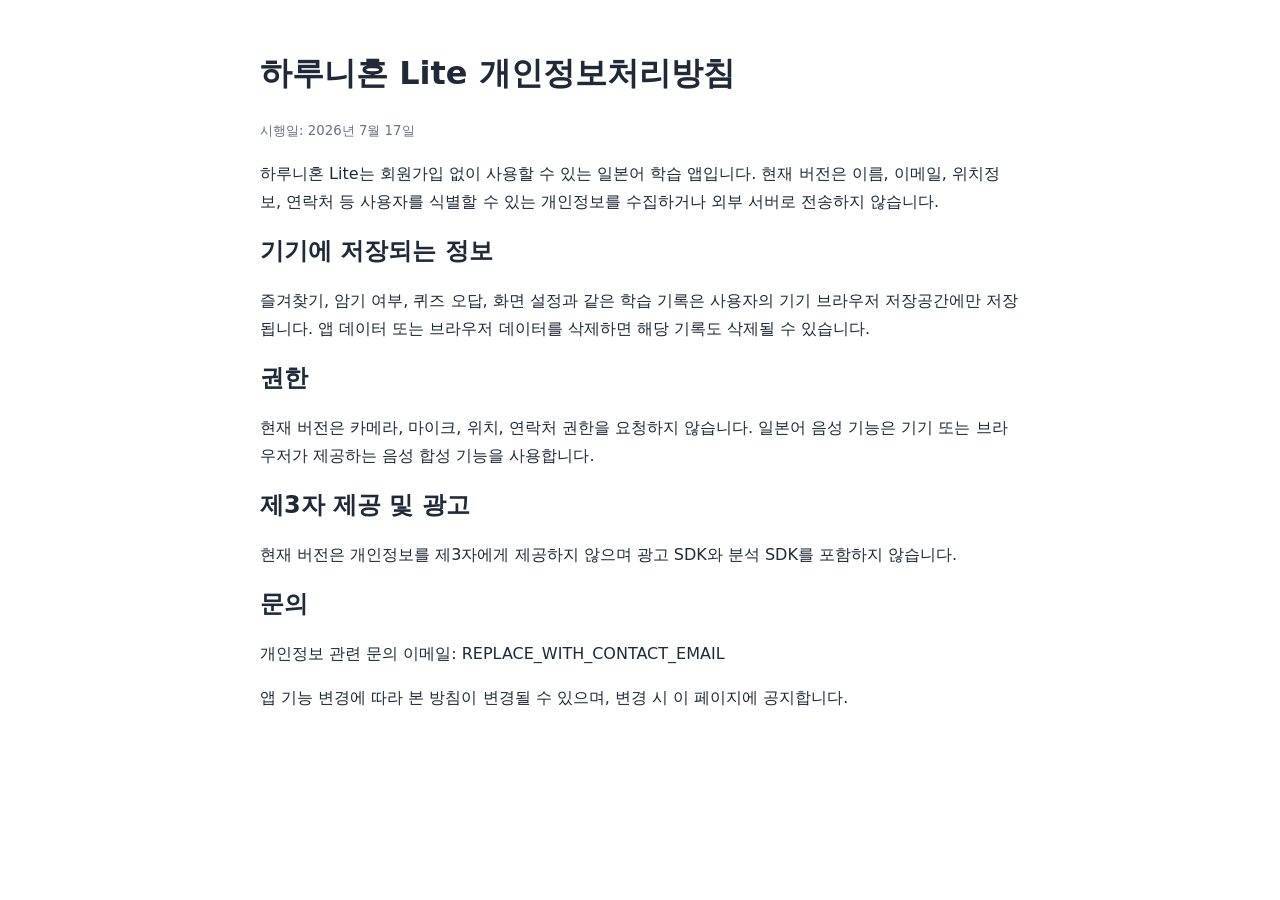
<file: privacy.html>
<!doctype html><html lang="ko"><head><meta charset="utf-8"><meta name="viewport" content="width=device-width,initial-scale=1"><title>개인정보처리방침 | 하루니혼 Lite</title><style>body{font-family:system-ui,sans-serif;max-width:760px;margin:0 auto;padding:32px 20px;line-height:1.75;color:#1f2937}h1,h2{line-height:1.3}small{color:#6b7280}</style></head><body><h1>하루니혼 Lite 개인정보처리방침</h1><small>시행일: 2026년 7월 17일</small><p>하루니혼 Lite는 회원가입 없이 사용할 수 있는 일본어 학습 앱입니다. 현재 버전은 이름, 이메일, 위치정보, 연락처 등 사용자를 식별할 수 있는 개인정보를 수집하거나 외부 서버로 전송하지 않습니다.</p><h2>기기에 저장되는 정보</h2><p>즐겨찾기, 암기 여부, 퀴즈 오답, 화면 설정과 같은 학습 기록은 사용자의 기기 브라우저 저장공간에만 저장됩니다. 앱 데이터 또는 브라우저 데이터를 삭제하면 해당 기록도 삭제될 수 있습니다.</p><h2>권한</h2><p>현재 버전은 카메라, 마이크, 위치, 연락처 권한을 요청하지 않습니다. 일본어 음성 기능은 기기 또는 브라우저가 제공하는 음성 합성 기능을 사용합니다.</p><h2>제3자 제공 및 광고</h2><p>현재 버전은 개인정보를 제3자에게 제공하지 않으며 광고 SDK와 분석 SDK를 포함하지 않습니다.</p><h2>문의</h2><p>개인정보 관련 문의 이메일: REPLACE_WITH_CONTACT_EMAIL</p><p>앱 기능 변경에 따라 본 방침이 변경될 수 있으며, 변경 시 이 페이지에 공지합니다.</p></body></html>
</file>
<file: styles.css>
:root{--bg:#f7f7fb;--surface:#fff;--ink:#202033;--muted:#77778b;--line:#e9e8f1;--primary:#2563eb;--primary-dark:#1d4ed8;--primary-soft:#eff6ff;--coral:#ef7d72;--coral-soft:#fff0ed;--mint:#42a889;--mint-soft:#eaf8f3;--gold:#e6a93f;--gold-soft:#fff7e6;--blue:#4b85c5;--blue-soft:#edf5ff;--danger:#d85c62;--shadow:0 10px 30px rgba(30,64,175,.08);--shadow-sm:0 4px 14px rgba(30,64,175,.06);--radius:22px}*{box-sizing:border-box}html,body{margin:0;min-height:100%;background:var(--bg);color:var(--ink);font-family:Inter,system-ui,-apple-system,"Noto Sans KR","Noto Sans JP",sans-serif;-webkit-tap-highlight-color:transparent}button,input,select{font:inherit}button{cursor:pointer}.app{max-width:720px;margin:auto;min-height:100vh;padding-bottom:96px}.app-header{padding:18px 20px 12px;position:sticky;top:0;z-index:10;background:rgba(247,247,251,.9);backdrop-filter:blur(14px);border-bottom:1px solid rgba(233,232,241,.7)}.brand{display:flex;align-items:center;gap:12px}.brand-mark{width:42px;height:42px;border-radius:14px;display:grid;place-items:center;background:linear-gradient(135deg,var(--primary),#60a5fa);color:#fff;font-family:"Noto Serif JP",serif;font-size:23px;font-weight:800;box-shadow:0 8px 18px rgba(37,99,235,.25)}.brand-copy{flex:1}.brand-copy .eyebrow{display:block;color:var(--primary);font-size:11px;font-weight:800;letter-spacing:.08em}.brand h1{font-size:22px;letter-spacing:-.7px;margin:1px 0 0}.icon-button{width:42px;height:42px;border:1px solid var(--line);border-radius:14px;background:var(--surface);box-shadow:var(--shadow-sm);font-size:18px}main{padding:14px 18px 28px}.view{display:none}.view.active{display:block;animation:fadeUp .25s ease}@keyframes fadeUp{from{opacity:.2;transform:translateY(5px)}to{opacity:1;transform:none}}.hero-card{min-height:245px;border-radius:30px;background:linear-gradient(135deg,#2563eb 0%,#2563eb 62%,#60a5fa 100%);color:#fff;padding:27px;display:grid;grid-template-columns:1fr 130px;gap:16px;overflow:hidden;position:relative;box-shadow:0 18px 40px rgba(29,78,216,.22)}.hero-card:before{content:"";position:absolute;width:220px;height:220px;border:1px solid rgba(255,255,255,.12);border-radius:50%;right:-85px;top:-95px}.hero-card:after{content:"";position:absolute;width:150px;height:150px;background:rgba(255,255,255,.06);border-radius:50%;right:35px;bottom:-95px}.hero-label{font-size:12px;font-weight:750;opacity:.85}.hero-card h2{font-size:25px;line-height:1.35;letter-spacing:-1px;margin:11px 0 8px}.hero-card p{font-size:13px;line-height:1.6;color:#dbeafe;margin:0 0 20px}.hero-cta{border:0;border-radius:14px;background:#fff;color:var(--primary-dark);font-weight:800;padding:12px 15px;box-shadow:0 8px 20px rgba(30,64,175,.15)}.hero-cta span{margin-left:12px}.hero-visual{align-self:center;width:124px;height:150px;border-radius:64px 64px 28px 28px;background:rgba(255,255,255,.14);border:1px solid rgba(255,255,255,.2);display:flex;flex-direction:column;align-items:center;justify-content:center;position:relative;z-index:1}.hero-visual b{font-family:"Noto Serif JP",serif;font-size:65px;line-height:1}.hero-visual small{font-size:11px;letter-spacing:.18em;opacity:.75}.hero-visual .sun{position:absolute;right:11px;top:12px;color:#ffd67b;font-size:22px}.today-panel{margin-top:14px;padding:20px;background:var(--surface);border:1px solid var(--line);border-radius:24px;box-shadow:var(--shadow-sm)}.progress-copy,.progress-head{display:flex;justify-content:space-between;align-items:center}.progress-copy span{font-size:14px;font-weight:750}.progress-copy b{color:var(--primary)}.bar{height:9px;background:#ecebf3;border-radius:999px;overflow:hidden;margin-top:11px}.bar span{display:block;height:100%;width:0;background:linear-gradient(90deg,var(--primary),#60a5fa);border-radius:999px;transition:width .3s}.stats{display:grid;grid-template-columns:repeat(4,1fr);gap:8px;margin-top:18px}.stat{text-align:center;padding:4px;border-right:1px solid var(--line)}.stat:last-child{border-right:0}.stat span{display:block;color:var(--muted);font-size:11px}.stat b{display:inline-block;font-size:22px;margin-top:5px}.stat small{font-size:11px;color:var(--muted);margin-left:2px}.section-heading{display:flex;align-items:end;justify-content:space-between;margin:27px 3px 13px}.section-heading span,.page-head>span{color:var(--primary);font-size:10px;font-weight:850;letter-spacing:.13em}.section-heading h2,.page-head h2{font-size:22px;letter-spacing:-.7px;margin:3px 0 0}.section-heading>small{color:var(--muted);font-size:11px}.quick{display:grid;grid-template-columns:1fr 1fr;gap:11px}.quick button{border:1px solid var(--line);background:var(--surface);border-radius:20px;padding:16px;text-align:left;display:flex;align-items:center;gap:12px;min-height:93px;box-shadow:var(--shadow-sm);color:var(--ink)}.quick button:active{transform:scale(.985)}.quick button.quick-main{grid-column:1/-1;min-height:104px;background:linear-gradient(135deg,#fff,#eff6ff);border-color:#bfdbfe}.quick-main>div{flex:1}.quick-main>b{font-size:22px;color:var(--primary)}.quick h3{font-size:16px;margin:2px 0 3px}.quick p{font-size:11px;color:var(--muted);margin:0;line-height:1.4}.quick em{font-style:normal;color:var(--primary);font-size:10px;font-weight:800}.quick-icon{width:43px;height:43px;flex:0 0 43px;border-radius:14px;display:grid;place-items:center;background:var(--primary-soft);color:var(--primary);font-size:20px;font-weight:850}.quick-icon.coral{background:var(--coral-soft);color:var(--coral)}.quick-icon.mint{background:var(--mint-soft);color:var(--mint)}.quick-icon.gold{background:var(--gold-soft);color:var(--gold)}.quick-icon.blue{background:var(--blue-soft);color:var(--blue)}.page-head{padding:10px 3px 18px}.page-head p{margin:7px 0 0;color:var(--muted);font-size:13px}.card{background:var(--surface);border:1px solid var(--line);border-radius:var(--radius);box-shadow:var(--shadow-sm);padding:20px}.daily-card{border-left:4px solid var(--coral)}.toolbar{display:grid;grid-template-columns:1.45fr .8fr;gap:9px;margin-bottom:10px;position:sticky;top:82px;z-index:6;background:var(--bg);padding:4px 0 8px}.search,.select{width:100%;border:1px solid var(--line);border-radius:15px;background:var(--surface);padding:13px 14px;color:var(--ink);outline:none}.search:focus,.select:focus{border-color:#93c5fd;box-shadow:0 0 0 3px var(--primary-soft)}.tabs{display:flex;gap:8px;overflow:auto;padding:1px 0 14px;scrollbar-width:none}.tabs::-webkit-scrollbar{display:none}.pill{border:1px solid var(--line);background:var(--surface);border-radius:999px;padding:9px 15px;white-space:nowrap;color:var(--muted);font-weight:700}.pill.active{background:var(--primary);color:#fff;border-color:var(--primary)}.kana-grid{display:grid;grid-template-columns:repeat(5,1fr);gap:8px}.kana{border:1px solid var(--line);background:var(--surface);border-radius:17px;padding:14px 3px;box-shadow:var(--shadow-sm);color:var(--ink)}.kana b{display:block;font-family:"Noto Serif JP",serif;font-size:27px}.kana small{color:var(--muted)}.list-card{display:grid;grid-template-columns:1fr auto;gap:12px;margin-bottom:10px;transition:.15s}.list-card:hover{border-color:#bfdbfe}.jp{font-family:"Noto Sans JP",sans-serif;font-size:26px;font-weight:800;letter-spacing:-.3px}.reading{color:var(--primary);margin-top:3px;font-size:14px}.korean-pron{margin-top:6px;font-size:13px;font-weight:700;color:var(--coral);line-height:1.45}.ko{font-size:17px;margin-top:9px}.meta{display:flex;gap:6px;flex-wrap:wrap;margin-top:11px}.chip{font-size:10px;padding:5px 8px;background:#f2f1f7;border-radius:999px;color:#737185}.actions{display:flex;gap:6px;align-items:flex-start;flex-wrap:wrap;justify-content:flex-end}.mini{min-width:42px;height:42px;border:1px solid var(--line);border-radius:13px;background:var(--surface);color:var(--ink)}.mini.active{background:var(--primary-soft);border-color:#bfdbfe}.count{color:var(--muted);font-size:12px;text-align:center;padding:8px}.flash{min-height:390px;display:flex;flex-direction:column;justify-content:center;align-items:center;text-align:center;background:linear-gradient(160deg,#fff,#eff6ff);border-top:5px solid var(--primary)}.flash .big{font-family:"Noto Sans JP",sans-serif;font-size:49px;font-weight:850;margin:24px 10px}.flash .answer{display:none}.flash.show .answer{display:block}.flash .answer .ko{font-size:23px}.study-controls{display:grid;grid-template-columns:1fr 1fr;gap:9px;margin-top:12px}.study-controls button,.full-button{padding:15px;border-radius:15px;border:1px solid var(--line);background:var(--surface);color:var(--ink);font-weight:700}.study-controls .primary,.full-button.primary{background:var(--primary);color:#fff;border-color:var(--primary)}.study-controls .success{background:var(--mint);color:#fff;border-color:var(--mint)}.quiz-card{padding-top:12px}.quiz-q{font-size:24px;font-weight:800;text-align:center;padding:20px 4px 24px}.option{display:block;width:100%;text-align:left;border:1px solid var(--line);background:var(--surface);padding:15px;border-radius:14px;margin:8px 0;color:var(--ink)}.option.correct{background:var(--mint-soft);border-color:var(--mint)}.option.wrong{background:#fff0f1;border-color:var(--danger)}.empty{text-align:center;padding:45px 10px;color:var(--muted)}.install{display:none;margin:10px 18px 0;background:var(--primary-soft);border:1px solid #bfdbfe;border-radius:18px;padding:14px;align-items:center;gap:10px}.install.show{display:flex}.install div{flex:1}.install b{display:block}.install small{display:block;color:var(--muted);margin-top:3px}.install button{border:0;background:var(--primary);color:#fff;border-radius:12px;padding:10px 14px}.grammar-progress{margin-bottom:11px}.grammar-card{margin-bottom:11px}.grammar-head{display:flex;align-items:flex-start;justify-content:space-between;gap:12px}.grammar-no{font-size:11px;color:var(--muted);font-weight:700}.grammar-pattern{font-family:"Noto Sans JP",sans-serif;font-size:23px;font-weight:850;margin:7px 0}.grammar-title{font-weight:800;color:var(--primary)}.grammar-explain{line-height:1.7;margin:14px 0;color:var(--ink);font-size:14px}.grammar-example{border-top:1px solid var(--line);padding:13px 0}.grammar-example .jp{font-size:20px}.grammar-actions{display:flex;gap:8px;margin-top:13px}.grammar-actions button{flex:1;padding:12px;border:1px solid var(--line);border-radius:13px;background:var(--surface);color:var(--ink);font-weight:750}.grammar-actions .done{background:var(--primary);color:#fff;border-color:var(--primary)}.grammar-card.completed{border-color:#93c5fd;background:linear-gradient(135deg,var(--surface),var(--primary-soft))}.settings-card{padding:7px 18px}.setting-row{width:100%;border:0;background:none;color:var(--ink);display:flex;align-items:center;justify-content:space-between;text-align:left;padding:17px 0;border-bottom:1px solid var(--line)}.setting-row span{display:flex;flex-direction:column;gap:4px}.setting-row small{color:var(--muted)}.setting-row em{font-style:normal;color:var(--primary);font-weight:800}.setting-row.danger em{color:var(--danger)}.storage-note{font-size:11px;color:var(--muted);line-height:1.6}nav{position:fixed;bottom:0;left:0;right:0;max-width:720px;margin:auto;display:grid;grid-template-columns:repeat(8,minmax(52px,1fr));overflow-x:auto;background:rgba(255,255,255,.96);backdrop-filter:blur(16px);border-top:1px solid var(--line);padding:7px 4px calc(7px + env(safe-area-inset-bottom));z-index:20;box-shadow:0 -8px 28px rgba(30,64,175,.07);scrollbar-width:none}nav::-webkit-scrollbar{display:none}nav button{border:0;background:none;color:#8a8998;font-size:10px;padding:4px 0;min-width:52px}nav span{display:block;font-size:19px;font-weight:750;margin-bottom:2px}nav button.active{color:var(--primary);font-weight:850}body.dark{--bg:#151520;--surface:#20202d;--ink:#f3f2fa;--muted:#aaa8ba;--line:#323142;--primary:#60a5fa;--primary-dark:#dbeafe;--primary-soft:#172554;--coral:#f09a91;--coral-soft:#3c292d;--mint:#69c3a6;--mint-soft:#203a34;--gold-soft:#3a3322;--blue-soft:#233349}body.dark .app-header{background:rgba(21,21,32,.9)}body.dark nav{background:rgba(30,30,43,.96)}body.dark .hero-card{background:linear-gradient(135deg,#1d4ed8,#1d4ed8)}body.dark .quick button.quick-main,body.dark .flash{background:linear-gradient(145deg,var(--surface),#172554)}body.dark .chip{background:#302f40;color:#c6c4d1}body.large-text{font-size:18px}@media(max-width:480px){main{padding-left:14px;padding-right:14px}.app-header{padding-left:16px;padding-right:16px}.hero-card{grid-template-columns:1fr 96px;min-height:230px;padding:22px}.hero-card h2{font-size:22px}.hero-visual{width:90px;height:130px}.hero-visual b{font-size:52px}.stats{grid-template-columns:1fr 1fr}.stat:nth-child(2){border-right:0}.stat:nth-child(-n+2){padding-bottom:10px;border-bottom:1px solid var(--line)}.quick{gap:9px}.quick button{padding:13px;gap:9px}.quick-icon{width:39px;height:39px;flex-basis:39px}.toolbar{grid-template-columns:1fr;top:72px}.list-card{grid-template-columns:1fr}.actions{justify-content:flex-start}.jp{font-size:24px}.section-heading>small{display:none}}@media(max-width:350px){.hero-visual{display:none}.hero-card{grid-template-columns:1fr}.quick{grid-template-columns:1fr}.quick button.quick-main{grid-column:auto}}

/* v1.3.0 continuous listening */
.continuous-player{margin-bottom:13px;padding:18px;background:linear-gradient(145deg,var(--surface),var(--primary-soft));border-color:#bfdbfe}.player-head{display:flex;justify-content:space-between;gap:14px;align-items:flex-start}.player-head span{display:block;color:var(--primary);font-size:9px;font-weight:850;letter-spacing:.13em}.player-head h3{margin:4px 0 5px;font-size:18px}.player-head p{margin:0;color:var(--muted);font-size:12px;line-height:1.55}.player-badge{flex:0 0 auto;border-radius:999px;padding:7px 10px;background:var(--surface);border:1px solid #bfdbfe;color:var(--primary);font-size:11px;font-weight:850}.player-badge.playing{background:var(--primary);color:#fff}.player-now{margin-top:15px;padding:15px;border-radius:16px;background:var(--surface);border:1px solid var(--line);display:flex;flex-direction:column;gap:5px}.player-now small{color:var(--muted);font-size:10px}.player-now strong{font-family:"Noto Sans JP",sans-serif;font-size:22px;line-height:1.35}.player-now span{color:var(--coral);font-size:13px;font-weight:700;line-height:1.45}.player-settings{display:grid;grid-template-columns:1fr 1fr;gap:9px;margin-top:10px}.player-settings label{display:flex;flex-direction:column;gap:6px;color:var(--muted);font-size:10px;font-weight:750}.player-settings select{width:100%;border:1px solid var(--line);border-radius:13px;background:var(--surface);color:var(--ink);padding:11px}.player-controls{display:grid;grid-template-columns:1.5fr .8fr;gap:9px;margin-top:10px}.player-controls button{border:1px solid var(--line);border-radius:14px;background:var(--surface);color:var(--ink);padding:13px;font-weight:800}.player-controls .primary{background:var(--primary);border-color:var(--primary);color:#fff}.player-status{margin-top:9px;min-height:18px;color:var(--muted);font-size:11px;text-align:center}.continuous-player.is-playing{box-shadow:0 10px 28px rgba(37,99,235,.14)}body.dark .continuous-player{border-color:#315aa8}@media(max-width:480px){.player-settings{grid-template-columns:1fr}.player-head p{max-width:260px}.player-now strong{font-size:20px}}

/* v1.4.0 responsive desktop workspace */
@media (min-width: 900px){
  html{background:#eef3fb}
  body{min-width:900px;background:var(--bg)}
  .app{max-width:none;min-height:100vh;margin:0;padding:0 0 0 224px}
  .app-header{height:76px;padding:14px 32px;position:sticky;top:0;border-bottom:1px solid var(--line);box-shadow:0 4px 18px rgba(30,64,175,.04)}
  .brand{max-width:1240px;margin:0 auto}
  .brand-mark{width:44px;height:44px}
  .brand-copy .eyebrow{font-size:10px}
  .brand h1{font-size:21px}
  main{width:min(1240px,calc(100vw - 272px));margin:0 auto;padding:28px 0 54px}
  .view.active{animation:none}
  .page-head{padding:0 0 22px;border-bottom:1px solid var(--line);margin-bottom:20px}
  .page-head h2{font-size:27px}
  .page-head p{font-size:14px}
  .section-heading{margin-top:30px}
  .section-heading h2{font-size:23px}

  nav{top:0;bottom:0;left:0;right:auto;width:224px;max-width:none;margin:0;padding:104px 16px 24px;display:flex;flex-direction:column;gap:5px;overflow:visible;background:var(--surface);border:0;border-right:1px solid var(--line);box-shadow:8px 0 30px rgba(30,64,175,.05);backdrop-filter:none}
  nav:before{content:"학습 메뉴";position:absolute;top:76px;left:25px;color:var(--muted);font-size:10px;font-weight:850;letter-spacing:.12em}
  nav button{width:100%;min-width:0;padding:12px 14px;border-radius:13px;display:flex;align-items:center;gap:12px;text-align:left;font-size:13px;font-weight:720;transition:.16s}
  nav button:hover{background:var(--primary-soft);color:var(--primary)}
  nav button.active{background:var(--primary);color:#fff;box-shadow:0 7px 16px rgba(37,99,235,.2)}
  nav span{width:25px;margin:0;text-align:center;font-size:18px}

  .install{max-width:1240px;margin:16px auto 0}
  #home.view.active{display:grid;grid-template-columns:minmax(0,1.45fr) minmax(300px,.75fr);gap:18px 20px}
  #home .hero-card{grid-column:1;min-height:282px;margin:0}
  #home .today-panel{grid-column:2;margin:0;display:flex;flex-direction:column;justify-content:center}
  #home .section-heading,#home .quick,#home .daily-card{grid-column:1/-1}
  .hero-card{padding:34px;grid-template-columns:1fr 170px}
  .hero-card h2{font-size:31px}
  .hero-card p{font-size:14px}
  .hero-visual{width:155px;height:188px}
  .hero-visual b{font-size:78px}
  .stats{grid-template-columns:1fr 1fr;gap:0 8px}
  .stat{padding:11px 4px}
  .stat:nth-child(2){border-right:0}
  .stat:nth-child(-n+2){border-bottom:1px solid var(--line)}
  .quick{grid-template-columns:repeat(3,minmax(0,1fr));gap:13px}
  .quick button.quick-main{grid-column:span 2;min-height:106px}
  .quick button{min-height:106px;padding:18px}
  .daily-card{min-height:122px}

  .toolbar{top:92px;grid-template-columns:minmax(260px,1fr) 220px;padding:7px 0 12px;margin-bottom:12px}
  .card{border-radius:18px;padding:19px}
  .continuous-player{display:grid;grid-template-columns:minmax(260px,1.2fr) minmax(220px,.9fr) minmax(230px,.8fr);gap:14px 18px;align-items:end;padding:20px 22px}
  .player-head{grid-column:1}
  .player-now{grid-column:2;margin:0;min-height:102px;justify-content:center}
  .player-settings{grid-column:3;margin:0}
  .player-controls{grid-column:1/3;margin:0;grid-template-columns:190px 120px}
  .player-status{grid-column:3;margin:0;text-align:left;align-self:center}
  .player-head p{max-width:400px}
  .player-now strong{font-size:20px}
  #wordList,#talkList,#wrongList{display:grid;grid-template-columns:repeat(2,minmax(0,1fr));gap:11px}
  #wordList .list-card,#talkList .list-card,#wrongList .list-card{margin:0;min-width:0}
  #grammarList{display:grid;grid-template-columns:repeat(2,minmax(0,1fr));gap:12px}
  #grammarList .grammar-card{margin:0}
  .kana-grid{grid-template-columns:repeat(10,minmax(0,1fr));gap:9px}
  .kana{padding:15px 4px}
  .flash{min-height:480px;max-width:820px;margin:0 auto}
  .study-controls{max-width:820px;margin:14px auto 0;grid-template-columns:repeat(3,1fr)}
  .quiz-card,.full-button,.settings-card{max-width:860px;margin-left:auto;margin-right:auto}
  .full-button{display:block;width:100%;margin-top:12px}
  .actions{max-width:112px}
}

@media (min-width: 1280px){
  .app{padding-left:244px}
  nav{width:244px;padding-left:20px;padding-right:20px}
  main{width:min(1320px,calc(100vw - 308px))}
  .brand{max-width:1320px}
  .install{max-width:1320px}
  #wordList,#talkList,#wrongList{grid-template-columns:repeat(3,minmax(0,1fr))}
}

@media (min-width:900px) and (max-width:1100px){
  .app{padding-left:190px}
  nav{width:190px;padding-left:12px;padding-right:12px}
  main{width:calc(100vw - 230px)}
  #home.view.active{grid-template-columns:1fr}
  #home .hero-card,#home .today-panel,#home .section-heading,#home .quick,#home .daily-card{grid-column:1}
  #home .today-panel{margin-top:0}
  .continuous-player{grid-template-columns:1fr 1fr}
  .player-head{grid-column:1/-1}
  .player-now{grid-column:1}
  .player-settings{grid-column:2}
  .player-controls{grid-column:1}
  .player-status{grid-column:2}
  #wordList,#talkList,#wrongList,#grammarList{grid-template-columns:1fr 1fr}
}
</file>
<file: web/styles.css>
:root{--bg:#f4f6fb;--card:#fff;--ink:#151922;--muted:#747b89;--line:#e3e7ef;--blue:#356de8;--blue-soft:#eaf1ff;--green:#1f9d68;--red:#d04a4a;--shadow:0 8px 24px rgba(31,46,83,.07);--radius:22px}*{box-sizing:border-box}html,body{margin:0;min-height:100%;background:var(--bg);color:var(--ink);font-family:system-ui,-apple-system,"Noto Sans KR","Noto Sans JP",sans-serif}button,input,select{font:inherit}button{cursor:pointer}.app{max-width:680px;margin:auto;min-height:100vh;padding-bottom:94px}header{padding:25px 20px 15px;position:sticky;top:0;z-index:10;background:linear-gradient(var(--bg) 84%,transparent)}.brand{display:flex;justify-content:space-between;gap:14px;align-items:flex-start}.brand h1{font-size:31px;letter-spacing:-1px;margin:0 0 5px}.brand p{margin:0;color:var(--muted);font-size:14px}.icon-button{width:52px;height:52px;border:1px solid var(--line);border-radius:17px;background:var(--card);box-shadow:var(--shadow);font-size:22px}main{padding:0 18px 25px}.view{display:none}.view.active{display:block}.section-title{font-size:23px;margin:12px 4px 16px}.card{background:var(--card);border:1px solid var(--line);border-radius:var(--radius);box-shadow:var(--shadow);padding:20px}.stats{display:grid;grid-template-columns:1fr 1fr;gap:12px}.stat{min-height:122px}.stat span{color:var(--muted);font-size:14px}.stat b{display:block;font-size:37px;margin-top:13px}.progress{margin-top:12px}.progress-head{display:flex;justify-content:space-between}.bar{height:10px;background:#e8ecf4;border-radius:999px;overflow:hidden;margin-top:12px}.bar span{display:block;height:100%;width:0;background:var(--blue);transition:width .25s}.quick{display:grid;grid-template-columns:1fr 1fr;gap:12px}.quick button{min-height:116px;text-align:left;border:1px solid var(--line);background:var(--card);border-radius:21px;padding:19px;box-shadow:var(--shadow)}.quick button.primary{background:var(--blue);color:white;border-color:var(--blue)}.quick .emoji{font-size:27px}.quick h3{font-size:18px;margin:10px 0 3px}.quick p{font-size:13px;color:var(--muted);margin:0}.quick .primary p{color:#dbe7ff}.toolbar{display:grid;grid-template-columns:1.5fr 1fr;gap:9px;margin-bottom:12px}.search,.select{width:100%;border:1px solid var(--line);border-radius:15px;background:var(--card);padding:14px}.tabs{display:flex;gap:8px;overflow:auto;padding:2px 0 13px}.pill{border:1px solid var(--line);background:var(--card);border-radius:999px;padding:9px 13px;white-space:nowrap}.pill.active{background:var(--blue);color:white;border-color:var(--blue)}.kana-grid{display:grid;grid-template-columns:repeat(5,1fr);gap:8px}.kana{border:1px solid var(--line);background:var(--card);border-radius:15px;padding:12px 3px}.kana b{display:block;font-size:25px}.kana small{color:var(--muted)}.list-card{display:grid;grid-template-columns:1fr auto;gap:12px;margin-bottom:11px}.jp{font-size:28px;font-weight:800}.reading{color:#2e69c9;margin-top:3px}.ko{font-size:18px;margin-top:9px}.meta{display:flex;gap:6px;flex-wrap:wrap;margin-top:10px}.chip{font-size:11px;padding:5px 8px;background:#f0f2f6;border-radius:999px;color:#687080}.actions{display:flex;gap:6px;align-items:flex-start;flex-wrap:wrap;justify-content:flex-end}.mini{min-width:46px;height:46px;border:1px solid var(--line);border-radius:13px;background:var(--card)}.mini.active{background:var(--blue-soft);border-color:#bdd0ff}.count{color:var(--muted);font-size:13px;text-align:center;padding:8px}.flash{min-height:390px;display:flex;flex-direction:column;justify-content:center;align-items:center;text-align:center}.flash .big{font-size:50px;font-weight:850;margin:20px}.flash .answer{display:none}.flash.show .answer{display:block}.flash .answer .ko{font-size:25px}.study-controls{display:grid;grid-template-columns:1fr 1fr;gap:10px;margin-top:13px}.study-controls button,.full-button{padding:16px;border-radius:16px;border:1px solid var(--line);background:var(--card)}.study-controls .primary,.full-button.primary{background:var(--blue);color:white;border-color:var(--blue)}.quiz-q{font-size:27px;font-weight:800;text-align:center;padding:18px 4px 22px}.option{display:block;width:100%;text-align:left;border:1px solid var(--line);background:var(--card);padding:16px;border-radius:15px;margin:9px 0}.option.correct{background:#e8f8f0;border-color:#32a979}.option.wrong{background:#fdecec;border-color:#d75757}.empty{text-align:center;padding:45px 10px;color:var(--muted)}.install{display:none;margin:0 18px 12px;background:var(--blue-soft);border:1px solid #c8d8ff;border-radius:18px;padding:14px;align-items:center;gap:10px}.install.show{display:flex}.install div{flex:1}.install b{display:block}.install small{color:#5f6c83}.install button{border:0;background:var(--blue);color:#fff;border-radius:12px;padding:10px 14px}nav{position:fixed;bottom:0;left:0;right:0;max-width:680px;margin:auto;display:grid;grid-template-columns:repeat(8,1fr);background:#fffdf7;border-top:1px solid var(--line);padding:7px 2px calc(7px + env(safe-area-inset-bottom));z-index:20}nav button{border:0;background:none;color:#697181;font-size:10px;padding:4px 0}nav span{display:block;font-size:20px;margin-bottom:2px}nav button.active{color:var(--blue);font-weight:800}body.dark{--bg:#11151d;--card:#1b212c;--ink:#f4f7fb;--muted:#a1adbd;--line:#30394a;--blue-soft:#1b315d}body.dark header{background:linear-gradient(var(--bg) 84%,transparent)}body.dark nav{background:#171c25f5}body.dark .chip{background:#2a3240;color:#ccd4df}body.large-text{font-size:18px}@media(max-width:390px){main{padding-left:14px;padding-right:14px}.brand h1{font-size:28px}.stats,.quick{gap:9px}.stat{min-height:112px;padding:17px}.stat b{font-size:33px}.toolbar{grid-template-columns:1fr}.jp{font-size:25px}.list-card{grid-template-columns:1fr}.actions{justify-content:flex-start}nav button{font-size:9px}}
.korean-pron{margin-top:5px;font-size:.9rem;font-weight:650;color:#356de8;line-height:1.45}.dark .korean-pron{color:#8fb2ff}.flash .korean-pron{font-size:1rem;margin-top:8px}

.grammar-progress{margin-bottom:12px}.grammar-card{margin-bottom:12px}.grammar-head{display:flex;align-items:flex-start;justify-content:space-between;gap:12px}.grammar-no{font-size:12px;color:var(--muted);font-weight:700}.grammar-pattern{font-size:24px;font-weight:850;margin:6px 0}.grammar-title{font-weight:750;color:var(--blue)}.grammar-explain{line-height:1.7;margin:14px 0;color:var(--ink)}.grammar-example{border-top:1px solid var(--line);padding:13px 0}.grammar-example:last-child{padding-bottom:0}.grammar-example .jp{font-size:21px}.grammar-actions{display:flex;gap:8px;margin-top:14px}.grammar-actions button{flex:1;padding:12px;border:1px solid var(--line);border-radius:13px;background:var(--card)}.grammar-actions .done{background:var(--blue);color:#fff;border-color:var(--blue)}.grammar-card.completed{border-color:#91b2ff;background:linear-gradient(135deg,var(--card),var(--blue-soft))}@media(max-width:430px){nav{overflow-x:auto;grid-template-columns:repeat(8,minmax(48px,1fr))}.grammar-pattern{font-size:21px}}
</file>
